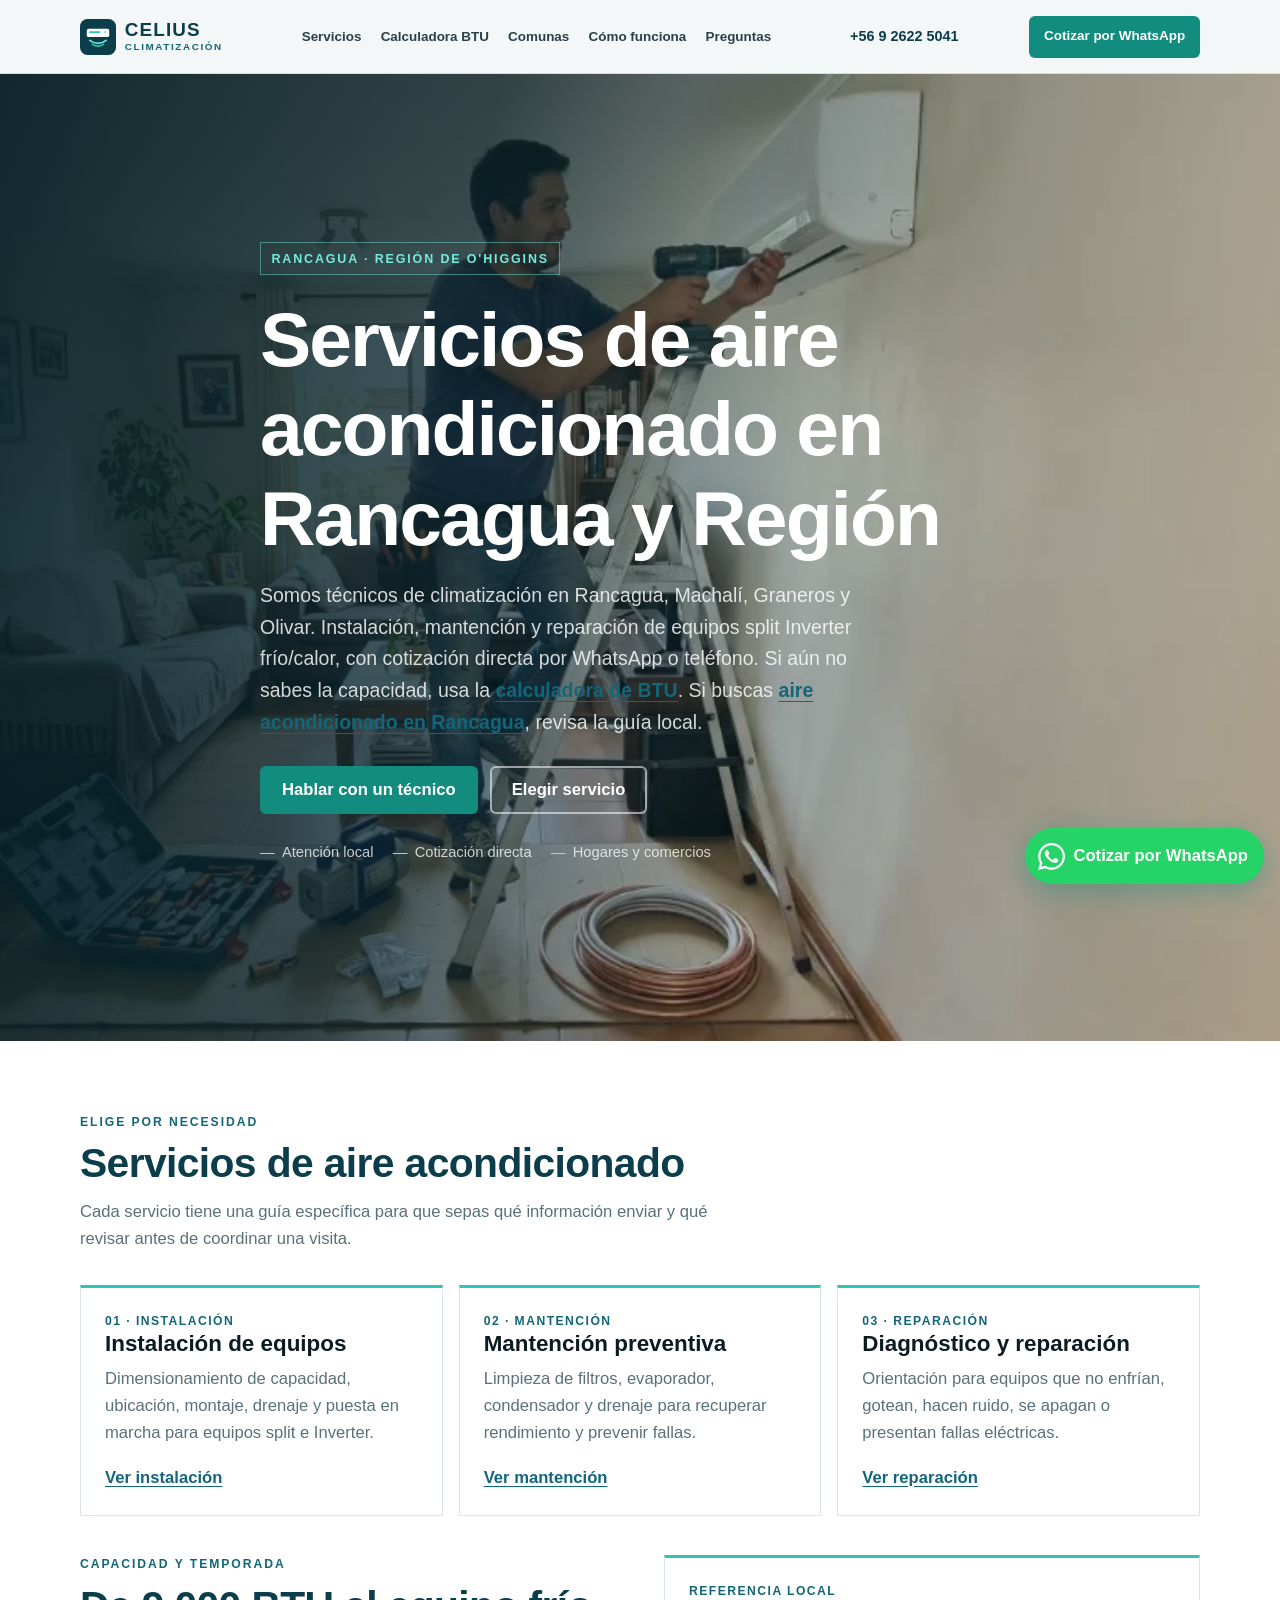
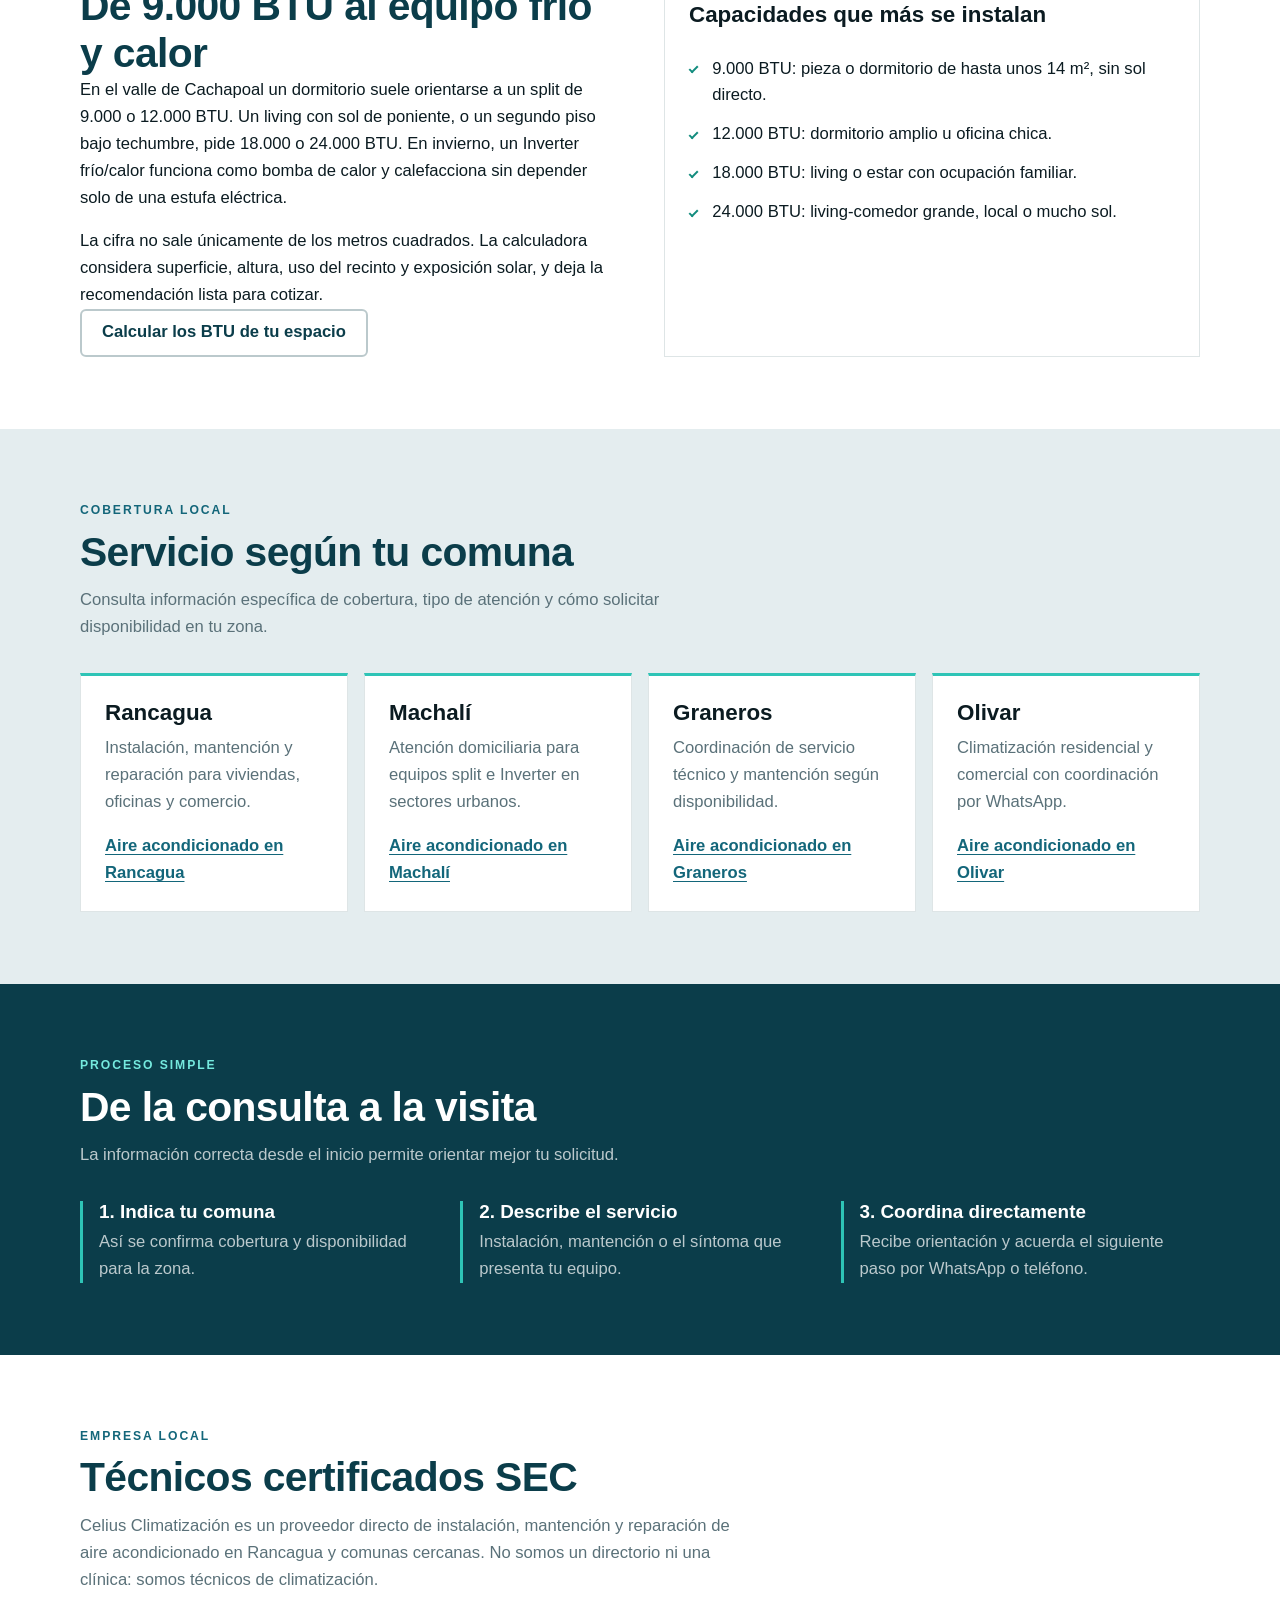
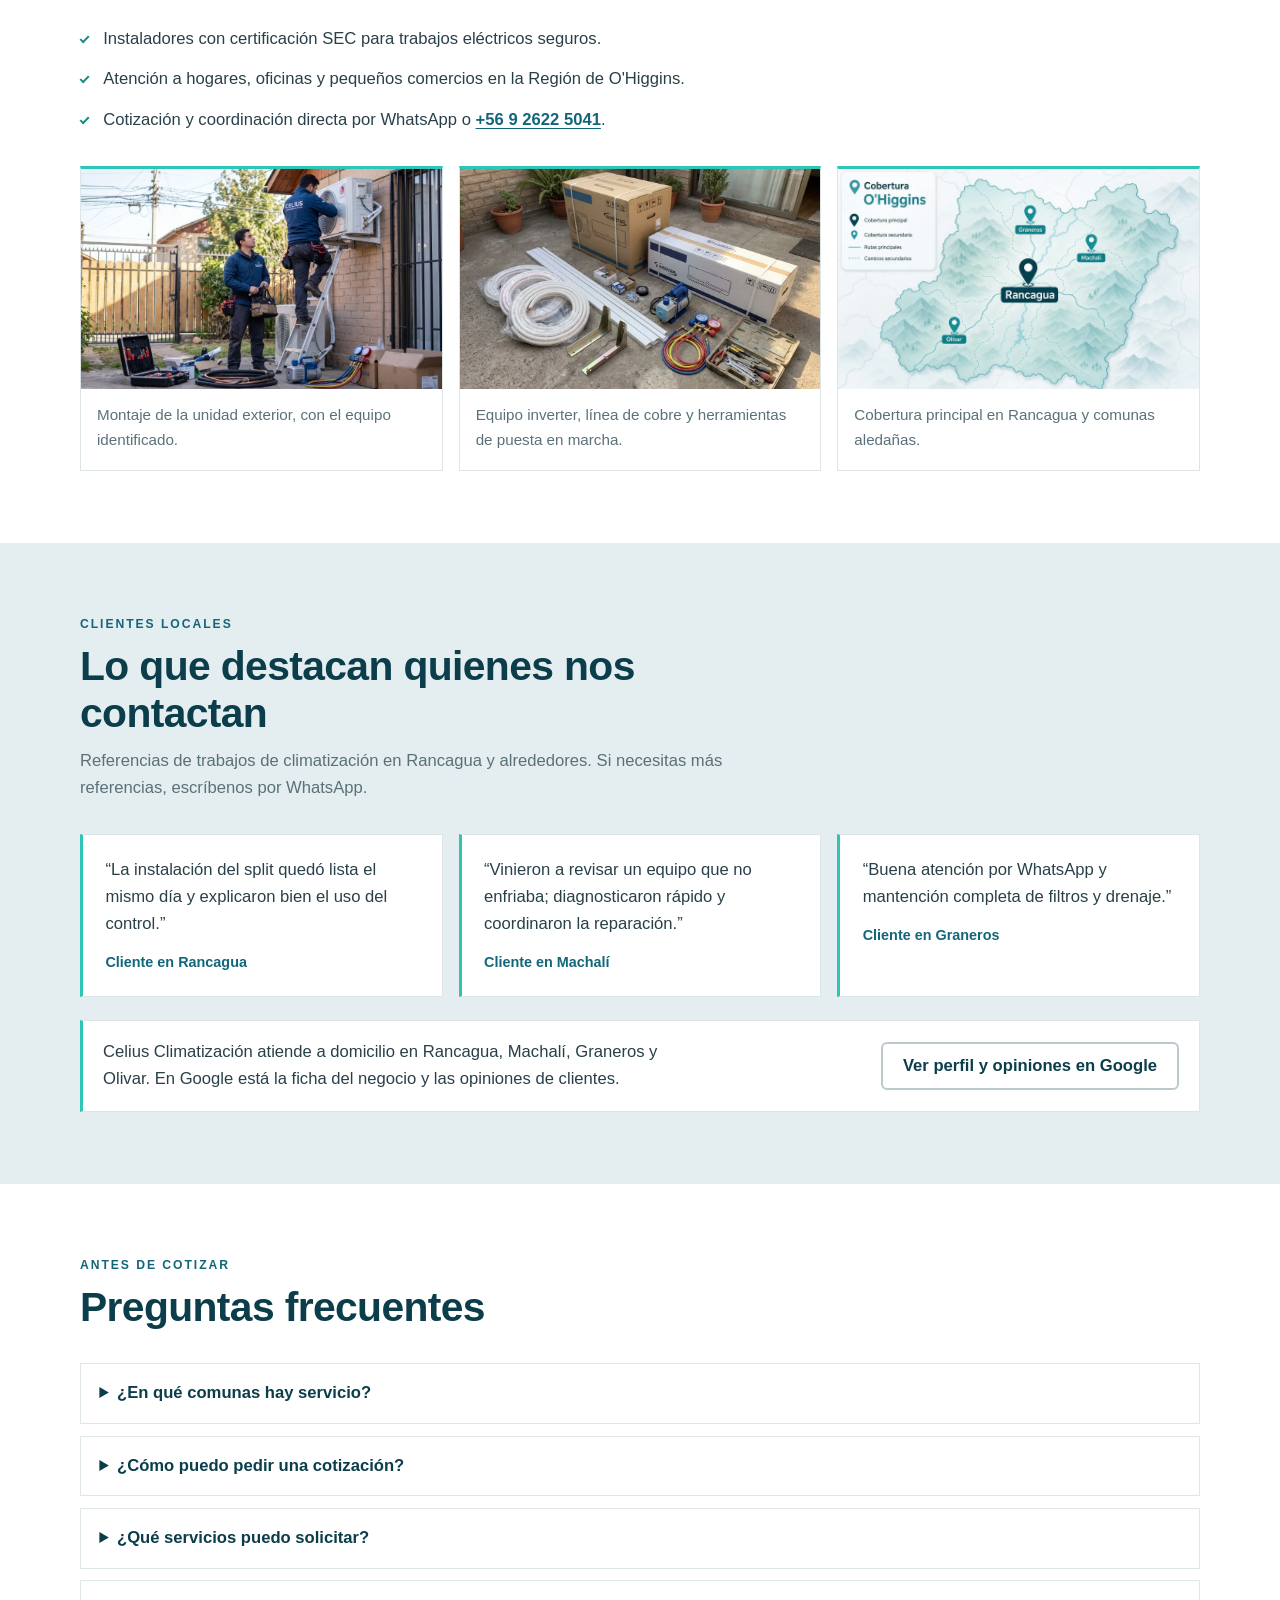
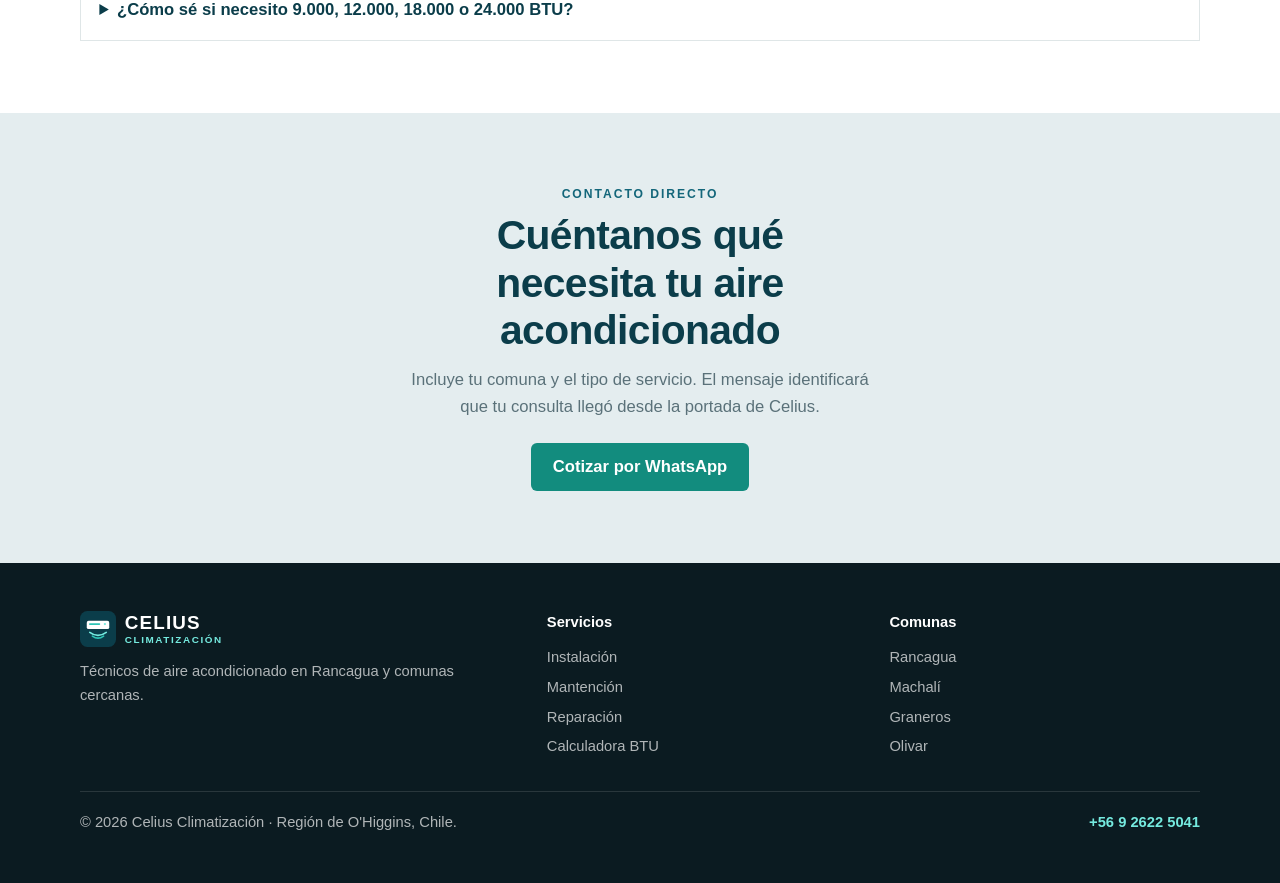
<file: index.html>
<!DOCTYPE html>
<html lang="es-CL">
<head>
  <meta charset="UTF-8">
  <meta name="viewport" content="width=device-width, initial-scale=1">
  <meta name="theme-color" content="#0B3D4A">
  <title>Celius Climatización | Servicios de Aire Acondicionado en Rancagua y Región</title>
  <meta name="description" content="Cotiza instalación, mantención y reparación de aire acondicionado en Rancagua, Machalí, Graneros y Olivar. Contacto directo por WhatsApp.">
  <meta name="robots" content="index, follow, max-image-preview:large">
  <meta name="geo.region" content="CL-LI">
  <meta name="geo.placename" content="Rancagua">
  <meta name="author" content="Celius Climatización">
  <link rel="canonical" href="https://www.celius.cl/">
<link rel="icon" href="/favicon.ico?v=20261123" sizes="any">
  <link rel="icon" type="image/svg+xml" href="/favicon.svg?v=20261123">
  <link rel="icon" type="image/png" href="/favicon-32.png?v=20261123" sizes="32x32">
  <link rel="icon" type="image/png" href="/icon-192.png" sizes="192x192">
  <link rel="apple-touch-icon" href="/icon-192.png">
  <link rel="preload" as="image" href="/images/hero-tecnico-living.webp" type="image/webp" fetchpriority="high">
  <link rel="stylesheet" href="/assets/site.css?v=20261123c">
  <link rel="alternate" type="text/plain" title="LLMs.txt" href="https://www.celius.cl/llms.txt">
  <meta property="og:type" content="website">
  <meta property="og:locale" content="es_CL">
  <meta property="og:site_name" content="Celius Climatización">
  <meta property="og:title" content="Celius Climatización | Servicios de Aire Acondicionado en Rancagua y Región">
  <meta property="og:description" content="Instalación, mantención y reparación de aire acondicionado en Rancagua y comunas cercanas. Cotiza por WhatsApp.">
  <meta property="og:url" content="https://www.celius.cl/">
  <meta property="og:image" content="https://www.celius.cl/og-image.jpg?v=20261123">
  <meta property="og:image:width" content="1200">
  <meta property="og:image:height" content="630">
  <meta property="og:image:alt" content="Celius Climatización, aire acondicionado en Rancagua y la Región de O'Higgins">
  <meta name="twitter:card" content="summary_large_image">
  <meta name="twitter:title" content="Celius Climatización | Servicios de Aire Acondicionado en Rancagua y Región">
  <meta name="twitter:description" content="Cotiza instalación, mantención o reparación en Rancagua y alrededores.">
  <meta name="twitter:image" content="https://www.celius.cl/og-image.jpg?v=20261123">
  <!-- GA4 (G-91S6S167R1) se carga desde /assets/site.js — un solo lugar. -->
  <script type="application/ld+json">
  {
    "@context": "https://schema.org",
    "@graph": [
      {
        "@type": "WebSite",
        "@id": "https://www.celius.cl/#website",
        "url": "https://www.celius.cl/",
        "name": "Celius Climatización",
        "alternateName": "Celius Aire Acondicionado",
        "inLanguage": "es-CL",
        "publisher": {"@id": "https://www.celius.cl/#business"}
      },
      {
        "@type": "WebPage",
        "@id": "https://www.celius.cl/#webpage",
        "url": "https://www.celius.cl/",
        "name": "Celius Climatización | Servicios de Aire Acondicionado en Rancagua y Región",
        "description": "Técnicos de aire acondicionado en Rancagua, Machalí, Graneros y Olivar: instalación, mantención y reparación con cotización directa.",
        "isPartOf": {"@id": "https://www.celius.cl/#website"},
        "about": {"@id": "https://www.celius.cl/#business"},
        "inLanguage": "es-CL",
        "primaryImageOfPage": {"@type": "ImageObject", "url": "https://www.celius.cl/images/hero-tecnico-living.jpg", "width": 1024, "height": 571}
      },
      {
        "@type": ["HVACBusiness", "LocalBusiness"],
        "@id": "https://www.celius.cl/#business",
        "name": "Celius Climatización",
        "alternateName": ["Celius", "Celius Aire Acondicionado"],
        "legalName": "Celius Climatización",
        "url": "https://www.celius.cl/",
        "telephone": "+56926225041",
        "image": "https://www.celius.cl/images/hero-instalacion-exterior.jpg",
        "logo": {"@type": "ImageObject", "url": "https://www.celius.cl/icon-512.png", "width": 512, "height": 512},
        "priceRange": "$$",
        "description": "Técnicos de aire acondicionado en Rancagua: instalación, mantención y reparación de climatización para hogares y comercios. Atención a domicilio en Machalí, Graneros y Olivar.",
        "address": {
          "@type": "PostalAddress",
          "addressLocality": "Rancagua",
          "addressRegion": "Región del Libertador General Bernardo O'Higgins",
          "addressCountry": "CL"
        },
        "geo": {
          "@type": "GeoCircle",
          "geoMidpoint": {"@type": "GeoCoordinates", "latitude": -34.1654, "longitude": -70.7398},
          "geoRadius": "25000"
        },
        "areaServed": [
          {"@type": "City", "name": "Rancagua", "sameAs": "https://www.wikidata.org/wiki/Q4582"},
          {"@type": "City", "name": "Machalí", "sameAs": "https://www.wikidata.org/wiki/Q16915"},
          {"@type": "City", "name": "Graneros", "sameAs": "https://www.wikidata.org/wiki/Q13068"},
          {"@type": "City", "name": "Olivar", "sameAs": "https://www.wikidata.org/wiki/Q51053"},
          {"@type": "AdministrativeArea", "name": "Región del Libertador General Bernardo O'Higgins", "sameAs": "https://www.wikidata.org/wiki/Q2133"}
        ],
        "knowsAbout": ["aire acondicionado", "climatización", "instalación split", "aire acondicionado inverter frío calor", "cálculo de BTU", "mantención inverter", "certificación SEC"],
        "sameAs": [
          "https://www.google.com/search?kgmid=/g/11_0j950ym",
          "https://share.google/n70Rb0o22h0WcMHFc"
        ],
        "hasMap": "https://www.google.com/search?kgmid=/g/11_0j950ym&hl=es-CL",
        "hasCredential": {
          "@type": "EducationalOccupationalCredential",
          "name": "Instalador autorizado SEC",
          "credentialCategory": "Certificación SEC",
          "recognizedBy": {"@type": "Organization", "name": "Superintendencia de Electricidad y Combustibles"}
        },
        "openingHoursSpecification": {
          "@type": "OpeningHoursSpecification",
          "dayOfWeek": ["Monday", "Tuesday", "Wednesday", "Thursday", "Friday", "Saturday"],
          "opens": "09:00",
          "closes": "19:00"
        },
        "hasOfferCatalog": {
          "@type": "OfferCatalog",
          "name": "Servicios de aire acondicionado",
          "itemListElement": [
            {"@type": "Offer", "itemOffered": {"@type": "Service", "name": "Instalación de aire acondicionado", "url": "https://www.celius.cl/instalacion-aire-acondicionado/"}},
            {"@type": "Offer", "itemOffered": {"@type": "Service", "name": "Mantención de aire acondicionado", "url": "https://www.celius.cl/mantencion-aire-acondicionado/"}},
            {"@type": "Offer", "itemOffered": {"@type": "Service", "name": "Reparación de aire acondicionado", "url": "https://www.celius.cl/reparacion-aire-acondicionado/"}},
            {"@type": "Offer", "itemOffered": {"@type": "Service", "name": "Calculadora de BTU", "url": "https://www.celius.cl/calculadora-btu/"}}
          ]
        }
      },
      {
        "@type": "FAQPage",
        "mainEntity": [
          {
            "@type": "Question",
            "name": "¿En qué comunas hay servicio de aire acondicionado?",
            "acceptedAnswer": {"@type": "Answer", "text": "La cobertura principal incluye Rancagua, Machalí, Graneros y Olivar, sujeta a disponibilidad del técnico."}
          },
          {
            "@type": "Question",
            "name": "¿Cómo puedo pedir una cotización?",
            "acceptedAnswer": {"@type": "Answer", "text": "Puedes escribir por WhatsApp indicando tu comuna, el servicio que necesitas y, si corresponde, una foto del equipo."}
          },
          {
            "@type": "Question",
            "name": "¿Qué servicios de climatización se pueden cotizar?",
            "acceptedAnswer": {"@type": "Answer", "text": "Puedes solicitar instalación de equipos, mantención preventiva, diagnóstico, reparación y revisión de una posible recarga de refrigerante."}
          },
          {
            "@type": "Question",
            "name": "¿Cómo sé si necesito 9.000, 12.000, 18.000 o 24.000 BTU?",
            "acceptedAnswer": {"@type": "Answer", "text": "Depende de los metros, la altura, el uso y el sol. Un dormitorio sombrío suele quedar en 9.000 o 12.000 BTU y un living con poniente en 18.000 o 24.000 BTU. La calculadora de Celius orienta el rango, y la visita confirma muro, drenaje y punto eléctrico. Para calefacción de invierno se usa un equipo Inverter frío/calor."}
          }
        ]
      }
    ]
  }
  </script>
</head>
<body data-page="inicio">
  <a class="skip-link" href="#contenido">Saltar al contenido</a>
  <header class="site-header">
    <div class="wrap header-inner">
      <a class="logo" href="/" aria-label="Celius Climatización, inicio"><svg class="logo-iso" viewBox="0 0 48 48" aria-hidden="true" focusable="false"><rect width="48" height="48" rx="10" fill="#0B3D4A"/><rect x="9" y="13" width="30" height="11" rx="2.5" fill="#fff"/><rect x="12" y="16.2" width="15" height="2.4" rx="1.2" fill="#2EC4B6"/><circle cx="33.2" cy="17.4" r="1.5" fill="#75EADF"/><path d="M13 28.5c7 5.2 15 5.2 22 0" fill="none" stroke="#75EADF" stroke-width="2.2" stroke-linecap="round"/><path d="M16.5 33.5c5 3.6 10 3.6 15 0" fill="none" stroke="#2EC4B6" stroke-width="2.2" stroke-linecap="round"/></svg><span class="logo-words"><span class="logo-mark">Celius</span><span class="logo-sub">Climatización</span></span></a>
      <button class="nav-toggle" type="button" aria-expanded="false" aria-controls="site-nav" aria-label="Abrir menú"><span></span></button>
      <nav class="site-nav" id="site-nav" aria-label="Principal">
        <ul>
          <li><a href="/#servicios">Servicios</a></li><li><a href="/calculadora-btu/">Calculadora BTU</a></li>
          <li><a href="/#cobertura">Comunas</a></li>
          <li><a href="/#como-funciona">Cómo funciona</a></li>
          <li><a href="/#preguntas">Preguntas</a></li>
        </ul>
      </nav>
      <a class="header-phone" href="tel:+56926225041">+56 9 2622 5041</a>
      <a class="btn btn-primary header-cta" href="https://wa.me/56926225041" data-wa data-wa-source="inicio-header" data-wa-msg="Hola Celius Climatización, necesito cotizar un servicio de aire acondicionado. Mi comuna es:">Cotizar por WhatsApp</a>
    </div>
  </header>

  <main id="contenido">
    <section class="hero" aria-labelledby="hero-title">
      <div class="hero-media">
        <picture><source srcset="/images/hero-tecnico-living.webp" type="image/webp"><img src="/images/hero-tecnico-living.jpg" alt="Técnico de Celius instalando un split en el living de una casa" width="1024" height="571" fetchpriority="high" decoding="async"></picture>
      </div>
      <div class="wrap hero-content">
        <span class="brand-kicker">Rancagua · Región de O'Higgins</span>
        <h1 id="hero-title">Servicios de aire acondicionado en Rancagua y Región</h1>
        <p class="hero-lead">Somos técnicos de climatización en Rancagua, Machalí, Graneros y Olivar. Instalación, mantención y reparación de equipos split Inverter frío/calor, con cotización directa por WhatsApp o teléfono. Si aún no sabes la capacidad, usa la <a class="text-link" href="/calculadora-btu/">calculadora de BTU</a>. Si buscas <a class="text-link" href="/aire-acondicionado-rancagua/">aire acondicionado en Rancagua</a>, revisa la guía local.</p>
        <div class="hero-actions">
          <a class="btn btn-primary" href="https://wa.me/56926225041" data-wa data-wa-source="inicio-hero" data-wa-msg="Hola Celius Climatización, necesito ayuda con un aire acondicionado. Mi comuna es:">Hablar con un técnico</a>
          <a class="btn btn-light" href="#servicios">Elegir servicio</a>
        </div>
        <div class="proof-line" aria-label="Características del servicio">
          <span>Atención local</span><span>Cotización directa</span><span>Hogares y comercios</span>
        </div>
      </div>
    </section>

    <section class="surface" id="servicios">
      <div class="wrap">
        <div class="section-head reveal">
          <span class="eyebrow">Elige por necesidad</span>
          <h2>Servicios de aire acondicionado</h2>
          <p>Cada servicio tiene una guía específica para que sepas qué información enviar y qué revisar antes de coordinar una visita.</p>
        </div>
        <div class="card-grid cols-3">
          <article class="card reveal">
            <span class="number">01 · INSTALACIÓN</span>
            <h3>Instalación de equipos</h3>
            <p>Dimensionamiento de capacidad, ubicación, montaje, drenaje y puesta en marcha para equipos split e Inverter.</p>
            <a class="text-link" href="/instalacion-aire-acondicionado/">Ver instalación</a>
          </article>
          <article class="card reveal">
            <span class="number">02 · MANTENCIÓN</span>
            <h3>Mantención preventiva</h3>
            <p>Limpieza de filtros, evaporador, condensador y drenaje para recuperar rendimiento y prevenir fallas.</p>
            <a class="text-link" href="/mantencion-aire-acondicionado/">Ver mantención</a>
          </article>
          <article class="card reveal">
            <span class="number">03 · REPARACIÓN</span>
            <h3>Diagnóstico y reparación</h3>
            <p>Orientación para equipos que no enfrían, gotean, hacen ruido, se apagan o presentan fallas eléctricas.</p>
            <a class="text-link" href="/reparacion-aire-acondicionado/">Ver reparación</a>
          </article>
        </div>
        <div class="split" style="margin-top:2.4rem">
          <div class="split-copy reveal">
            <span class="eyebrow">Capacidad y temporada</span>
            <h2>De 9.000 BTU al equipo frío y calor</h2>
            <p>En el valle de Cachapoal un dormitorio suele orientarse a un split de 9.000 o 12.000 BTU. Un living con sol de poniente, o un segundo piso bajo techumbre, pide 18.000 o 24.000 BTU. En invierno, un Inverter frío/calor funciona como bomba de calor y calefacciona sin depender solo de una estufa eléctrica.</p>
            <p>La cifra no sale únicamente de los metros cuadrados. La calculadora considera superficie, altura, uso del recinto y exposición solar, y deja la recomendación lista para cotizar.</p>
            <a class="btn btn-outline" href="/calculadora-btu/">Calcular los BTU de tu espacio</a>
          </div>
          <aside class="card reveal">
            <span class="number">REFERENCIA LOCAL</span>
            <h3>Capacidades que más se instalan</h3>
            <ul class="check-list">
              <li>9.000 BTU: pieza o dormitorio de hasta unos 14 m², sin sol directo.</li>
              <li>12.000 BTU: dormitorio amplio u oficina chica.</li>
              <li>18.000 BTU: living o estar con ocupación familiar.</li>
              <li>24.000 BTU: living-comedor grande, local o mucho sol.</li>
            </ul>
          </aside>
        </div>
      </div>
    </section>

    <section class="deep" id="cobertura">
      <div class="wrap">
        <div class="section-head reveal">
          <span class="eyebrow">Cobertura local</span>
          <h2>Servicio según tu comuna</h2>
          <p>Consulta información específica de cobertura, tipo de atención y cómo solicitar disponibilidad en tu zona.</p>
        </div>
        <div class="card-grid cols-4">
          <article class="card reveal"><h3>Rancagua</h3><p>Instalación, mantención y reparación para viviendas, oficinas y comercio.</p><a class="text-link" href="/aire-acondicionado-rancagua/">Aire acondicionado en Rancagua</a></article>
          <article class="card reveal"><h3>Machalí</h3><p>Atención domiciliaria para equipos split e Inverter en sectores urbanos.</p><a class="text-link" href="/aire-acondicionado-machali/">Aire acondicionado en Machalí</a></article>
          <article class="card reveal"><h3>Graneros</h3><p>Coordinación de servicio técnico y mantención según disponibilidad.</p><a class="text-link" href="/aire-acondicionado-graneros/">Aire acondicionado en Graneros</a></article>
          <article class="card reveal"><h3>Olivar</h3><p>Climatización residencial y comercial con coordinación por WhatsApp.</p><a class="text-link" href="/aire-acondicionado-olivar/">Aire acondicionado en Olivar</a></article>
        </div>
      </div>
    </section>

    <section class="dark" id="como-funciona">
      <div class="wrap">
        <div class="section-head reveal">
          <span class="eyebrow">Proceso simple</span>
          <h2>De la consulta a la visita</h2>
          <p>La información correcta desde el inicio permite orientar mejor tu solicitud.</p>
        </div>
        <div class="feature-grid">
          <article class="feature reveal"><h3>1. Indica tu comuna</h3><p>Así se confirma cobertura y disponibilidad para la zona.</p></article>
          <article class="feature reveal"><h3>2. Describe el servicio</h3><p>Instalación, mantención o el síntoma que presenta tu equipo.</p></article>
          <article class="feature reveal"><h3>3. Coordina directamente</h3><p>Recibe orientación y acuerda el siguiente paso por WhatsApp o teléfono.</p></article>
        </div>
      </div>
    </section>

    <section class="surface" id="confianza">
      <div class="wrap">
        <div class="section-head reveal">
          <span class="eyebrow">Empresa local</span>
          <h2>Técnicos certificados SEC</h2>
          <p>Celius Climatización es un proveedor directo de instalación, mantención y reparación de aire acondicionado en Rancagua y comunas cercanas. No somos un directorio ni una clínica: somos técnicos de climatización.</p>
        </div>
        <ul class="trust-points reveal">
          <li>Instaladores con certificación SEC para trabajos eléctricos seguros.</li>
          <li>Atención a hogares, oficinas y pequeños comercios en la Región de O'Higgins.</li>
          <li>Cotización y coordinación directa por WhatsApp o <a class="text-link" href="tel:+56926225041">+56 9 2622 5041</a>.</li>
        </ul>
        <div class="work-grid" style="margin-top:2rem">
          <figure class="work-card reveal">
            <picture><source srcset="/images/trabajo-unidad-exterior.webp" type="image/webp"><img src="/images/trabajo-unidad-exterior.jpg" alt="Técnicos Celius montando la unidad exterior de un split en una fachada" width="1024" height="571" loading="lazy" decoding="async"></picture>
            <p>Montaje de la unidad exterior, con el equipo identificado.</p>
          </figure>
          <figure class="work-card reveal">
            <picture><source srcset="/images/kit-instalacion-inverter.webp" type="image/webp"><img src="/images/kit-instalacion-inverter.jpg" alt="Equipo inverter, cañerías y herramientas listos para una instalación de aire acondicionado" width="1024" height="764" loading="lazy" decoding="async"></picture>
            <p>Equipo inverter, línea de cobre y herramientas de puesta en marcha.</p>
          </figure>
          <figure class="work-card reveal">
            <picture><source srcset="/images/cobertura-ohiggins.webp" type="image/webp"><img src="/images/cobertura-ohiggins.jpg" alt="Mapa de cobertura Celius Climatización en Rancagua, Machalí, Graneros y Olivar" width="1536" height="1024" loading="lazy" decoding="async"></picture>
            <p>Cobertura principal en Rancagua y comunas aledañas.</p>
          </figure>
        </div>
      </div>
    </section>

    <section class="deep" id="opiniones">
      <div class="wrap">
        <div class="section-head reveal">
          <span class="eyebrow">Clientes locales</span>
          <h2>Lo que destacan quienes nos contactan</h2>
          <p>Referencias de trabajos de climatización en Rancagua y alrededores. Si necesitas más referencias, escríbenos por WhatsApp.</p>
        </div>
        <div class="quote-grid">
          <blockquote class="quote-card reveal">
            <p>“La instalación del split quedó lista el mismo día y explicaron bien el uso del control.”</p>
            <cite>Cliente en Rancagua</cite>
          </blockquote>
          <blockquote class="quote-card reveal">
            <p>“Vinieron a revisar un equipo que no enfriaba; diagnosticaron rápido y coordinaron la reparación.”</p>
            <cite>Cliente en Machalí</cite>
          </blockquote>
          <blockquote class="quote-card reveal">
            <p>“Buena atención por WhatsApp y mantención completa de filtros y drenaje.”</p>
            <cite>Cliente en Graneros</cite>
          </blockquote>
        </div>
        <div class="gmb-proof reveal">
          <p>Celius Climatización atiende a domicilio en Rancagua, Machalí, Graneros y Olivar. En Google está la ficha del negocio y las opiniones de clientes.</p>
          <a class="btn btn-outline" href="https://share.google/n70Rb0o22h0WcMHFc" data-gmb data-gmb-source="inicio-opiniones" target="_blank" rel="noopener noreferrer">Ver perfil y opiniones en Google</a>
        </div>
      </div>
    </section>

    <section class="surface" id="preguntas">
      <div class="wrap">
        <div class="section-head reveal">
          <span class="eyebrow">Antes de cotizar</span>
          <h2>Preguntas frecuentes</h2>
        </div>
        <div class="faq">
          <details class="reveal"><summary>¿En qué comunas hay servicio?</summary><p>La cobertura principal incluye Rancagua, Machalí, Graneros y Olivar, siempre sujeta a disponibilidad.</p></details>
          <details class="reveal"><summary>¿Cómo puedo pedir una cotización?</summary><p>Escribe por WhatsApp indicando comuna, tipo de servicio y una foto del equipo o del lugar de instalación si la tienes.</p></details>
          <details class="reveal"><summary>¿Qué servicios puedo solicitar?</summary><p>Instalación, mantención preventiva, diagnóstico, reparación y revisión técnica antes de una posible recarga de refrigerante.</p></details>
          <details class="reveal"><summary>¿Cómo sé si necesito 9.000, 12.000, 18.000 o 24.000 BTU?</summary><p>Depende de los metros, la altura, el uso y el sol. Un dormitorio sombrío suele quedar en 9.000 o 12.000 BTU; un living con poniente, en 18.000 o 24.000. Puedes estimarlo en la <a class="text-link" href="/calculadora-btu/">calculadora de BTU</a>. Si también quieres calefacción en invierno, el equipo debe ser Inverter frío/calor.</p></details>
        </div>
      </div>
    </section>

    <section class="cta-band deep">
      <div class="wrap reveal">
        <span class="eyebrow">Contacto directo</span>
        <h2>Cuéntanos qué necesita tu aire acondicionado</h2>
        <p>Incluye tu comuna y el tipo de servicio. El mensaje identificará que tu consulta llegó desde la portada de Celius.</p>
        <a class="btn btn-primary" href="https://wa.me/56926225041" data-wa data-wa-source="inicio-cta-final" data-wa-msg="Hola Celius Climatización, quiero cotizar un servicio. Mi comuna es:">Cotizar por WhatsApp</a>
      </div>
    </section>
  </main>

  <footer class="site-footer">
    <div class="wrap footer-grid">
      <div>
        <a class="logo" href="/" aria-label="Celius Climatización, inicio"><svg class="logo-iso" viewBox="0 0 48 48" aria-hidden="true" focusable="false"><rect width="48" height="48" rx="10" fill="#0B3D4A"/><rect x="9" y="13" width="30" height="11" rx="2.5" fill="#fff"/><rect x="12" y="16.2" width="15" height="2.4" rx="1.2" fill="#2EC4B6"/><circle cx="33.2" cy="17.4" r="1.5" fill="#75EADF"/><path d="M13 28.5c7 5.2 15 5.2 22 0" fill="none" stroke="#75EADF" stroke-width="2.2" stroke-linecap="round"/><path d="M16.5 33.5c5 3.6 10 3.6 15 0" fill="none" stroke="#2EC4B6" stroke-width="2.2" stroke-linecap="round"/></svg><span class="logo-words"><span class="logo-mark">Celius</span><span class="logo-sub">Climatización</span></span></a>
        <p>Técnicos de aire acondicionado en Rancagua y comunas cercanas.</p>
      </div>
      <div>
        <p class="footer-title">Servicios</p>
        <ul class="footer-links">
          <li><a href="/instalacion-aire-acondicionado/">Instalación</a></li>
          <li><a href="/mantencion-aire-acondicionado/">Mantención</a></li>
          <li><a href="/reparacion-aire-acondicionado/">Reparación</a></li><li><a href="/calculadora-btu/">Calculadora BTU</a></li>
        </ul>
      </div>
      <div>
        <p class="footer-title">Comunas</p>
        <ul class="footer-links">
          <li><a href="/aire-acondicionado-rancagua/">Rancagua</a></li>
          <li><a href="/aire-acondicionado-machali/">Machalí</a></li>
          <li><a href="/aire-acondicionado-graneros/">Graneros</a></li>
          <li><a href="/aire-acondicionado-olivar/">Olivar</a></li>
        </ul>
      </div>
    </div>
    <div class="wrap footer-meta"><p>© <span id="year"></span> Celius Climatización · Región de O'Higgins, Chile.</p><p class="footer-contact"><a href="tel:+56926225041">+56 9 2622 5041</a></p></div>
  </footer>

  <a class="wa-float" href="https://wa.me/56926225041" data-wa data-wa-source="inicio-flotante" data-wa-msg="Hola Celius Climatización, necesito cotizar un servicio de aire acondicionado. Mi comuna es:" aria-label="Contactar por WhatsApp">
    <svg viewBox="0 0 24 24" aria-hidden="true" fill="currentColor"><path d="M17.472 14.382c-.297-.149-1.758-.867-2.03-.967-.273-.099-.471-.148-.67.15-.197.297-.767.966-.94 1.164-.173.199-.347.223-.644.075-.297-.15-1.255-.463-2.39-1.475-.883-.788-1.48-1.761-1.653-2.059-.173-.297-.018-.458.13-.606.134-.133.298-.347.446-.52.149-.174.198-.298.298-.497.099-.198.05-.371-.025-.52-.075-.149-.669-1.612-.916-2.207-.242-.579-.487-.5-.669-.51-.173-.008-.371-.01-.57-.01-.198 0-.52.074-.792.372-.272.297-1.04 1.016-1.04 2.479 0 1.462 1.065 2.875 1.213 3.074.149.198 2.096 3.2 5.077 4.487.709.306 1.262.489 1.694.625.712.227 1.36.195 1.871.118.571-.085 1.758-.719 2.006-1.413.248-.694.248-1.289.173-1.413-.074-.124-.272-.198-.57-.347m-5.421 7.403h-.004a9.87 9.87 0 01-5.031-1.378l-.361-.214-3.741.982.998-3.648-.235-.374a9.86 9.86 0 01-1.51-5.26c.001-5.45 4.436-9.884 9.888-9.884 2.64 0 5.122 1.03 6.988 2.898a9.825 9.825 0 012.893 6.994c-.003 5.45-4.435 9.884-9.885 9.884m8.413-18.297A11.815 11.815 0 0012.05 0C5.495 0 .16 5.335.157 11.892c0 2.096.547 4.142 1.588 5.945L.057 24l6.305-1.654a11.882 11.882 0 005.683 1.448h.005c6.554 0 11.89-5.335 11.893-11.893a11.821 11.821 0 00-3.48-8.413z"/></svg>
    <span class="wa-label">Cotizar por WhatsApp</span>
  </a>
  <script src="/assets/site.js?v=20261123" defer></script>
</body>
</html>
</file>
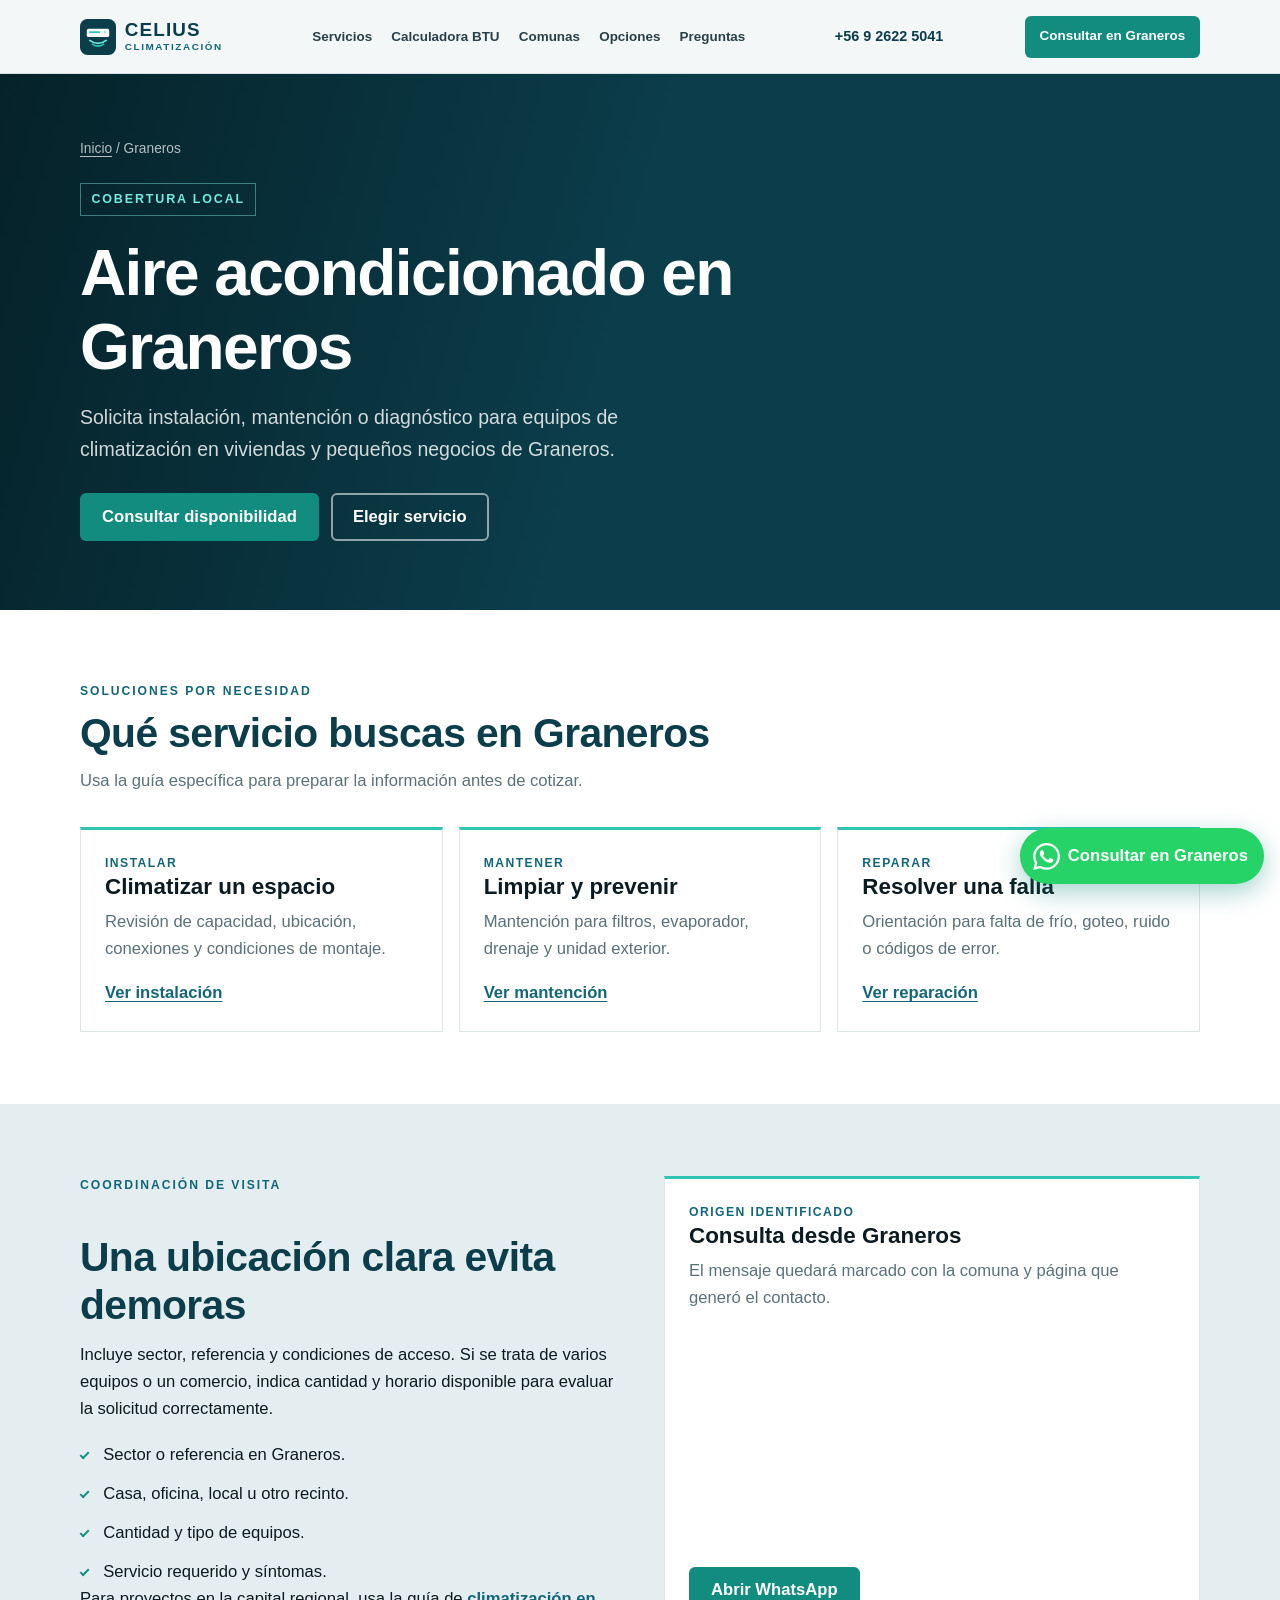
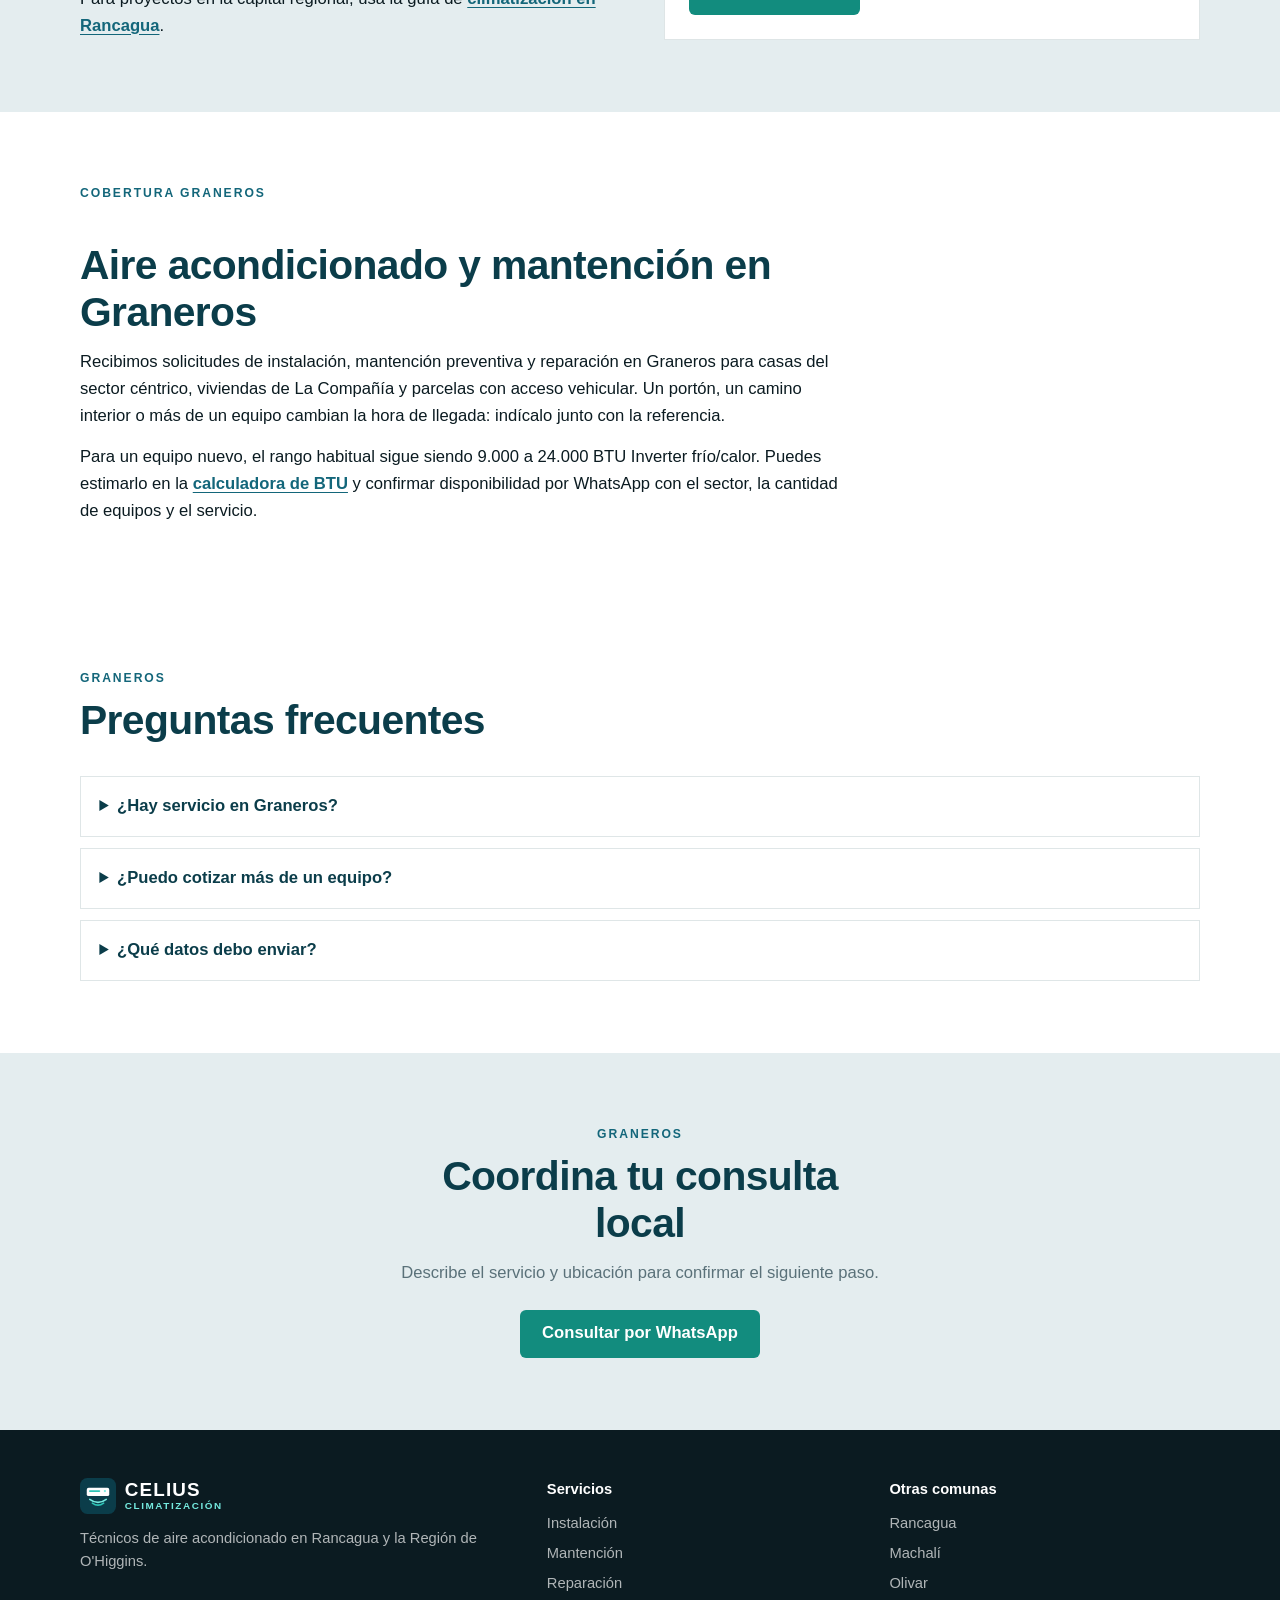
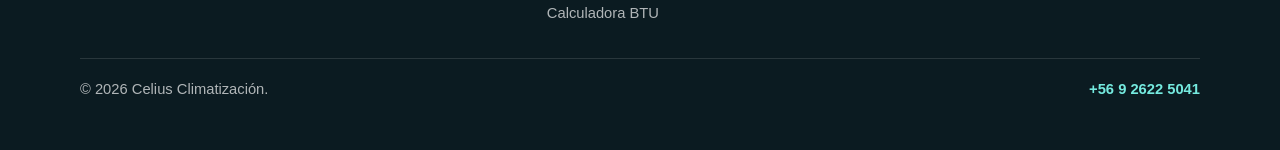
<file: aire-acondicionado-graneros/index.html>
<!DOCTYPE html>
<html lang="es-CL">
<head>
  <meta charset="UTF-8"><meta name="viewport" content="width=device-width, initial-scale=1"><meta name="theme-color" content="#0B3D4A">
  <title>Aire Acondicionado en Graneros | Servicio Técnico Local</title>
  <meta name="description" content="Cotiza instalación, mantención y reparación de aire acondicionado en Graneros. Atención residencial y comercial coordinada por WhatsApp.">
  <meta name="robots" content="index, follow, max-image-preview:large">
  <link rel="canonical" href="https://www.celius.cl/aire-acondicionado-graneros/"><link rel="icon" href="/favicon.ico?v=20261123" sizes="any">
  <link rel="icon" type="image/svg+xml" href="/favicon.svg?v=20261123">
  <link rel="icon" type="image/png" href="/favicon-32.png?v=20261123" sizes="32x32">
  <link rel="icon" type="image/png" href="/icon-192.png" sizes="192x192">
  <link rel="apple-touch-icon" href="/icon-192.png"><link rel="stylesheet" href="/assets/site.css?v=20261123">
  <meta property="og:type" content="website"><meta property="og:locale" content="es_CL"><meta property="og:site_name" content="Celius Climatización">
  <meta property="og:title" content="Aire Acondicionado en Graneros"><meta property="og:description" content="Instalación, mantención y reparación de climatización en Graneros."><meta property="og:url" content="https://www.celius.cl/aire-acondicionado-graneros/"><meta property="og:image" content="https://www.celius.cl/og-image.jpg?v=20261123"><meta property="og:image:width" content="1200"><meta property="og:image:height" content="630"><meta property="og:image:alt" content="Celius Climatización, aire acondicionado en Rancagua y la Región de O'Higgins"><meta name="twitter:card" content="summary_large_image"><meta name="twitter:title" content="Aire Acondicionado en Graneros"><meta name="twitter:description" content="Instalación, mantención y reparación de climatización en Graneros."><meta name="twitter:image" content="https://www.celius.cl/og-image.jpg?v=20261123">
  <script type="application/ld+json">
  {
    "@context":"https://schema.org",
    "@graph":[
      {
        "@type": ["HVACBusiness", "LocalBusiness"],
        "@id": "https://www.celius.cl/#business",
        "name": "Celius Climatización",
        "alternateName": ["Celius", "Celius Aire Acondicionado"],
        "legalName": "Celius Climatización",
        "url": "https://www.celius.cl/",
        "telephone": "+56926225041",
        "image": "https://www.celius.cl/images/hero-instalacion-exterior.jpg",
        "logo": {"@type": "ImageObject", "url": "https://www.celius.cl/icon-512.png", "width": 512, "height": 512},
        "priceRange": "$$",
        "description": "Técnicos de aire acondicionado en Rancagua: instalación, mantención y reparación de climatización para hogares y comercios. Atención a domicilio en Machalí, Graneros y Olivar.",
        "address": {
          "@type": "PostalAddress",
          "addressLocality": "Rancagua",
          "addressRegion": "Región del Libertador General Bernardo O'Higgins",
          "addressCountry": "CL"
        },
        "geo": {
          "@type": "GeoCircle",
          "geoMidpoint": {"@type": "GeoCoordinates", "latitude": -34.1654, "longitude": -70.7398},
          "geoRadius": "25000"
        },
        "areaServed": [
          {"@type": "City", "name": "Rancagua", "sameAs": "https://www.wikidata.org/wiki/Q4582"},
          {"@type": "City", "name": "Machalí", "sameAs": "https://www.wikidata.org/wiki/Q16915"},
          {"@type": "City", "name": "Graneros", "sameAs": "https://www.wikidata.org/wiki/Q13068"},
          {"@type": "City", "name": "Olivar", "sameAs": "https://www.wikidata.org/wiki/Q51053"},
          {"@type": "AdministrativeArea", "name": "Región del Libertador General Bernardo O'Higgins", "sameAs": "https://www.wikidata.org/wiki/Q2133"}
        ],
        "knowsAbout": ["aire acondicionado", "climatización", "instalación split", "aire acondicionado inverter frío calor", "cálculo de BTU", "mantención inverter", "certificación SEC"],
        "sameAs": [
          "https://www.google.com/search?kgmid=/g/11_0j950ym",
          "https://share.google/n70Rb0o22h0WcMHFc"
        ],
        "hasMap": "https://www.google.com/search?kgmid=/g/11_0j950ym&hl=es-CL",
        "hasCredential": {
          "@type": "EducationalOccupationalCredential",
          "name": "Instalador autorizado SEC",
          "credentialCategory": "Certificación SEC",
          "recognizedBy": {"@type": "Organization", "name": "Superintendencia de Electricidad y Combustibles"}
        },
        "openingHoursSpecification": {
          "@type": "OpeningHoursSpecification",
          "dayOfWeek": ["Monday", "Tuesday", "Wednesday", "Thursday", "Friday", "Saturday"],
          "opens": "09:00",
          "closes": "19:00"
        },
        "hasOfferCatalog": {
          "@type": "OfferCatalog",
          "name": "Servicios de aire acondicionado",
          "itemListElement": [
            {"@type": "Offer", "itemOffered": {"@type": "Service", "name": "Instalación de aire acondicionado", "url": "https://www.celius.cl/instalacion-aire-acondicionado/"}},
            {"@type": "Offer", "itemOffered": {"@type": "Service", "name": "Mantención de aire acondicionado", "url": "https://www.celius.cl/mantencion-aire-acondicionado/"}},
            {"@type": "Offer", "itemOffered": {"@type": "Service", "name": "Reparación de aire acondicionado", "url": "https://www.celius.cl/reparacion-aire-acondicionado/"}},
            {"@type": "Offer", "itemOffered": {"@type": "Service", "name": "Calculadora de BTU", "url": "https://www.celius.cl/calculadora-btu/"}}
          ]
        }
      },
      {"@type":"WebPage","@id":"https://www.celius.cl/aire-acondicionado-graneros/#webpage","url":"https://www.celius.cl/aire-acondicionado-graneros/","name":"Aire Acondicionado en Graneros","description":"Instalación, mantención y reparación de aire acondicionado en Graneros.","isPartOf":{"@id":"https://www.celius.cl/#website"},"about":{"@id":"https://www.celius.cl/#business"}},
      {"@type":"BreadcrumbList","itemListElement":[{"@type":"ListItem","position":1,"name":"Inicio","item":"https://www.celius.cl/"},{"@type":"ListItem","position":2,"name":"Aire acondicionado en Graneros","item":"https://www.celius.cl/aire-acondicionado-graneros/"}]},
      {"@type":"FAQPage","mainEntity":[
        {"@type":"Question","name":"¿Hay servicio de aire acondicionado en Graneros?","acceptedAnswer":{"@type":"Answer","text":"Se reciben solicitudes de instalación, mantención y reparación en Graneros, sujetas a disponibilidad y evaluación del servicio."}},
        {"@type":"Question","name":"¿Puedo cotizar más de un equipo?","acceptedAnswer":{"@type":"Answer","text":"Sí. Indica la cantidad, tipo de recinto y servicio requerido para orientar la solicitud."}},
        {"@type":"Question","name":"¿Qué datos debo enviar desde Graneros?","acceptedAnswer":{"@type":"Answer","text":"Comparte sector o referencia, tipo de propiedad, servicio, cantidad de equipos y fotos si están disponibles."}}
      ]}
    ]
  }
  </script>
</head>
<body data-page="comuna-graneros">
  <a class="skip-link" href="#contenido">Saltar al contenido</a>
  <header class="site-header"><div class="wrap header-inner">
    <a class="logo" href="/" aria-label="Celius Climatización, inicio"><svg class="logo-iso" viewBox="0 0 48 48" aria-hidden="true" focusable="false"><rect width="48" height="48" rx="10" fill="#0B3D4A"/><rect x="9" y="13" width="30" height="11" rx="2.5" fill="#fff"/><rect x="12" y="16.2" width="15" height="2.4" rx="1.2" fill="#2EC4B6"/><circle cx="33.2" cy="17.4" r="1.5" fill="#75EADF"/><path d="M13 28.5c7 5.2 15 5.2 22 0" fill="none" stroke="#75EADF" stroke-width="2.2" stroke-linecap="round"/><path d="M16.5 33.5c5 3.6 10 3.6 15 0" fill="none" stroke="#2EC4B6" stroke-width="2.2" stroke-linecap="round"/></svg><span class="logo-words"><span class="logo-mark">Celius</span><span class="logo-sub">Climatización</span></span></a>
    <button class="nav-toggle" type="button" aria-expanded="false" aria-controls="site-nav" aria-label="Abrir menú"><span></span></button>
    <nav class="site-nav" id="site-nav" aria-label="Principal"><ul><li><a href="/#servicios">Servicios</a></li><li><a href="/calculadora-btu/">Calculadora BTU</a></li><li><a href="/#cobertura">Comunas</a></li><li><a href="#opciones">Opciones</a></li><li><a href="#preguntas">Preguntas</a></li></ul></nav>
    <a class="header-phone" href="tel:+56926225041">+56 9 2622 5041</a>
      <a class="btn btn-primary header-cta" href="https://wa.me/56926225041" data-wa data-wa-source="graneros-header" data-wa-msg="Hola Celius Climatización, necesito servicio de aire acondicionado en Graneros. Sector: / Necesito:">Consultar en Graneros</a>
  </div></header>
  <main id="contenido">
    <section class="page-hero"><div class="wrap">
      <nav class="breadcrumb" aria-label="Migas de pan"><a href="/">Inicio</a> / Graneros</nav>
      <span class="brand-kicker">Cobertura local</span><h1>Aire acondicionado en Graneros</h1>
      <p>Solicita instalación, mantención o diagnóstico para equipos de climatización en viviendas y pequeños negocios de Graneros.</p>
      <div class="hero-actions"><a class="btn btn-primary" href="https://wa.me/56926225041" data-wa data-wa-source="graneros-hero" data-wa-msg="Hola Celius Climatización, necesito servicio en Graneros. Sector: / Servicio:">Consultar disponibilidad</a><a class="btn btn-light" href="#opciones">Elegir servicio</a></div>
    </div></section>
    <section class="surface" id="opciones"><div class="wrap">
      <div class="section-head reveal"><span class="eyebrow">Soluciones por necesidad</span><h2>Qué servicio buscas en Graneros</h2><p>Usa la guía específica para preparar la información antes de cotizar.</p></div>
      <div class="card-grid cols-3">
        <article class="card reveal"><span class="number">INSTALAR</span><h3>Climatizar un espacio</h3><p>Revisión de capacidad, ubicación, conexiones y condiciones de montaje.</p><a class="text-link" href="/instalacion-aire-acondicionado/">Ver instalación</a></article>
        <article class="card reveal"><span class="number">MANTENER</span><h3>Limpiar y prevenir</h3><p>Mantención para filtros, evaporador, drenaje y unidad exterior.</p><a class="text-link" href="/mantencion-aire-acondicionado/">Ver mantención</a></article>
        <article class="card reveal"><span class="number">REPARAR</span><h3>Resolver una falla</h3><p>Orientación para falta de frío, goteo, ruido o códigos de error.</p><a class="text-link" href="/reparacion-aire-acondicionado/">Ver reparación</a></article>
      </div>
    </div></section>
    <section class="deep"><div class="wrap split">
      <div class="content reveal"><span class="eyebrow">Coordinación de visita</span><h2>Una ubicación clara evita demoras</h2><p>Incluye sector, referencia y condiciones de acceso. Si se trata de varios equipos o un comercio, indica cantidad y horario disponible para evaluar la solicitud correctamente.</p><ul class="check-list"><li>Sector o referencia en Graneros.</li><li>Casa, oficina, local u otro recinto.</li><li>Cantidad y tipo de equipos.</li><li>Servicio requerido y síntomas.</li></ul><p>Para proyectos en la capital regional, usa la guía de <a class="text-link" href="/aire-acondicionado-rancagua/">climatización en Rancagua</a>.</p></div>
      <aside class="card reveal"><span class="number">ORIGEN IDENTIFICADO</span><h3>Consulta desde Graneros</h3><p>El mensaje quedará marcado con la comuna y página que generó el contacto.</p><a class="btn btn-primary" href="https://wa.me/56926225041" data-wa data-wa-source="graneros-datos" data-wa-msg="Hola Celius Climatización, estoy en Graneros. Sector: / Cantidad de equipos: / Necesito:">Abrir WhatsApp</a></aside>
    </div></section>
    <section class="surface" id="cobertura-graneros"><div class="wrap">
      <div class="content reveal">
        <span class="eyebrow">Cobertura Graneros</span>
        <h2>Aire acondicionado y mantención en Graneros</h2>
        <p>Recibimos solicitudes de instalación, mantención preventiva y reparación en Graneros para casas del sector céntrico, viviendas de La Compañía y parcelas con acceso vehicular. Un portón, un camino interior o más de un equipo cambian la hora de llegada: indícalo junto con la referencia.</p>
        <p>Para un equipo nuevo, el rango habitual sigue siendo 9.000 a 24.000 BTU Inverter frío/calor. Puedes estimarlo en la <a class="text-link" href="/calculadora-btu/">calculadora de BTU</a> y confirmar disponibilidad por WhatsApp con el sector, la cantidad de equipos y el servicio.</p>
      </div>
    </div></section>
    <section class="surface" id="preguntas"><div class="wrap">
      <div class="section-head reveal"><span class="eyebrow">Graneros</span><h2>Preguntas frecuentes</h2></div>
      <div class="faq">
        <details class="reveal"><summary>¿Hay servicio en Graneros?</summary><p>Se reciben solicitudes de instalación, mantención y reparación, sujetas a disponibilidad y evaluación.</p></details>
        <details class="reveal"><summary>¿Puedo cotizar más de un equipo?</summary><p>Sí. Indica cantidad, tipo de recinto y servicio para orientar la solicitud.</p></details>
        <details class="reveal"><summary>¿Qué datos debo enviar?</summary><p>Sector o referencia, tipo de propiedad, servicio, cantidad de equipos y fotos si están disponibles.</p></details>
      </div>
    </div></section>
    <section class="cta-band deep"><div class="wrap reveal"><span class="eyebrow">Graneros</span><h2>Coordina tu consulta local</h2><p>Describe el servicio y ubicación para confirmar el siguiente paso.</p><a class="btn btn-primary" href="https://wa.me/56926225041" data-wa data-wa-source="graneros-cta-final" data-wa-msg="Hola Celius Climatización, necesito servicio en Graneros. Sector: / Servicio:">Consultar por WhatsApp</a></div></section>
  </main>
  <footer class="site-footer"><div class="wrap footer-grid">
    <div><a class="logo" href="/" aria-label="Celius Climatización, inicio"><svg class="logo-iso" viewBox="0 0 48 48" aria-hidden="true" focusable="false"><rect width="48" height="48" rx="10" fill="#0B3D4A"/><rect x="9" y="13" width="30" height="11" rx="2.5" fill="#fff"/><rect x="12" y="16.2" width="15" height="2.4" rx="1.2" fill="#2EC4B6"/><circle cx="33.2" cy="17.4" r="1.5" fill="#75EADF"/><path d="M13 28.5c7 5.2 15 5.2 22 0" fill="none" stroke="#75EADF" stroke-width="2.2" stroke-linecap="round"/><path d="M16.5 33.5c5 3.6 10 3.6 15 0" fill="none" stroke="#2EC4B6" stroke-width="2.2" stroke-linecap="round"/></svg><span class="logo-words"><span class="logo-mark">Celius</span><span class="logo-sub">Climatización</span></span></a><p>Técnicos de aire acondicionado en Rancagua y la Región de O'Higgins.</p></div>
    <div><p class="footer-title">Servicios</p><ul class="footer-links"><li><a href="/instalacion-aire-acondicionado/">Instalación</a></li><li><a href="/mantencion-aire-acondicionado/">Mantención</a></li><li><a href="/reparacion-aire-acondicionado/">Reparación</a></li><li><a href="/calculadora-btu/">Calculadora BTU</a></li></ul></div>
    <div><p class="footer-title">Otras comunas</p><ul class="footer-links"><li><a href="/aire-acondicionado-rancagua/">Rancagua</a></li><li><a href="/aire-acondicionado-machali/">Machalí</a></li><li><a href="/aire-acondicionado-olivar/">Olivar</a></li></ul></div>
  </div><div class="wrap footer-meta"><p>© <span id="year"></span> Celius Climatización.</p><p class="footer-contact"><a href="tel:+56926225041">+56 9 2622 5041</a></p></div></footer>
  <a class="wa-float" href="https://wa.me/56926225041" data-wa data-wa-source="graneros-flotante" data-wa-msg="Hola Celius Climatización, necesito servicio en Graneros. Necesito:" aria-label="Consultar servicio en Graneros"><svg viewBox="0 0 24 24" aria-hidden="true" fill="currentColor"><path d="M17.472 14.382c-.297-.149-1.758-.867-2.03-.967-.273-.099-.471-.148-.67.15-.197.297-.767.966-.94 1.164-.173.199-.347.223-.644.075-.297-.15-1.255-.463-2.39-1.475-.883-.788-1.48-1.761-1.653-2.059-.173-.297-.018-.458.13-.606.134-.133.298-.347.446-.52.149-.174.198-.298.298-.497.099-.198.05-.371-.025-.52-.075-.149-.669-1.612-.916-2.207-.242-.579-.487-.5-.669-.51-.173-.008-.371-.01-.57-.01-.198 0-.52.074-.792.372-.272.297-1.04 1.016-1.04 2.479 0 1.462 1.065 2.875 1.213 3.074.149.198 2.096 3.2 5.077 4.487.709.306 1.262.489 1.694.625.712.227 1.36.195 1.871.118.571-.085 1.758-.719 2.006-1.413.248-.694.248-1.289.173-1.413-.074-.124-.272-.198-.57-.347m-5.421 7.403h-.004a9.87 9.87 0 01-5.031-1.378l-.361-.214-3.741.982.998-3.648-.235-.374a9.86 9.86 0 01-1.51-5.26c.001-5.45 4.436-9.884 9.888-9.884 2.64 0 5.122 1.03 6.988 2.898a9.825 9.825 0 012.893 6.994c-.003 5.45-4.435 9.884-9.885 9.884m8.413-18.297A11.815 11.815 0 0012.05 0C5.495 0 .16 5.335.157 11.892c0 2.096.547 4.142 1.588 5.945L.057 24l6.305-1.654a11.882 11.882 0 005.683 1.448h.005c6.554 0 11.89-5.335 11.893-11.893a11.821 11.821 0 00-3.48-8.413z"/></svg><span class="wa-label">Consultar en Graneros</span></a>
  <script src="/assets/site.js?v=20261123" defer></script>
</body>
</html>
</file>
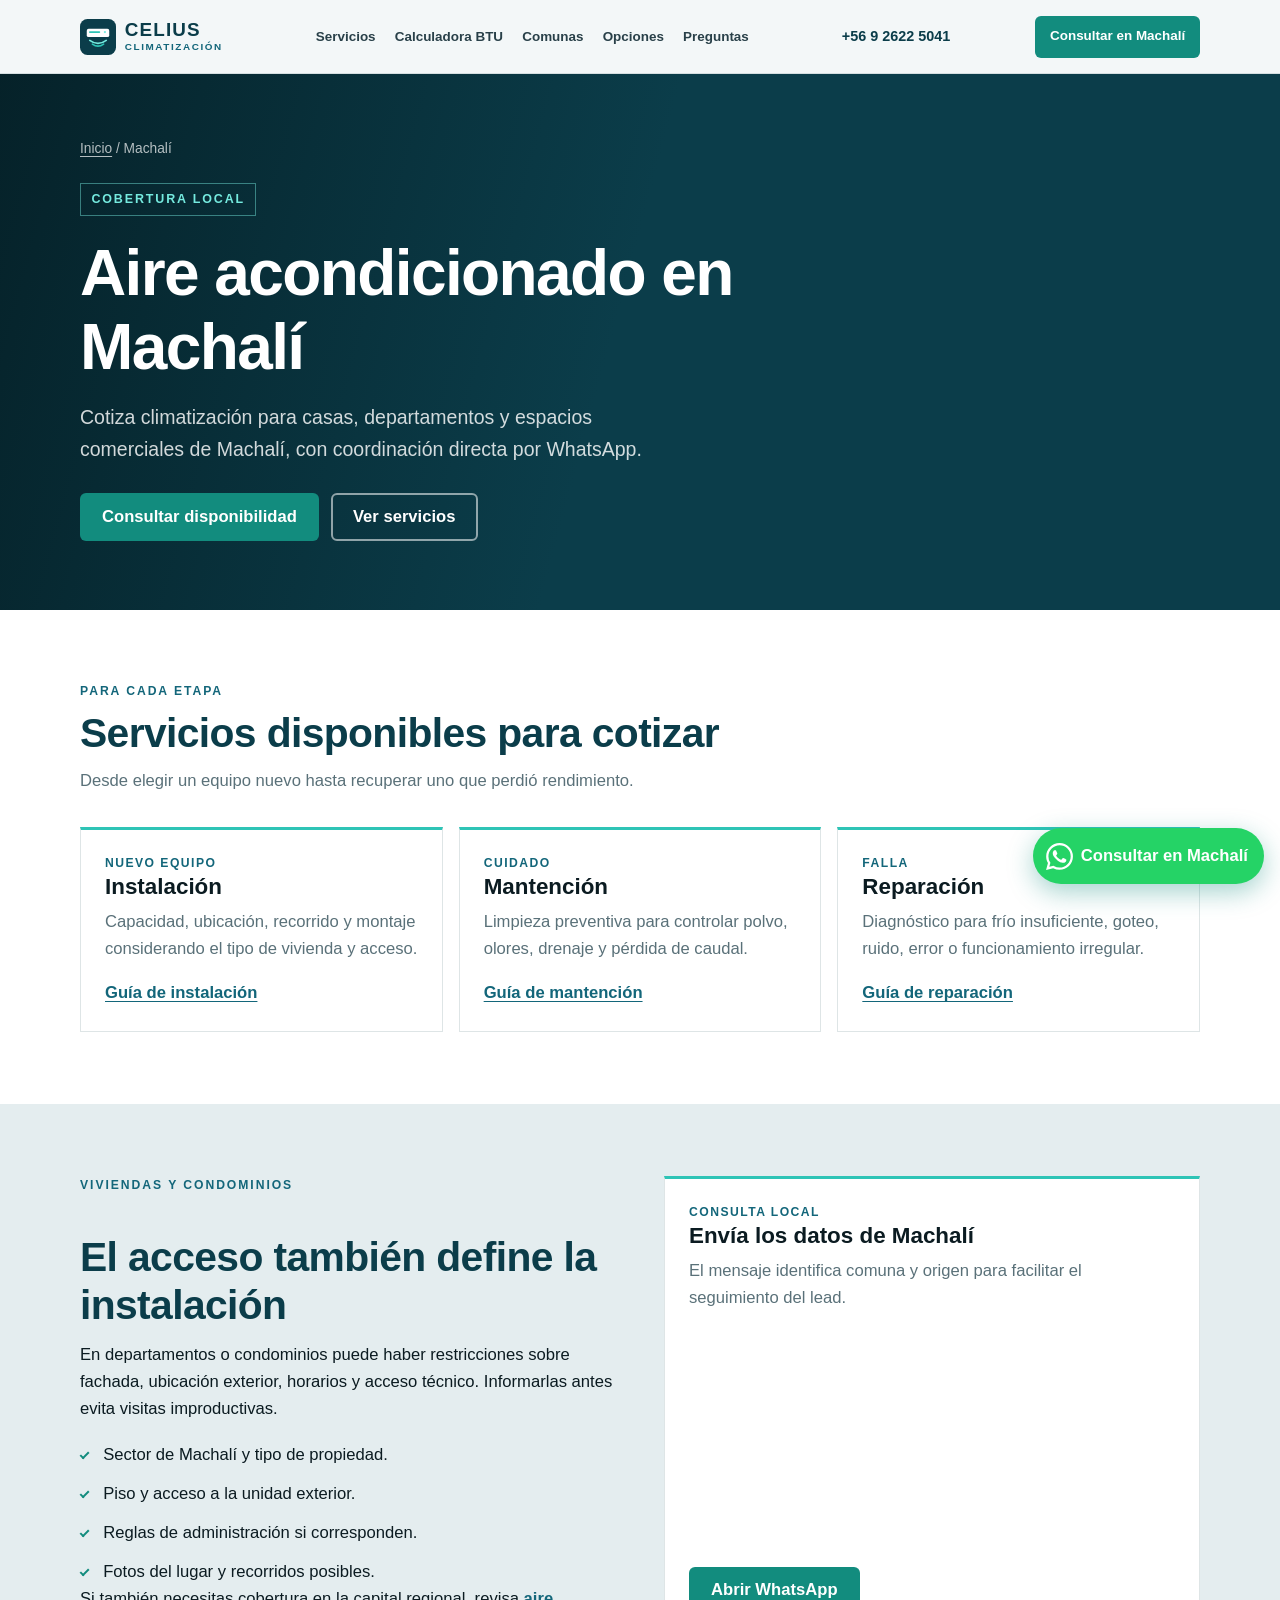
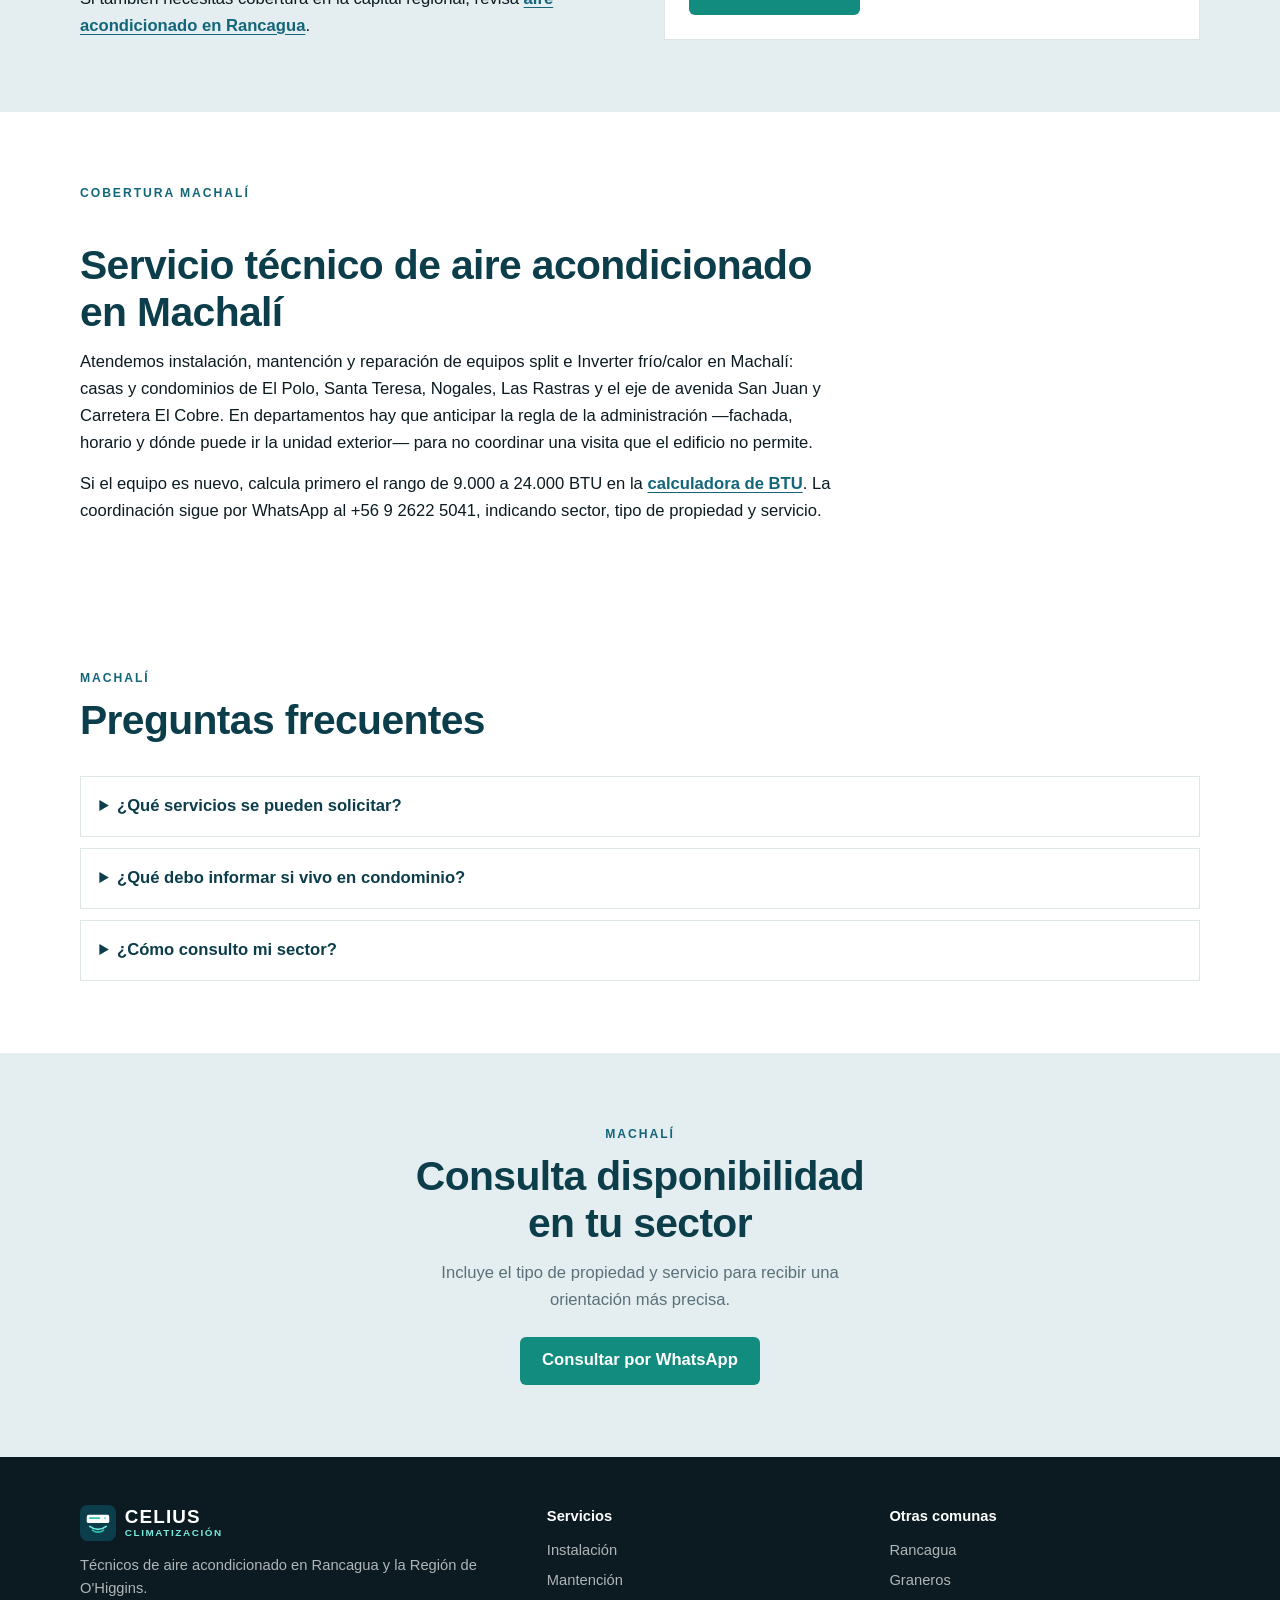
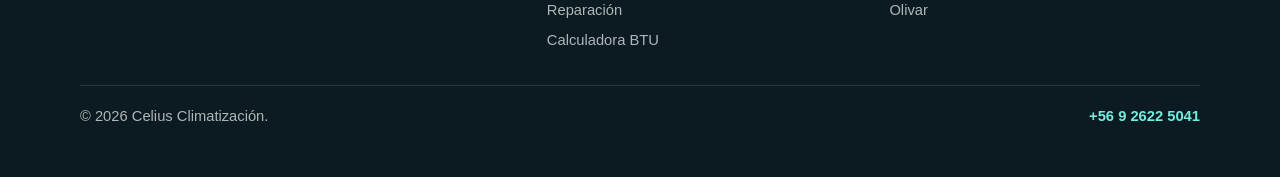
<file: aire-acondicionado-machali/index.html>
<!DOCTYPE html>
<html lang="es-CL">
<head>
  <meta charset="UTF-8"><meta name="viewport" content="width=device-width, initial-scale=1"><meta name="theme-color" content="#0B3D4A">
  <title>Aire Acondicionado en Machalí | Instalación y Mantención</title>
  <meta name="description" content="Cotiza instalación, mantención y reparación de aire acondicionado en Machalí. Atención para casas, departamentos y pequeños comercios por WhatsApp.">
  <meta name="robots" content="index, follow, max-image-preview:large">
  <link rel="canonical" href="https://www.celius.cl/aire-acondicionado-machali/"><link rel="icon" href="/favicon.ico?v=20261123" sizes="any">
  <link rel="icon" type="image/svg+xml" href="/favicon.svg?v=20261123">
  <link rel="icon" type="image/png" href="/favicon-32.png?v=20261123" sizes="32x32">
  <link rel="icon" type="image/png" href="/icon-192.png" sizes="192x192">
  <link rel="apple-touch-icon" href="/icon-192.png"><link rel="stylesheet" href="/assets/site.css?v=20261123">
  <meta property="og:type" content="website"><meta property="og:locale" content="es_CL"><meta property="og:site_name" content="Celius Climatización">
  <meta property="og:title" content="Aire Acondicionado en Machalí"><meta property="og:description" content="Instalación, mantención y reparación de climatización en Machalí."><meta property="og:url" content="https://www.celius.cl/aire-acondicionado-machali/"><meta property="og:image" content="https://www.celius.cl/og-image.jpg?v=20261123"><meta property="og:image:width" content="1200"><meta property="og:image:height" content="630"><meta property="og:image:alt" content="Celius Climatización, aire acondicionado en Rancagua y la Región de O'Higgins"><meta name="twitter:card" content="summary_large_image"><meta name="twitter:title" content="Aire Acondicionado en Machalí"><meta name="twitter:description" content="Instalación, mantención y reparación de climatización en Machalí."><meta name="twitter:image" content="https://www.celius.cl/og-image.jpg?v=20261123">
  <script type="application/ld+json">
  {
    "@context":"https://schema.org",
    "@graph":[
      {
        "@type": ["HVACBusiness", "LocalBusiness"],
        "@id": "https://www.celius.cl/#business",
        "name": "Celius Climatización",
        "alternateName": ["Celius", "Celius Aire Acondicionado"],
        "legalName": "Celius Climatización",
        "url": "https://www.celius.cl/",
        "telephone": "+56926225041",
        "image": "https://www.celius.cl/images/hero-instalacion-exterior.jpg",
        "logo": {"@type": "ImageObject", "url": "https://www.celius.cl/icon-512.png", "width": 512, "height": 512},
        "priceRange": "$$",
        "description": "Técnicos de aire acondicionado en Rancagua: instalación, mantención y reparación de climatización para hogares y comercios. Atención a domicilio en Machalí, Graneros y Olivar.",
        "address": {
          "@type": "PostalAddress",
          "addressLocality": "Rancagua",
          "addressRegion": "Región del Libertador General Bernardo O'Higgins",
          "addressCountry": "CL"
        },
        "geo": {
          "@type": "GeoCircle",
          "geoMidpoint": {"@type": "GeoCoordinates", "latitude": -34.1654, "longitude": -70.7398},
          "geoRadius": "25000"
        },
        "areaServed": [
          {"@type": "City", "name": "Rancagua", "sameAs": "https://www.wikidata.org/wiki/Q4582"},
          {"@type": "City", "name": "Machalí", "sameAs": "https://www.wikidata.org/wiki/Q16915"},
          {"@type": "City", "name": "Graneros", "sameAs": "https://www.wikidata.org/wiki/Q13068"},
          {"@type": "City", "name": "Olivar", "sameAs": "https://www.wikidata.org/wiki/Q51053"},
          {"@type": "AdministrativeArea", "name": "Región del Libertador General Bernardo O'Higgins", "sameAs": "https://www.wikidata.org/wiki/Q2133"}
        ],
        "knowsAbout": ["aire acondicionado", "climatización", "instalación split", "aire acondicionado inverter frío calor", "cálculo de BTU", "mantención inverter", "certificación SEC"],
        "sameAs": [
          "https://www.google.com/search?kgmid=/g/11_0j950ym",
          "https://share.google/n70Rb0o22h0WcMHFc"
        ],
        "hasMap": "https://www.google.com/search?kgmid=/g/11_0j950ym&hl=es-CL",
        "hasCredential": {
          "@type": "EducationalOccupationalCredential",
          "name": "Instalador autorizado SEC",
          "credentialCategory": "Certificación SEC",
          "recognizedBy": {"@type": "Organization", "name": "Superintendencia de Electricidad y Combustibles"}
        },
        "openingHoursSpecification": {
          "@type": "OpeningHoursSpecification",
          "dayOfWeek": ["Monday", "Tuesday", "Wednesday", "Thursday", "Friday", "Saturday"],
          "opens": "09:00",
          "closes": "19:00"
        },
        "hasOfferCatalog": {
          "@type": "OfferCatalog",
          "name": "Servicios de aire acondicionado",
          "itemListElement": [
            {"@type": "Offer", "itemOffered": {"@type": "Service", "name": "Instalación de aire acondicionado", "url": "https://www.celius.cl/instalacion-aire-acondicionado/"}},
            {"@type": "Offer", "itemOffered": {"@type": "Service", "name": "Mantención de aire acondicionado", "url": "https://www.celius.cl/mantencion-aire-acondicionado/"}},
            {"@type": "Offer", "itemOffered": {"@type": "Service", "name": "Reparación de aire acondicionado", "url": "https://www.celius.cl/reparacion-aire-acondicionado/"}},
            {"@type": "Offer", "itemOffered": {"@type": "Service", "name": "Calculadora de BTU", "url": "https://www.celius.cl/calculadora-btu/"}}
          ]
        }
      },
      {"@type":"WebPage","@id":"https://www.celius.cl/aire-acondicionado-machali/#webpage","url":"https://www.celius.cl/aire-acondicionado-machali/","name":"Aire Acondicionado en Machalí","description":"Instalación, mantención y reparación de aire acondicionado en Machalí.","isPartOf":{"@id":"https://www.celius.cl/#website"},"about":{"@id":"https://www.celius.cl/#business"}},
      {"@type":"BreadcrumbList","itemListElement":[{"@type":"ListItem","position":1,"name":"Inicio","item":"https://www.celius.cl/"},{"@type":"ListItem","position":2,"name":"Aire acondicionado en Machalí","item":"https://www.celius.cl/aire-acondicionado-machali/"}]},
      {"@type":"FAQPage","mainEntity":[
        {"@type":"Question","name":"¿Qué servicios se pueden solicitar en Machalí?","acceptedAnswer":{"@type":"Answer","text":"Puedes cotizar instalación, mantención preventiva, diagnóstico y reparación de equipos split e Inverter."}},
        {"@type":"Question","name":"¿Qué debo informar si vivo en condominio?","acceptedAnswer":{"@type":"Answer","text":"Indica condiciones de acceso, piso, ubicación permitida para la unidad exterior y cualquier restricción de administración."}},
        {"@type":"Question","name":"¿Cómo consulto cobertura en mi sector de Machalí?","acceptedAnswer":{"@type":"Answer","text":"Envía por WhatsApp el sector o referencia, servicio requerido y fotos del equipo o lugar de instalación."}}
      ]}
    ]
  }
  </script>
</head>
<body data-page="comuna-machali">
  <a class="skip-link" href="#contenido">Saltar al contenido</a>
  <header class="site-header"><div class="wrap header-inner">
    <a class="logo" href="/" aria-label="Celius Climatización, inicio"><svg class="logo-iso" viewBox="0 0 48 48" aria-hidden="true" focusable="false"><rect width="48" height="48" rx="10" fill="#0B3D4A"/><rect x="9" y="13" width="30" height="11" rx="2.5" fill="#fff"/><rect x="12" y="16.2" width="15" height="2.4" rx="1.2" fill="#2EC4B6"/><circle cx="33.2" cy="17.4" r="1.5" fill="#75EADF"/><path d="M13 28.5c7 5.2 15 5.2 22 0" fill="none" stroke="#75EADF" stroke-width="2.2" stroke-linecap="round"/><path d="M16.5 33.5c5 3.6 10 3.6 15 0" fill="none" stroke="#2EC4B6" stroke-width="2.2" stroke-linecap="round"/></svg><span class="logo-words"><span class="logo-mark">Celius</span><span class="logo-sub">Climatización</span></span></a>
    <button class="nav-toggle" type="button" aria-expanded="false" aria-controls="site-nav" aria-label="Abrir menú"><span></span></button>
    <nav class="site-nav" id="site-nav" aria-label="Principal"><ul><li><a href="/#servicios">Servicios</a></li><li><a href="/calculadora-btu/">Calculadora BTU</a></li><li><a href="/#cobertura">Comunas</a></li><li><a href="#opciones">Opciones</a></li><li><a href="#preguntas">Preguntas</a></li></ul></nav>
    <a class="header-phone" href="tel:+56926225041">+56 9 2622 5041</a>
      <a class="btn btn-primary header-cta" href="https://wa.me/56926225041" data-wa data-wa-source="machali-header" data-wa-msg="Hola Celius Climatización, necesito servicio de aire acondicionado en Machalí. Sector: / Necesito:">Consultar en Machalí</a>
  </div></header>
  <main id="contenido">
    <section class="page-hero"><div class="wrap">
      <nav class="breadcrumb" aria-label="Migas de pan"><a href="/">Inicio</a> / Machalí</nav>
      <span class="brand-kicker">Cobertura local</span><h1>Aire acondicionado en Machalí</h1>
      <p>Cotiza climatización para casas, departamentos y espacios comerciales de Machalí, con coordinación directa por WhatsApp.</p>
      <div class="hero-actions"><a class="btn btn-primary" href="https://wa.me/56926225041" data-wa data-wa-source="machali-hero" data-wa-msg="Hola Celius Climatización, necesito servicio en Machalí. Sector: / Servicio:">Consultar disponibilidad</a><a class="btn btn-light" href="#opciones">Ver servicios</a></div>
    </div></section>
    <section class="surface" id="opciones"><div class="wrap">
      <div class="section-head reveal"><span class="eyebrow">Para cada etapa</span><h2>Servicios disponibles para cotizar</h2><p>Desde elegir un equipo nuevo hasta recuperar uno que perdió rendimiento.</p></div>
      <div class="card-grid cols-3">
        <article class="card reveal"><span class="number">NUEVO EQUIPO</span><h3>Instalación</h3><p>Capacidad, ubicación, recorrido y montaje considerando el tipo de vivienda y acceso.</p><a class="text-link" href="/instalacion-aire-acondicionado/">Guía de instalación</a></article>
        <article class="card reveal"><span class="number">CUIDADO</span><h3>Mantención</h3><p>Limpieza preventiva para controlar polvo, olores, drenaje y pérdida de caudal.</p><a class="text-link" href="/mantencion-aire-acondicionado/">Guía de mantención</a></article>
        <article class="card reveal"><span class="number">FALLA</span><h3>Reparación</h3><p>Diagnóstico para frío insuficiente, goteo, ruido, error o funcionamiento irregular.</p><a class="text-link" href="/reparacion-aire-acondicionado/">Guía de reparación</a></article>
      </div>
    </div></section>
    <section class="deep"><div class="wrap split">
      <div class="content reveal"><span class="eyebrow">Viviendas y condominios</span><h2>El acceso también define la instalación</h2><p>En departamentos o condominios puede haber restricciones sobre fachada, ubicación exterior, horarios y acceso técnico. Informarlas antes evita visitas improductivas.</p><ul class="check-list"><li>Sector de Machalí y tipo de propiedad.</li><li>Piso y acceso a la unidad exterior.</li><li>Reglas de administración si corresponden.</li><li>Fotos del lugar y recorridos posibles.</li></ul><p>Si también necesitas cobertura en la capital regional, revisa <a class="text-link" href="/aire-acondicionado-rancagua/">aire acondicionado en Rancagua</a>.</p></div>
      <aside class="card reveal"><span class="number">CONSULTA LOCAL</span><h3>Envía los datos de Machalí</h3><p>El mensaje identifica comuna y origen para facilitar el seguimiento del lead.</p><a class="btn btn-primary" href="https://wa.me/56926225041" data-wa data-wa-source="machali-datos" data-wa-msg="Hola Celius Climatización, estoy en Machalí. Sector: / Tipo de propiedad: / Necesito:">Abrir WhatsApp</a></aside>
    </div></section>
    <section class="surface" id="cobertura-machali"><div class="wrap">
      <div class="content reveal">
        <span class="eyebrow">Cobertura Machalí</span>
        <h2>Servicio técnico de aire acondicionado en Machalí</h2>
        <p>Atendemos instalación, mantención y reparación de equipos split e Inverter frío/calor en Machalí: casas y condominios de El Polo, Santa Teresa, Nogales, Las Rastras y el eje de avenida San Juan y Carretera El Cobre. En departamentos hay que anticipar la regla de la administración —fachada, horario y dónde puede ir la unidad exterior— para no coordinar una visita que el edificio no permite.</p>
        <p>Si el equipo es nuevo, calcula primero el rango de 9.000 a 24.000 BTU en la <a class="text-link" href="/calculadora-btu/">calculadora de BTU</a>. La coordinación sigue por WhatsApp al +56 9 2622 5041, indicando sector, tipo de propiedad y servicio.</p>
      </div>
    </div></section>
    <section class="surface" id="preguntas"><div class="wrap">
      <div class="section-head reveal"><span class="eyebrow">Machalí</span><h2>Preguntas frecuentes</h2></div>
      <div class="faq">
        <details class="reveal"><summary>¿Qué servicios se pueden solicitar?</summary><p>Instalación, mantención preventiva, diagnóstico y reparación de equipos split e Inverter.</p></details>
        <details class="reveal"><summary>¿Qué debo informar si vivo en condominio?</summary><p>Acceso, piso, ubicación permitida para la unidad exterior y restricciones de la administración.</p></details>
        <details class="reveal"><summary>¿Cómo consulto mi sector?</summary><p>Envía sector o referencia, servicio requerido y fotos del equipo o lugar de instalación.</p></details>
      </div>
    </div></section>
    <section class="cta-band deep"><div class="wrap reveal"><span class="eyebrow">Machalí</span><h2>Consulta disponibilidad en tu sector</h2><p>Incluye el tipo de propiedad y servicio para recibir una orientación más precisa.</p><a class="btn btn-primary" href="https://wa.me/56926225041" data-wa data-wa-source="machali-cta-final" data-wa-msg="Hola Celius Climatización, necesito servicio en Machalí. Sector: / Servicio:">Consultar por WhatsApp</a></div></section>
  </main>
  <footer class="site-footer"><div class="wrap footer-grid">
    <div><a class="logo" href="/" aria-label="Celius Climatización, inicio"><svg class="logo-iso" viewBox="0 0 48 48" aria-hidden="true" focusable="false"><rect width="48" height="48" rx="10" fill="#0B3D4A"/><rect x="9" y="13" width="30" height="11" rx="2.5" fill="#fff"/><rect x="12" y="16.2" width="15" height="2.4" rx="1.2" fill="#2EC4B6"/><circle cx="33.2" cy="17.4" r="1.5" fill="#75EADF"/><path d="M13 28.5c7 5.2 15 5.2 22 0" fill="none" stroke="#75EADF" stroke-width="2.2" stroke-linecap="round"/><path d="M16.5 33.5c5 3.6 10 3.6 15 0" fill="none" stroke="#2EC4B6" stroke-width="2.2" stroke-linecap="round"/></svg><span class="logo-words"><span class="logo-mark">Celius</span><span class="logo-sub">Climatización</span></span></a><p>Técnicos de aire acondicionado en Rancagua y la Región de O'Higgins.</p></div>
    <div><p class="footer-title">Servicios</p><ul class="footer-links"><li><a href="/instalacion-aire-acondicionado/">Instalación</a></li><li><a href="/mantencion-aire-acondicionado/">Mantención</a></li><li><a href="/reparacion-aire-acondicionado/">Reparación</a></li><li><a href="/calculadora-btu/">Calculadora BTU</a></li></ul></div>
    <div><p class="footer-title">Otras comunas</p><ul class="footer-links"><li><a href="/aire-acondicionado-rancagua/">Rancagua</a></li><li><a href="/aire-acondicionado-graneros/">Graneros</a></li><li><a href="/aire-acondicionado-olivar/">Olivar</a></li></ul></div>
  </div><div class="wrap footer-meta"><p>© <span id="year"></span> Celius Climatización.</p><p class="footer-contact"><a href="tel:+56926225041">+56 9 2622 5041</a></p></div></footer>
  <a class="wa-float" href="https://wa.me/56926225041" data-wa data-wa-source="machali-flotante" data-wa-msg="Hola Celius Climatización, necesito servicio en Machalí. Necesito:" aria-label="Consultar servicio en Machalí"><svg viewBox="0 0 24 24" aria-hidden="true" fill="currentColor"><path d="M17.472 14.382c-.297-.149-1.758-.867-2.03-.967-.273-.099-.471-.148-.67.15-.197.297-.767.966-.94 1.164-.173.199-.347.223-.644.075-.297-.15-1.255-.463-2.39-1.475-.883-.788-1.48-1.761-1.653-2.059-.173-.297-.018-.458.13-.606.134-.133.298-.347.446-.52.149-.174.198-.298.298-.497.099-.198.05-.371-.025-.52-.075-.149-.669-1.612-.916-2.207-.242-.579-.487-.5-.669-.51-.173-.008-.371-.01-.57-.01-.198 0-.52.074-.792.372-.272.297-1.04 1.016-1.04 2.479 0 1.462 1.065 2.875 1.213 3.074.149.198 2.096 3.2 5.077 4.487.709.306 1.262.489 1.694.625.712.227 1.36.195 1.871.118.571-.085 1.758-.719 2.006-1.413.248-.694.248-1.289.173-1.413-.074-.124-.272-.198-.57-.347m-5.421 7.403h-.004a9.87 9.87 0 01-5.031-1.378l-.361-.214-3.741.982.998-3.648-.235-.374a9.86 9.86 0 01-1.51-5.26c.001-5.45 4.436-9.884 9.888-9.884 2.64 0 5.122 1.03 6.988 2.898a9.825 9.825 0 012.893 6.994c-.003 5.45-4.435 9.884-9.885 9.884m8.413-18.297A11.815 11.815 0 0012.05 0C5.495 0 .16 5.335.157 11.892c0 2.096.547 4.142 1.588 5.945L.057 24l6.305-1.654a11.882 11.882 0 005.683 1.448h.005c6.554 0 11.89-5.335 11.893-11.893a11.821 11.821 0 00-3.48-8.413z"/></svg><span class="wa-label">Consultar en Machalí</span></a>
  <script src="/assets/site.js?v=20261123" defer></script>
</body>
</html>
</file>
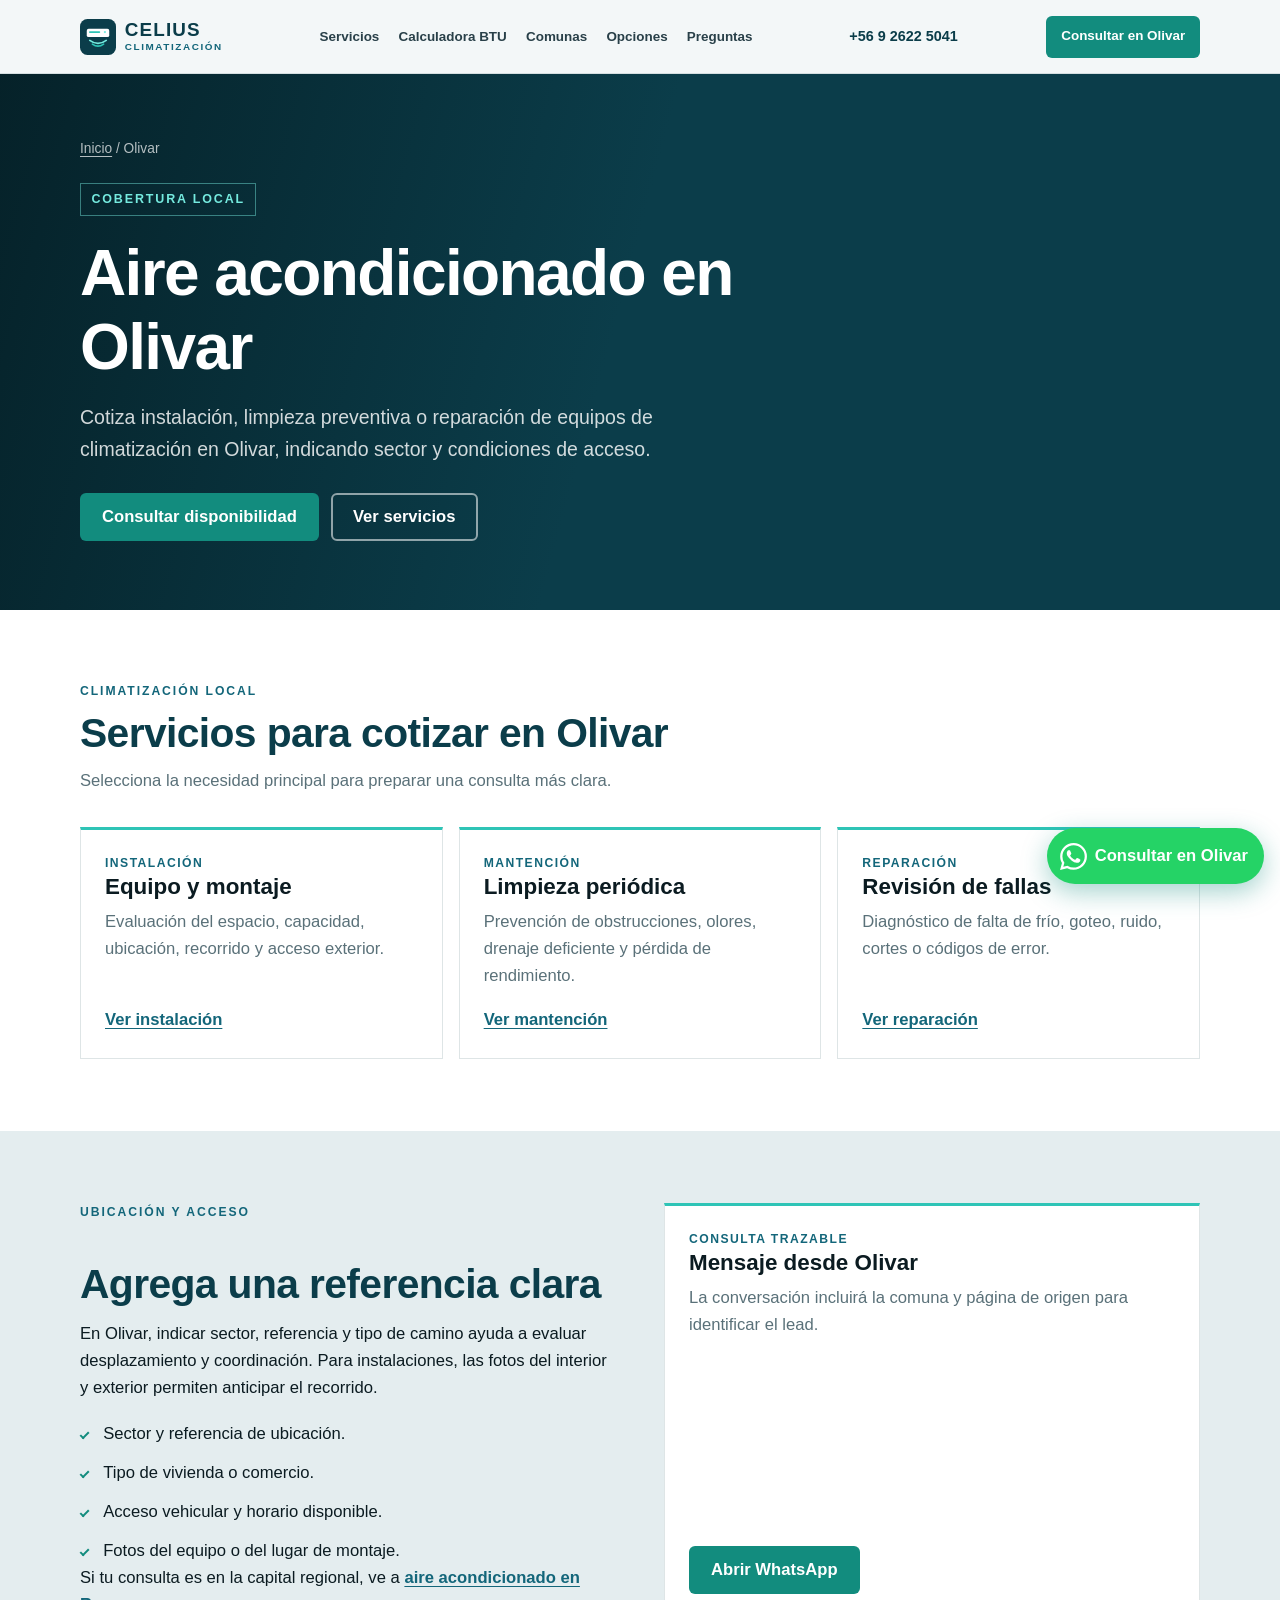
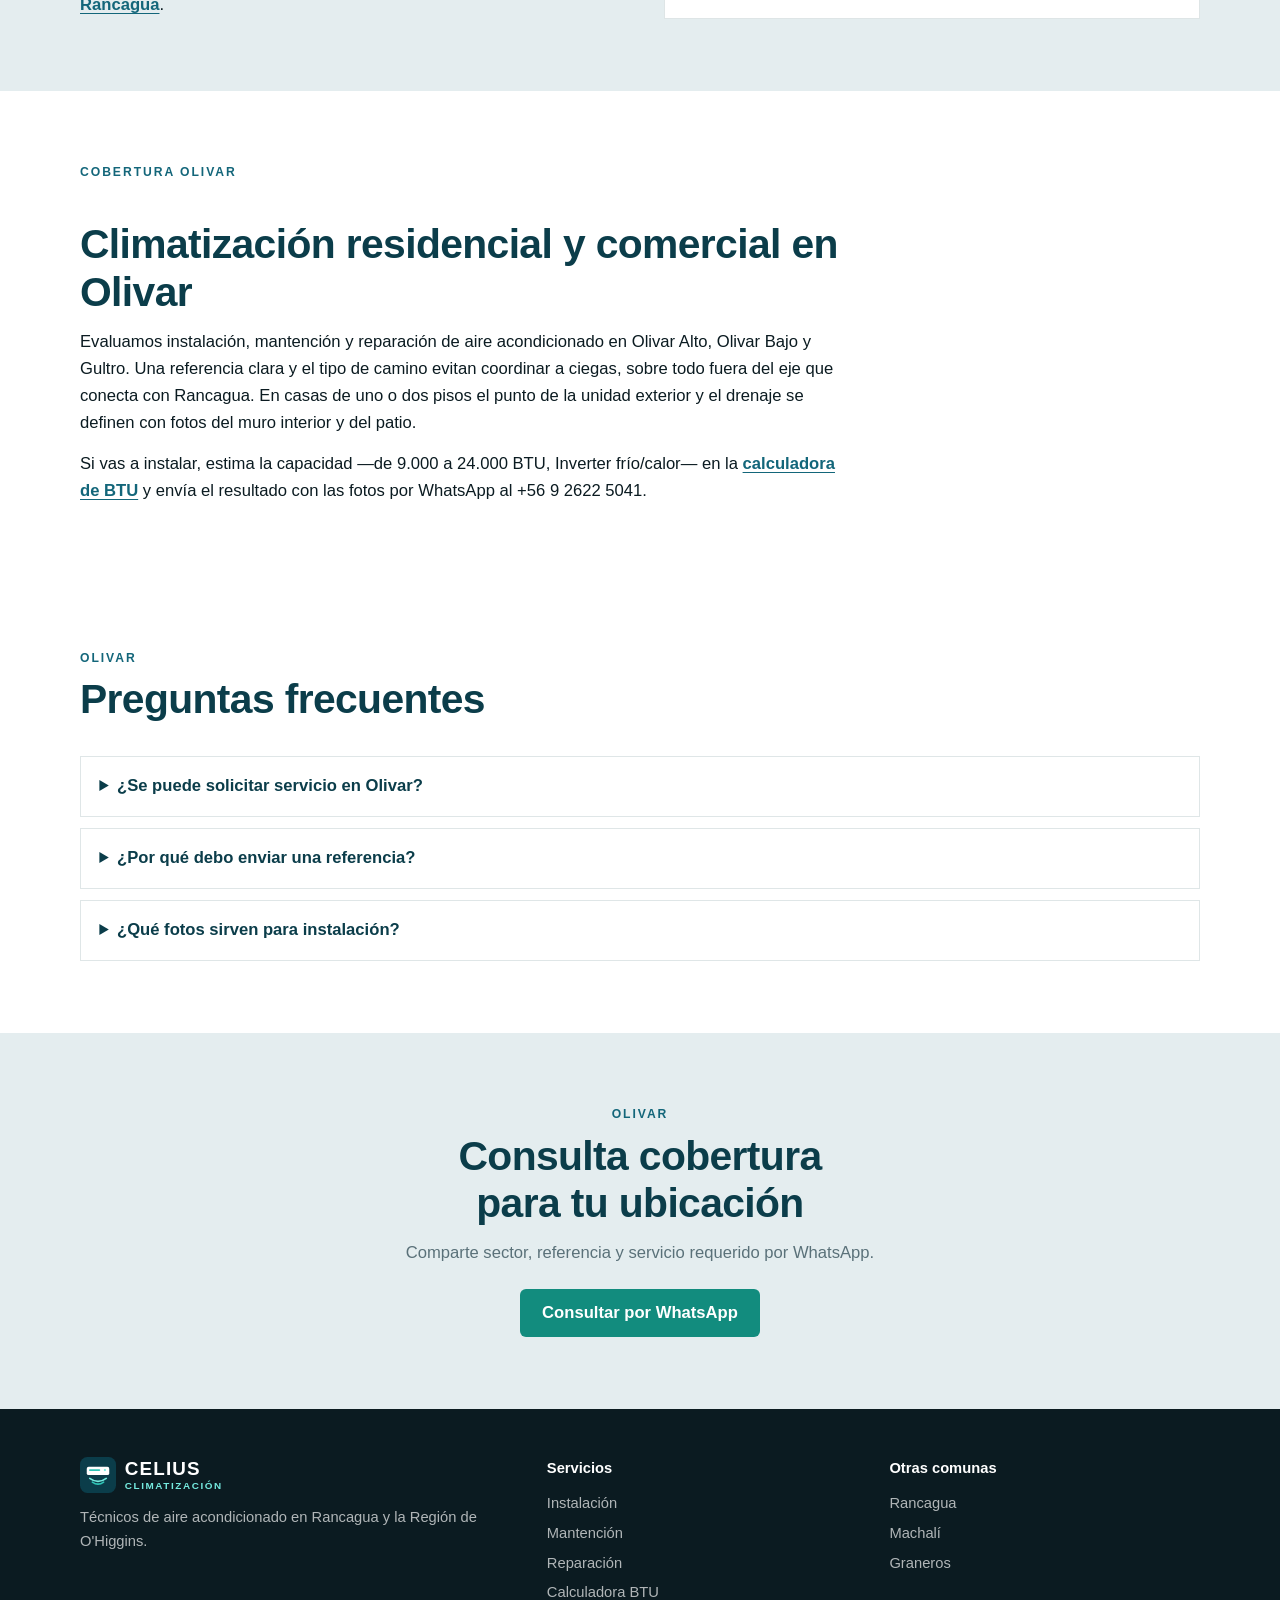
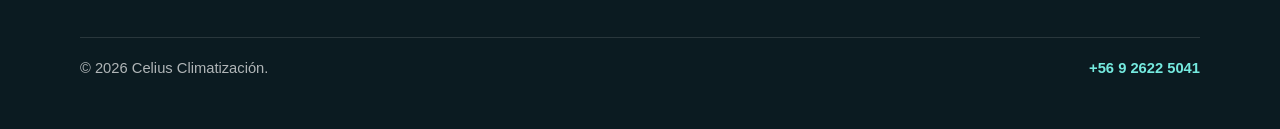
<file: aire-acondicionado-olivar/index.html>
<!DOCTYPE html>
<html lang="es-CL">
<head>
  <meta charset="UTF-8"><meta name="viewport" content="width=device-width, initial-scale=1"><meta name="theme-color" content="#0B3D4A">
  <title>Aire Acondicionado en Olivar | Instalación y Mantención</title>
  <meta name="description" content="Cotiza instalación, mantención y reparación de aire acondicionado en Olivar. Climatización para viviendas y pequeños comercios por WhatsApp.">
  <meta name="robots" content="index, follow, max-image-preview:large">
  <link rel="canonical" href="https://www.celius.cl/aire-acondicionado-olivar/"><link rel="icon" href="/favicon.ico?v=20261123" sizes="any">
  <link rel="icon" type="image/svg+xml" href="/favicon.svg?v=20261123">
  <link rel="icon" type="image/png" href="/favicon-32.png?v=20261123" sizes="32x32">
  <link rel="icon" type="image/png" href="/icon-192.png" sizes="192x192">
  <link rel="apple-touch-icon" href="/icon-192.png"><link rel="stylesheet" href="/assets/site.css?v=20261123">
  <meta property="og:type" content="website"><meta property="og:locale" content="es_CL"><meta property="og:site_name" content="Celius Climatización">
  <meta property="og:title" content="Aire Acondicionado en Olivar"><meta property="og:description" content="Instalación, mantención y reparación de climatización en Olivar."><meta property="og:url" content="https://www.celius.cl/aire-acondicionado-olivar/"><meta property="og:image" content="https://www.celius.cl/og-image.jpg?v=20261123"><meta property="og:image:width" content="1200"><meta property="og:image:height" content="630"><meta property="og:image:alt" content="Celius Climatización, aire acondicionado en Rancagua y la Región de O'Higgins"><meta name="twitter:card" content="summary_large_image"><meta name="twitter:title" content="Aire Acondicionado en Olivar"><meta name="twitter:description" content="Instalación, mantención y reparación de climatización en Olivar."><meta name="twitter:image" content="https://www.celius.cl/og-image.jpg?v=20261123">
  <script type="application/ld+json">
  {
    "@context":"https://schema.org",
    "@graph":[
      {
        "@type": ["HVACBusiness", "LocalBusiness"],
        "@id": "https://www.celius.cl/#business",
        "name": "Celius Climatización",
        "alternateName": ["Celius", "Celius Aire Acondicionado"],
        "legalName": "Celius Climatización",
        "url": "https://www.celius.cl/",
        "telephone": "+56926225041",
        "image": "https://www.celius.cl/images/hero-instalacion-exterior.jpg",
        "logo": {"@type": "ImageObject", "url": "https://www.celius.cl/icon-512.png", "width": 512, "height": 512},
        "priceRange": "$$",
        "description": "Técnicos de aire acondicionado en Rancagua: instalación, mantención y reparación de climatización para hogares y comercios. Atención a domicilio en Machalí, Graneros y Olivar.",
        "address": {
          "@type": "PostalAddress",
          "addressLocality": "Rancagua",
          "addressRegion": "Región del Libertador General Bernardo O'Higgins",
          "addressCountry": "CL"
        },
        "geo": {
          "@type": "GeoCircle",
          "geoMidpoint": {"@type": "GeoCoordinates", "latitude": -34.1654, "longitude": -70.7398},
          "geoRadius": "25000"
        },
        "areaServed": [
          {"@type": "City", "name": "Rancagua", "sameAs": "https://www.wikidata.org/wiki/Q4582"},
          {"@type": "City", "name": "Machalí", "sameAs": "https://www.wikidata.org/wiki/Q16915"},
          {"@type": "City", "name": "Graneros", "sameAs": "https://www.wikidata.org/wiki/Q13068"},
          {"@type": "City", "name": "Olivar", "sameAs": "https://www.wikidata.org/wiki/Q51053"},
          {"@type": "AdministrativeArea", "name": "Región del Libertador General Bernardo O'Higgins", "sameAs": "https://www.wikidata.org/wiki/Q2133"}
        ],
        "knowsAbout": ["aire acondicionado", "climatización", "instalación split", "aire acondicionado inverter frío calor", "cálculo de BTU", "mantención inverter", "certificación SEC"],
        "sameAs": [
          "https://www.google.com/search?kgmid=/g/11_0j950ym",
          "https://share.google/n70Rb0o22h0WcMHFc"
        ],
        "hasMap": "https://www.google.com/search?kgmid=/g/11_0j950ym&hl=es-CL",
        "hasCredential": {
          "@type": "EducationalOccupationalCredential",
          "name": "Instalador autorizado SEC",
          "credentialCategory": "Certificación SEC",
          "recognizedBy": {"@type": "Organization", "name": "Superintendencia de Electricidad y Combustibles"}
        },
        "openingHoursSpecification": {
          "@type": "OpeningHoursSpecification",
          "dayOfWeek": ["Monday", "Tuesday", "Wednesday", "Thursday", "Friday", "Saturday"],
          "opens": "09:00",
          "closes": "19:00"
        },
        "hasOfferCatalog": {
          "@type": "OfferCatalog",
          "name": "Servicios de aire acondicionado",
          "itemListElement": [
            {"@type": "Offer", "itemOffered": {"@type": "Service", "name": "Instalación de aire acondicionado", "url": "https://www.celius.cl/instalacion-aire-acondicionado/"}},
            {"@type": "Offer", "itemOffered": {"@type": "Service", "name": "Mantención de aire acondicionado", "url": "https://www.celius.cl/mantencion-aire-acondicionado/"}},
            {"@type": "Offer", "itemOffered": {"@type": "Service", "name": "Reparación de aire acondicionado", "url": "https://www.celius.cl/reparacion-aire-acondicionado/"}},
            {"@type": "Offer", "itemOffered": {"@type": "Service", "name": "Calculadora de BTU", "url": "https://www.celius.cl/calculadora-btu/"}}
          ]
        }
      },
      {"@type":"WebPage","@id":"https://www.celius.cl/aire-acondicionado-olivar/#webpage","url":"https://www.celius.cl/aire-acondicionado-olivar/","name":"Aire Acondicionado en Olivar","description":"Instalación, mantención y reparación de aire acondicionado en Olivar.","isPartOf":{"@id":"https://www.celius.cl/#website"},"about":{"@id":"https://www.celius.cl/#business"}},
      {"@type":"BreadcrumbList","itemListElement":[{"@type":"ListItem","position":1,"name":"Inicio","item":"https://www.celius.cl/"},{"@type":"ListItem","position":2,"name":"Aire acondicionado en Olivar","item":"https://www.celius.cl/aire-acondicionado-olivar/"}]},
      {"@type":"FAQPage","mainEntity":[
        {"@type":"Question","name":"¿Se puede solicitar aire acondicionado en Olivar?","acceptedAnswer":{"@type":"Answer","text":"Se reciben consultas de instalación, mantención y reparación en Olivar, sujetas a sector, factibilidad y disponibilidad."}},
        {"@type":"Question","name":"¿Por qué es importante enviar una referencia de ubicación?","acceptedAnswer":{"@type":"Answer","text":"Una referencia clara permite estimar desplazamiento, acceso y coordinación, especialmente fuera de los sectores centrales."}},
        {"@type":"Question","name":"¿Qué foto sirve para cotizar una instalación?","acceptedAnswer":{"@type":"Answer","text":"Ayudan una foto amplia del muro interior, otra del exterior opuesto y una del acceso al lugar donde podría instalarse la unidad exterior."}}
      ]}
    ]
  }
  </script>
</head>
<body data-page="comuna-olivar">
  <a class="skip-link" href="#contenido">Saltar al contenido</a>
  <header class="site-header"><div class="wrap header-inner">
    <a class="logo" href="/" aria-label="Celius Climatización, inicio"><svg class="logo-iso" viewBox="0 0 48 48" aria-hidden="true" focusable="false"><rect width="48" height="48" rx="10" fill="#0B3D4A"/><rect x="9" y="13" width="30" height="11" rx="2.5" fill="#fff"/><rect x="12" y="16.2" width="15" height="2.4" rx="1.2" fill="#2EC4B6"/><circle cx="33.2" cy="17.4" r="1.5" fill="#75EADF"/><path d="M13 28.5c7 5.2 15 5.2 22 0" fill="none" stroke="#75EADF" stroke-width="2.2" stroke-linecap="round"/><path d="M16.5 33.5c5 3.6 10 3.6 15 0" fill="none" stroke="#2EC4B6" stroke-width="2.2" stroke-linecap="round"/></svg><span class="logo-words"><span class="logo-mark">Celius</span><span class="logo-sub">Climatización</span></span></a>
    <button class="nav-toggle" type="button" aria-expanded="false" aria-controls="site-nav" aria-label="Abrir menú"><span></span></button>
    <nav class="site-nav" id="site-nav" aria-label="Principal"><ul><li><a href="/#servicios">Servicios</a></li><li><a href="/calculadora-btu/">Calculadora BTU</a></li><li><a href="/#cobertura">Comunas</a></li><li><a href="#opciones">Opciones</a></li><li><a href="#preguntas">Preguntas</a></li></ul></nav>
    <a class="header-phone" href="tel:+56926225041">+56 9 2622 5041</a>
      <a class="btn btn-primary header-cta" href="https://wa.me/56926225041" data-wa data-wa-source="olivar-header" data-wa-msg="Hola Celius Climatización, necesito servicio de aire acondicionado en Olivar. Sector: / Necesito:">Consultar en Olivar</a>
  </div></header>
  <main id="contenido">
    <section class="page-hero"><div class="wrap">
      <nav class="breadcrumb" aria-label="Migas de pan"><a href="/">Inicio</a> / Olivar</nav>
      <span class="brand-kicker">Cobertura local</span><h1>Aire acondicionado en Olivar</h1>
      <p>Cotiza instalación, limpieza preventiva o reparación de equipos de climatización en Olivar, indicando sector y condiciones de acceso.</p>
      <div class="hero-actions"><a class="btn btn-primary" href="https://wa.me/56926225041" data-wa data-wa-source="olivar-hero" data-wa-msg="Hola Celius Climatización, necesito servicio en Olivar. Sector o referencia: / Servicio:">Consultar disponibilidad</a><a class="btn btn-light" href="#opciones">Ver servicios</a></div>
    </div></section>
    <section class="surface" id="opciones"><div class="wrap">
      <div class="section-head reveal"><span class="eyebrow">Climatización local</span><h2>Servicios para cotizar en Olivar</h2><p>Selecciona la necesidad principal para preparar una consulta más clara.</p></div>
      <div class="card-grid cols-3">
        <article class="card reveal"><span class="number">INSTALACIÓN</span><h3>Equipo y montaje</h3><p>Evaluación del espacio, capacidad, ubicación, recorrido y acceso exterior.</p><a class="text-link" href="/instalacion-aire-acondicionado/">Ver instalación</a></article>
        <article class="card reveal"><span class="number">MANTENCIÓN</span><h3>Limpieza periódica</h3><p>Prevención de obstrucciones, olores, drenaje deficiente y pérdida de rendimiento.</p><a class="text-link" href="/mantencion-aire-acondicionado/">Ver mantención</a></article>
        <article class="card reveal"><span class="number">REPARACIÓN</span><h3>Revisión de fallas</h3><p>Diagnóstico de falta de frío, goteo, ruido, cortes o códigos de error.</p><a class="text-link" href="/reparacion-aire-acondicionado/">Ver reparación</a></article>
      </div>
    </div></section>
    <section class="deep"><div class="wrap split">
      <div class="content reveal"><span class="eyebrow">Ubicación y acceso</span><h2>Agrega una referencia clara</h2><p>En Olivar, indicar sector, referencia y tipo de camino ayuda a evaluar desplazamiento y coordinación. Para instalaciones, las fotos del interior y exterior permiten anticipar el recorrido.</p><ul class="check-list"><li>Sector y referencia de ubicación.</li><li>Tipo de vivienda o comercio.</li><li>Acceso vehicular y horario disponible.</li><li>Fotos del equipo o del lugar de montaje.</li></ul><p>Si tu consulta es en la capital regional, ve a <a class="text-link" href="/aire-acondicionado-rancagua/">aire acondicionado en Rancagua</a>.</p></div>
      <aside class="card reveal"><span class="number">CONSULTA TRAZABLE</span><h3>Mensaje desde Olivar</h3><p>La conversación incluirá la comuna y página de origen para identificar el lead.</p><a class="btn btn-primary" href="https://wa.me/56926225041" data-wa data-wa-source="olivar-datos" data-wa-msg="Hola Celius Climatización, estoy en Olivar. Sector/referencia: / Necesito:">Abrir WhatsApp</a></aside>
    </div></section>
    <section class="surface" id="cobertura-olivar"><div class="wrap">
      <div class="content reveal">
        <span class="eyebrow">Cobertura Olivar</span>
        <h2>Climatización residencial y comercial en Olivar</h2>
        <p>Evaluamos instalación, mantención y reparación de aire acondicionado en Olivar Alto, Olivar Bajo y Gultro. Una referencia clara y el tipo de camino evitan coordinar a ciegas, sobre todo fuera del eje que conecta con Rancagua. En casas de uno o dos pisos el punto de la unidad exterior y el drenaje se definen con fotos del muro interior y del patio.</p>
        <p>Si vas a instalar, estima la capacidad —de 9.000 a 24.000 BTU, Inverter frío/calor— en la <a class="text-link" href="/calculadora-btu/">calculadora de BTU</a> y envía el resultado con las fotos por WhatsApp al +56 9 2622 5041.</p>
      </div>
    </div></section>
    <section class="surface" id="preguntas"><div class="wrap">
      <div class="section-head reveal"><span class="eyebrow">Olivar</span><h2>Preguntas frecuentes</h2></div>
      <div class="faq">
        <details class="reveal"><summary>¿Se puede solicitar servicio en Olivar?</summary><p>Se reciben consultas de instalación, mantención y reparación, sujetas a sector, factibilidad y disponibilidad.</p></details>
        <details class="reveal"><summary>¿Por qué debo enviar una referencia?</summary><p>Permite estimar desplazamiento, acceso y coordinación, especialmente fuera de sectores centrales.</p></details>
        <details class="reveal"><summary>¿Qué fotos sirven para instalación?</summary><p>Una foto amplia del muro interior, otra del exterior opuesto y otra del acceso a la posible unidad exterior.</p></details>
      </div>
    </div></section>
    <section class="cta-band deep"><div class="wrap reveal"><span class="eyebrow">Olivar</span><h2>Consulta cobertura para tu ubicación</h2><p>Comparte sector, referencia y servicio requerido por WhatsApp.</p><a class="btn btn-primary" href="https://wa.me/56926225041" data-wa data-wa-source="olivar-cta-final" data-wa-msg="Hola Celius Climatización, necesito servicio en Olivar. Sector/referencia: / Servicio:">Consultar por WhatsApp</a></div></section>
  </main>
  <footer class="site-footer"><div class="wrap footer-grid">
    <div><a class="logo" href="/" aria-label="Celius Climatización, inicio"><svg class="logo-iso" viewBox="0 0 48 48" aria-hidden="true" focusable="false"><rect width="48" height="48" rx="10" fill="#0B3D4A"/><rect x="9" y="13" width="30" height="11" rx="2.5" fill="#fff"/><rect x="12" y="16.2" width="15" height="2.4" rx="1.2" fill="#2EC4B6"/><circle cx="33.2" cy="17.4" r="1.5" fill="#75EADF"/><path d="M13 28.5c7 5.2 15 5.2 22 0" fill="none" stroke="#75EADF" stroke-width="2.2" stroke-linecap="round"/><path d="M16.5 33.5c5 3.6 10 3.6 15 0" fill="none" stroke="#2EC4B6" stroke-width="2.2" stroke-linecap="round"/></svg><span class="logo-words"><span class="logo-mark">Celius</span><span class="logo-sub">Climatización</span></span></a><p>Técnicos de aire acondicionado en Rancagua y la Región de O'Higgins.</p></div>
    <div><p class="footer-title">Servicios</p><ul class="footer-links"><li><a href="/instalacion-aire-acondicionado/">Instalación</a></li><li><a href="/mantencion-aire-acondicionado/">Mantención</a></li><li><a href="/reparacion-aire-acondicionado/">Reparación</a></li><li><a href="/calculadora-btu/">Calculadora BTU</a></li></ul></div>
    <div><p class="footer-title">Otras comunas</p><ul class="footer-links"><li><a href="/aire-acondicionado-rancagua/">Rancagua</a></li><li><a href="/aire-acondicionado-machali/">Machalí</a></li><li><a href="/aire-acondicionado-graneros/">Graneros</a></li></ul></div>
  </div><div class="wrap footer-meta"><p>© <span id="year"></span> Celius Climatización.</p><p class="footer-contact"><a href="tel:+56926225041">+56 9 2622 5041</a></p></div></footer>
  <a class="wa-float" href="https://wa.me/56926225041" data-wa data-wa-source="olivar-flotante" data-wa-msg="Hola Celius Climatización, necesito servicio en Olivar. Necesito:" aria-label="Consultar servicio en Olivar"><svg viewBox="0 0 24 24" aria-hidden="true" fill="currentColor"><path d="M17.472 14.382c-.297-.149-1.758-.867-2.03-.967-.273-.099-.471-.148-.67.15-.197.297-.767.966-.94 1.164-.173.199-.347.223-.644.075-.297-.15-1.255-.463-2.39-1.475-.883-.788-1.48-1.761-1.653-2.059-.173-.297-.018-.458.13-.606.134-.133.298-.347.446-.52.149-.174.198-.298.298-.497.099-.198.05-.371-.025-.52-.075-.149-.669-1.612-.916-2.207-.242-.579-.487-.5-.669-.51-.173-.008-.371-.01-.57-.01-.198 0-.52.074-.792.372-.272.297-1.04 1.016-1.04 2.479 0 1.462 1.065 2.875 1.213 3.074.149.198 2.096 3.2 5.077 4.487.709.306 1.262.489 1.694.625.712.227 1.36.195 1.871.118.571-.085 1.758-.719 2.006-1.413.248-.694.248-1.289.173-1.413-.074-.124-.272-.198-.57-.347m-5.421 7.403h-.004a9.87 9.87 0 01-5.031-1.378l-.361-.214-3.741.982.998-3.648-.235-.374a9.86 9.86 0 01-1.51-5.26c.001-5.45 4.436-9.884 9.888-9.884 2.64 0 5.122 1.03 6.988 2.898a9.825 9.825 0 012.893 6.994c-.003 5.45-4.435 9.884-9.885 9.884m8.413-18.297A11.815 11.815 0 0012.05 0C5.495 0 .16 5.335.157 11.892c0 2.096.547 4.142 1.588 5.945L.057 24l6.305-1.654a11.882 11.882 0 005.683 1.448h.005c6.554 0 11.89-5.335 11.893-11.893a11.821 11.821 0 00-3.48-8.413z"/></svg><span class="wa-label">Consultar en Olivar</span></a>
  <script src="/assets/site.js?v=20261123" defer></script>
</body>
</html>
</file>
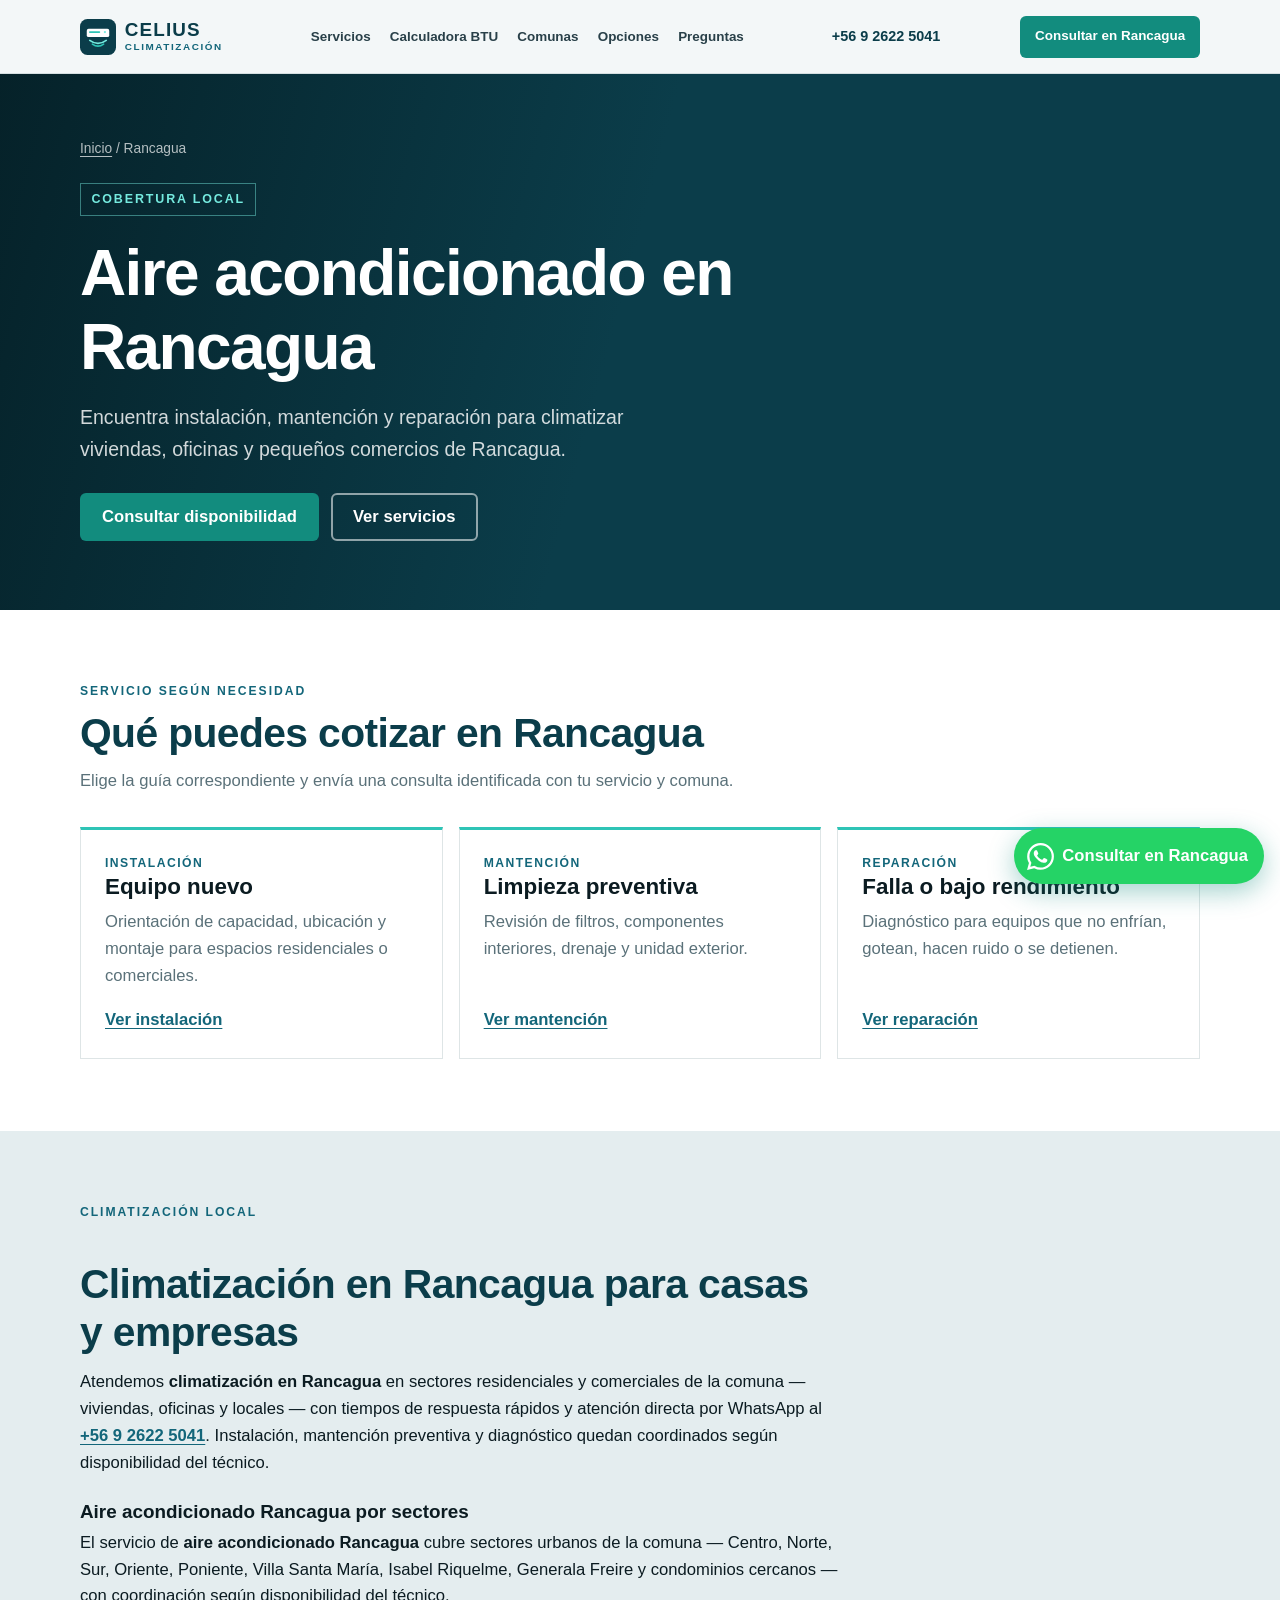
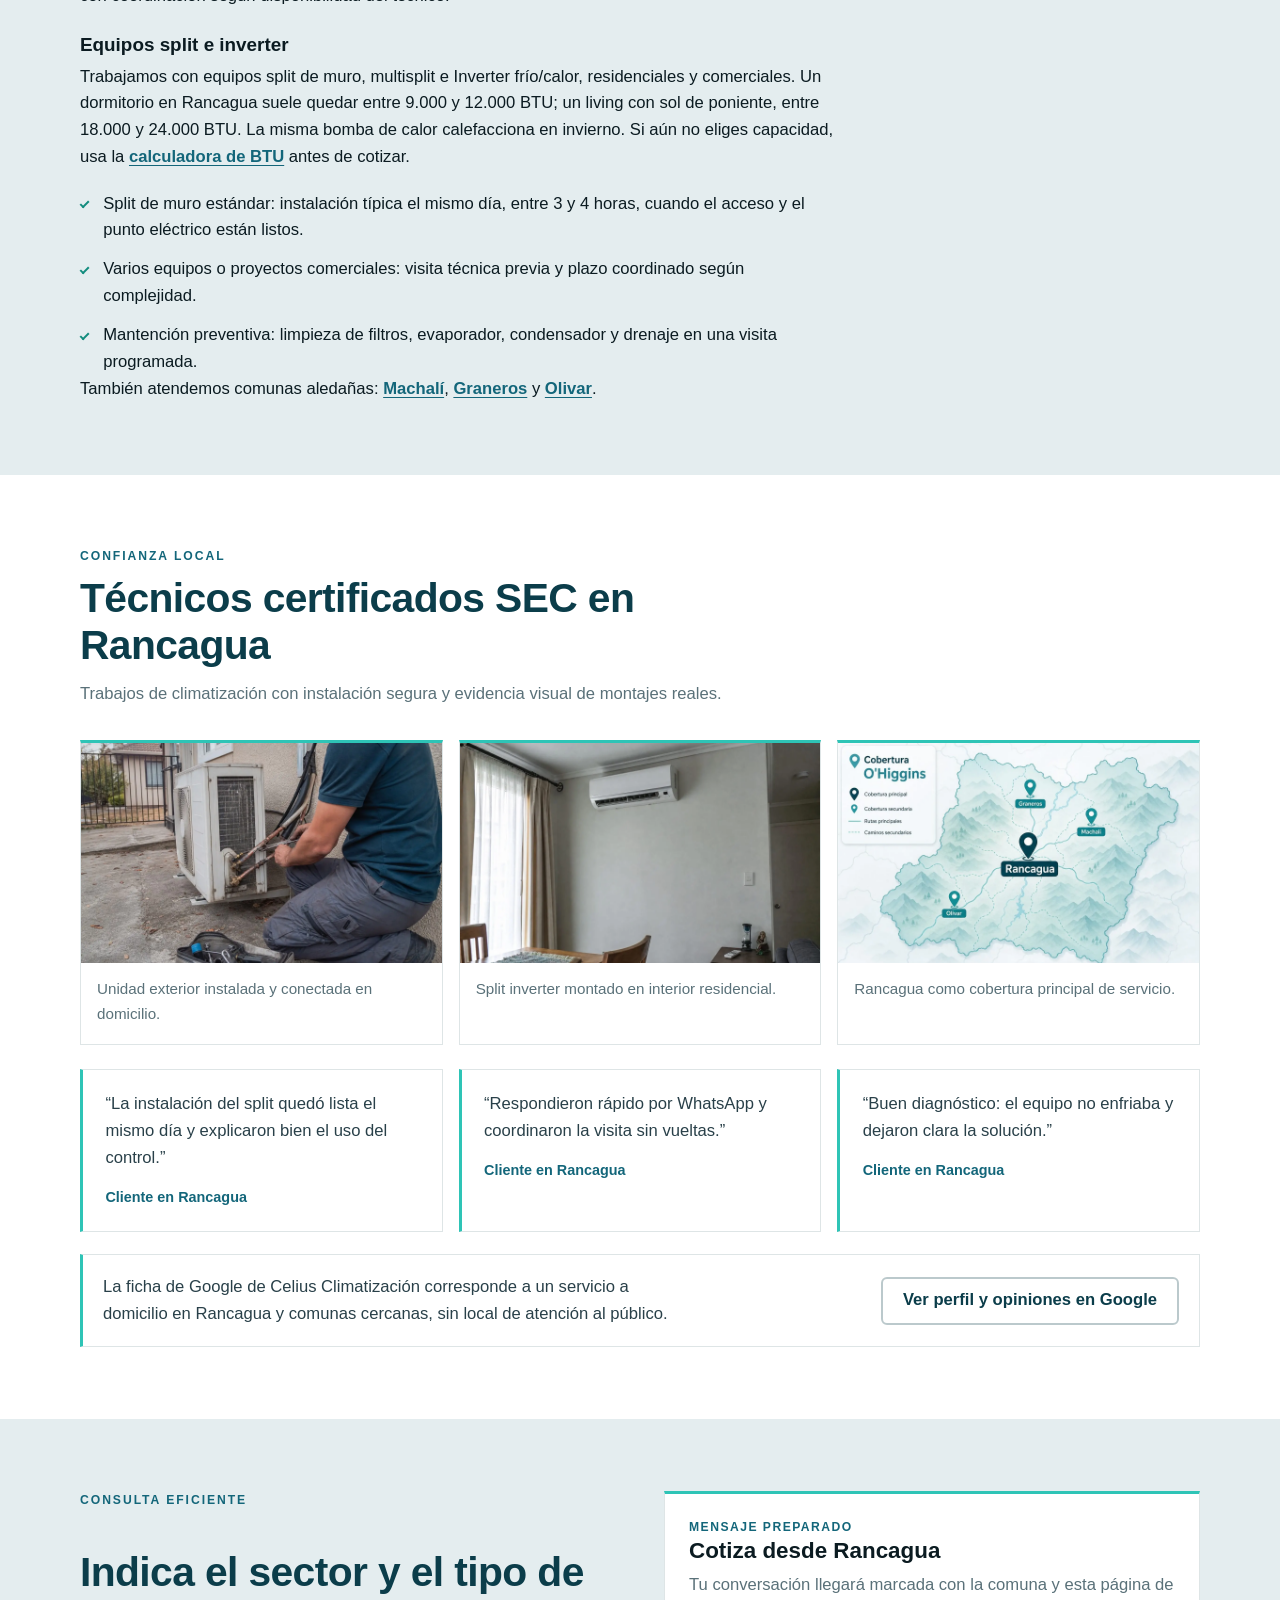
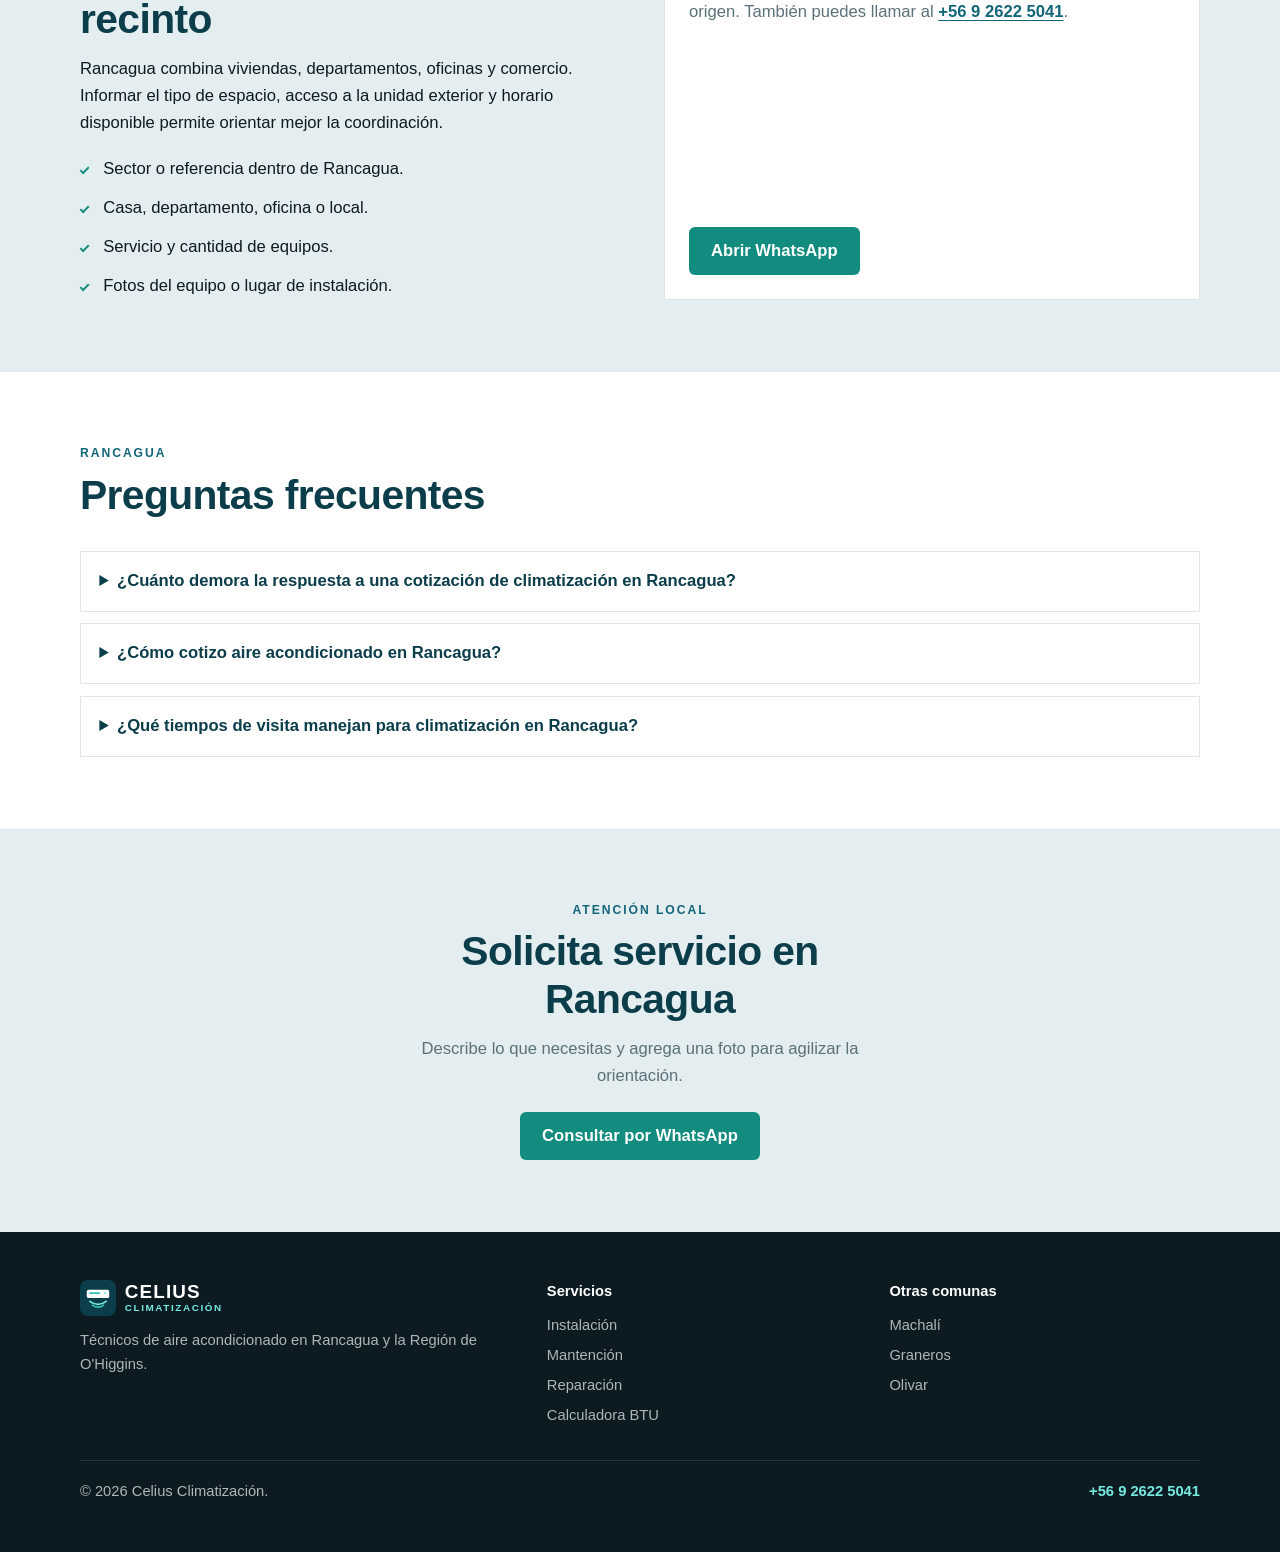
<file: aire-acondicionado-rancagua/index.html>
<!DOCTYPE html>
<html lang="es-CL">
<head>
  <meta charset="UTF-8">
  <meta name="viewport" content="width=device-width, initial-scale=1">
  <meta name="theme-color" content="#0B3D4A">
  <title>Aire Acondicionado en Rancagua | Climatización Celius</title>
  <meta name="description" content="Instalación, mantención y reparación de aire acondicionado en Rancagua. Servicio técnico de climatización para casas y empresas. Cotiza hoy por WhatsApp.">
  <meta name="robots" content="index, follow, max-image-preview:large">
  <link rel="canonical" href="https://www.celius.cl/aire-acondicionado-rancagua/">
  <link rel="icon" href="/favicon.ico?v=20261123" sizes="any">
  <link rel="icon" type="image/svg+xml" href="/favicon.svg?v=20261123">
  <link rel="icon" type="image/png" href="/favicon-32.png?v=20261123" sizes="32x32">
  <link rel="icon" type="image/png" href="/icon-192.png" sizes="192x192">
  <link rel="apple-touch-icon" href="/icon-192.png">
  <link rel="stylesheet" href="/assets/site.css?v=20261123">
  <meta property="og:type" content="website"><meta property="og:locale" content="es_CL"><meta property="og:site_name" content="Celius Climatización">
  <meta property="og:title" content="Aire Acondicionado en Rancagua | Climatización Celius"><meta property="og:description" content="Instalación, mantención y reparación de aire acondicionado en Rancagua. Servicio técnico de climatización para casas y empresas. Cotiza hoy por WhatsApp.">
  <meta property="og:url" content="https://www.celius.cl/aire-acondicionado-rancagua/"><meta property="og:image" content="https://www.celius.cl/og-image.jpg?v=20261123">
  <meta property="og:image:width" content="1200">
  <meta property="og:image:height" content="630">
  <meta property="og:image:alt" content="Celius Climatización, aire acondicionado en Rancagua y la Región de O'Higgins">
  <meta name="twitter:card" content="summary_large_image">
  <meta name="twitter:title" content="Aire Acondicionado en Rancagua | Climatización Celius">
  <meta name="twitter:description" content="Instalación, mantención y reparación de aire acondicionado en Rancagua. Servicio técnico de climatización para casas y empresas. Cotiza hoy por WhatsApp.">
  <meta name="twitter:image" content="https://www.celius.cl/og-image.jpg?v=20261123">
  <script type="application/ld+json">
  {
    "@context": "https://schema.org",
    "@graph": [
      {
        "@type": ["HVACBusiness", "LocalBusiness"],
        "@id": "https://www.celius.cl/#business",
        "name": "Celius Climatización",
        "alternateName": ["Celius", "Celius Aire Acondicionado"],
        "legalName": "Celius Climatización",
        "url": "https://www.celius.cl/",
        "telephone": "+56926225041",
        "image": "https://www.celius.cl/images/hero-instalacion-exterior.jpg",
        "logo": {"@type": "ImageObject", "url": "https://www.celius.cl/icon-512.png", "width": 512, "height": 512},
        "priceRange": "$$",
        "description": "Técnicos de aire acondicionado en Rancagua: instalación, mantención y reparación de climatización para hogares y comercios. Atención a domicilio en Machalí, Graneros y Olivar.",
        "address": {
          "@type": "PostalAddress",
          "addressLocality": "Rancagua",
          "addressRegion": "Región del Libertador General Bernardo O'Higgins",
          "addressCountry": "CL"
        },
        "geo": {
          "@type": "GeoCircle",
          "geoMidpoint": {"@type": "GeoCoordinates", "latitude": -34.1654, "longitude": -70.7398},
          "geoRadius": "25000"
        },
        "areaServed": [
          {"@type": "City", "name": "Rancagua", "sameAs": "https://www.wikidata.org/wiki/Q4582"},
          {"@type": "City", "name": "Machalí", "sameAs": "https://www.wikidata.org/wiki/Q16915"},
          {"@type": "City", "name": "Graneros", "sameAs": "https://www.wikidata.org/wiki/Q13068"},
          {"@type": "City", "name": "Olivar", "sameAs": "https://www.wikidata.org/wiki/Q51053"},
          {"@type": "AdministrativeArea", "name": "Región del Libertador General Bernardo O'Higgins", "sameAs": "https://www.wikidata.org/wiki/Q2133"}
        ],
        "knowsAbout": ["aire acondicionado", "climatización", "instalación split", "aire acondicionado inverter frío calor", "cálculo de BTU", "mantención inverter", "certificación SEC"],
        "sameAs": [
          "https://www.google.com/search?kgmid=/g/11_0j950ym",
          "https://share.google/n70Rb0o22h0WcMHFc"
        ],
        "hasMap": "https://www.google.com/search?kgmid=/g/11_0j950ym&hl=es-CL",
        "hasCredential": {
          "@type": "EducationalOccupationalCredential",
          "name": "Instalador autorizado SEC",
          "credentialCategory": "Certificación SEC",
          "recognizedBy": {"@type": "Organization", "name": "Superintendencia de Electricidad y Combustibles"}
        },
        "openingHoursSpecification": {
          "@type": "OpeningHoursSpecification",
          "dayOfWeek": ["Monday", "Tuesday", "Wednesday", "Thursday", "Friday", "Saturday"],
          "opens": "09:00",
          "closes": "19:00"
        },
        "hasOfferCatalog": {
          "@type": "OfferCatalog",
          "name": "Servicios de aire acondicionado",
          "itemListElement": [
            {"@type": "Offer", "itemOffered": {"@type": "Service", "name": "Instalación de aire acondicionado", "url": "https://www.celius.cl/instalacion-aire-acondicionado/"}},
            {"@type": "Offer", "itemOffered": {"@type": "Service", "name": "Mantención de aire acondicionado", "url": "https://www.celius.cl/mantencion-aire-acondicionado/"}},
            {"@type": "Offer", "itemOffered": {"@type": "Service", "name": "Reparación de aire acondicionado", "url": "https://www.celius.cl/reparacion-aire-acondicionado/"}},
            {"@type": "Offer", "itemOffered": {"@type": "Service", "name": "Calculadora de BTU", "url": "https://www.celius.cl/calculadora-btu/"}}
          ]
        }
      },
      {
        "@type": "WebPage",
        "@id": "https://www.celius.cl/aire-acondicionado-rancagua/#webpage",
        "url": "https://www.celius.cl/aire-acondicionado-rancagua/",
        "name": "Aire Acondicionado en Rancagua | Climatización Celius",
        "description": "Instalación, mantención y reparación de aire acondicionado en Rancagua. Servicio técnico de climatización para casas y empresas. Cotiza hoy por WhatsApp.",
        "isPartOf": {"@id": "https://www.celius.cl/#website"},
        "about": {"@id": "https://www.celius.cl/#business"}
      },
      {"@type": "BreadcrumbList", "itemListElement": [{"@type": "ListItem", "position": 1, "name": "Inicio", "item": "https://www.celius.cl/"},{"@type": "ListItem", "position": 2, "name": "Aire acondicionado en Rancagua", "item": "https://www.celius.cl/aire-acondicionado-rancagua/"}]},
      {"@type": "FAQPage", "mainEntity": [
        {"@type": "Question", "name": "¿Cuánto demora la respuesta a una cotización de climatización en Rancagua?", "acceptedAnswer": {"@type": "Answer", "text": "Las consultas de climatización en Rancagua por WhatsApp o al +56 9 2622 5041 suelen recibir orientación el mismo día hábil, según disponibilidad del técnico y la información enviada (sector, servicio y fotos)."}},
        {"@type": "Question", "name": "¿Cómo cotizo aire acondicionado en Rancagua?", "acceptedAnswer": {"@type": "Answer", "text": "Indica sector de Rancagua, tipo de recinto, servicio (instalación, mantención o reparación) y, si aplica, marca o fotos del equipo. Con esos datos se orienta capacidad, complejidad y disponibilidad."}},
        {"@type": "Question", "name": "¿Qué tiempos de visita manejan para climatización en Rancagua?", "acceptedAnswer": {"@type": "Answer", "text": "La fecha de visita se coordina tras confirmar cobertura y prioridad. Instalaciones simples de split suelen programarse en días hábiles cercanos; mantenciones y diagnósticos dependen de la agenda local."}}
      ]}
    ]
  }
  </script>
</head>
<body data-page="comuna-rancagua">
  <a class="skip-link" href="#contenido">Saltar al contenido</a>
  <header class="site-header"><div class="wrap header-inner">
    <a class="logo" href="/" aria-label="Celius Climatización, inicio"><svg class="logo-iso" viewBox="0 0 48 48" aria-hidden="true" focusable="false"><rect width="48" height="48" rx="10" fill="#0B3D4A"/><rect x="9" y="13" width="30" height="11" rx="2.5" fill="#fff"/><rect x="12" y="16.2" width="15" height="2.4" rx="1.2" fill="#2EC4B6"/><circle cx="33.2" cy="17.4" r="1.5" fill="#75EADF"/><path d="M13 28.5c7 5.2 15 5.2 22 0" fill="none" stroke="#75EADF" stroke-width="2.2" stroke-linecap="round"/><path d="M16.5 33.5c5 3.6 10 3.6 15 0" fill="none" stroke="#2EC4B6" stroke-width="2.2" stroke-linecap="round"/></svg><span class="logo-words"><span class="logo-mark">Celius</span><span class="logo-sub">Climatización</span></span></a>
    <button class="nav-toggle" type="button" aria-expanded="false" aria-controls="site-nav" aria-label="Abrir menú"><span></span></button>
    <nav class="site-nav" id="site-nav" aria-label="Principal"><ul><li><a href="/#servicios">Servicios</a></li><li><a href="/calculadora-btu/">Calculadora BTU</a></li><li><a href="/#cobertura">Comunas</a></li><li><a href="#opciones">Opciones</a></li><li><a href="#preguntas">Preguntas</a></li></ul></nav>
    <a class="header-phone" href="tel:+56926225041">+56 9 2622 5041</a>
      <a class="btn btn-primary header-cta" href="https://wa.me/56926225041" data-wa data-wa-source="rancagua-header" data-wa-msg="Hola Celius Climatización, necesito servicio de aire acondicionado en Rancagua. Necesito:">Consultar en Rancagua</a>
  </div></header>
  <main id="contenido">
    <section class="page-hero"><div class="wrap">
      <nav class="breadcrumb" aria-label="Migas de pan"><a href="/">Inicio</a> / Rancagua</nav>
      <span class="brand-kicker">Cobertura local</span><h1>Aire acondicionado en Rancagua</h1>
      <p>Encuentra instalación, mantención y reparación para climatizar viviendas, oficinas y pequeños comercios de Rancagua.</p>
      <div class="hero-actions"><a class="btn btn-primary" href="https://wa.me/56926225041" data-wa data-wa-source="rancagua-hero" data-wa-msg="Hola Celius Climatización, necesito servicio en Rancagua. Sector: / Servicio:">Consultar disponibilidad</a><a class="btn btn-light" href="#opciones">Ver servicios</a></div>
    </div></section>
    <section class="surface" id="opciones"><div class="wrap">
      <div class="section-head reveal"><span class="eyebrow">Servicio según necesidad</span><h2>Qué puedes cotizar en Rancagua</h2><p>Elige la guía correspondiente y envía una consulta identificada con tu servicio y comuna.</p></div>
      <div class="card-grid cols-3">
        <article class="card reveal"><span class="number">INSTALACIÓN</span><h3>Equipo nuevo</h3><p>Orientación de capacidad, ubicación y montaje para espacios residenciales o comerciales.</p><a class="text-link" href="/instalacion-aire-acondicionado/">Ver instalación</a></article>
        <article class="card reveal"><span class="number">MANTENCIÓN</span><h3>Limpieza preventiva</h3><p>Revisión de filtros, componentes interiores, drenaje y unidad exterior.</p><a class="text-link" href="/mantencion-aire-acondicionado/">Ver mantención</a></article>
        <article class="card reveal"><span class="number">REPARACIÓN</span><h3>Falla o bajo rendimiento</h3><p>Diagnóstico para equipos que no enfrían, gotean, hacen ruido o se detienen.</p><a class="text-link" href="/reparacion-aire-acondicionado/">Ver reparación</a></article>
      </div>
    </div></section>
    <section class="deep" id="climatizacion"><div class="wrap">
      <div class="content reveal">
        <span class="eyebrow">Climatización local</span>
        <h2>Climatización en Rancagua para casas y empresas</h2>
        <p>Atendemos <strong>climatización en Rancagua</strong> en sectores residenciales y comerciales de la comuna — viviendas, oficinas y locales — con tiempos de respuesta rápidos y atención directa por WhatsApp al <a class="text-link" href="tel:+56926225041">+56 9 2622 5041</a>. Instalación, mantención preventiva y diagnóstico quedan coordinados según disponibilidad del técnico.</p>
        <h3>Aire acondicionado Rancagua por sectores</h3>
        <p>El servicio de <strong>aire acondicionado Rancagua</strong> cubre sectores urbanos de la comuna — Centro, Norte, Sur, Oriente, Poniente, Villa Santa María, Isabel Riquelme, Generala Freire y condominios cercanos — con coordinación según disponibilidad del técnico.</p>
        <h3>Equipos split e inverter</h3>
        <p>Trabajamos con equipos split de muro, multisplit e Inverter frío/calor, residenciales y comerciales. Un dormitorio en Rancagua suele quedar entre 9.000 y 12.000 BTU; un living con sol de poniente, entre 18.000 y 24.000 BTU. La misma bomba de calor calefacciona en invierno. Si aún no eliges capacidad, usa la <a class="text-link" href="/calculadora-btu/">calculadora de BTU</a> antes de cotizar.</p>
        <ul class="check-list">
          <li>Split de muro estándar: instalación típica el mismo día, entre 3 y 4 horas, cuando el acceso y el punto eléctrico están listos.</li>
          <li>Varios equipos o proyectos comerciales: visita técnica previa y plazo coordinado según complejidad.</li>
          <li>Mantención preventiva: limpieza de filtros, evaporador, condensador y drenaje en una visita programada.</li>
        </ul>
        <p>También atendemos comunas aledañas: <a class="text-link" href="/aire-acondicionado-machali/">Machalí</a>, <a class="text-link" href="/aire-acondicionado-graneros/">Graneros</a> y <a class="text-link" href="/aire-acondicionado-olivar/">Olivar</a>.</p>
      </div>
    </div></section>
    <section class="surface" id="confianza-rancagua"><div class="wrap">
      <div class="section-head reveal"><span class="eyebrow">Confianza local</span><h2>Técnicos certificados SEC en Rancagua</h2><p>Trabajos de climatización con instalación segura y evidencia visual de montajes reales.</p></div>
      <div class="work-grid">
        <figure class="work-card reveal"><picture><source srcset="/images/hero-instalacion-exterior.webp" type="image/webp"><img src="/images/hero-instalacion-exterior.jpg" alt="Instalación de unidad exterior de aire acondicionado en Rancagua por Celius" width="1536" height="1024" loading="lazy" decoding="async"></picture><p>Unidad exterior instalada y conectada en domicilio.</p></figure>
        <figure class="work-card reveal"><picture><source srcset="/images/servicios-unidad-interior.webp" type="image/webp"><img src="/images/servicios-unidad-interior.jpg" alt="Split muro instalado en vivienda de Rancagua" width="1536" height="1024" loading="lazy" decoding="async"></picture><p>Split inverter montado en interior residencial.</p></figure>
        <figure class="work-card reveal"><picture><source srcset="/images/cobertura-ohiggins.webp" type="image/webp"><img src="/images/cobertura-ohiggins.jpg" alt="Cobertura de Celius Climatización en Rancagua y comunas de O'Higgins" width="1536" height="1024" loading="lazy" decoding="async"></picture><p>Rancagua como cobertura principal de servicio.</p></figure>
      </div>
      <div class="quote-grid" style="margin-top:1.5rem">
        <blockquote class="quote-card reveal"><p>“La instalación del split quedó lista el mismo día y explicaron bien el uso del control.”</p><cite>Cliente en Rancagua</cite></blockquote>
        <blockquote class="quote-card reveal"><p>“Respondieron rápido por WhatsApp y coordinaron la visita sin vueltas.”</p><cite>Cliente en Rancagua</cite></blockquote>
        <blockquote class="quote-card reveal"><p>“Buen diagnóstico: el equipo no enfriaba y dejaron clara la solución.”</p><cite>Cliente en Rancagua</cite></blockquote>
      </div>
      <div class="gmb-proof reveal">
        <p>La ficha de Google de Celius Climatización corresponde a un servicio a domicilio en Rancagua y comunas cercanas, sin local de atención al público.</p>
        <a class="btn btn-outline" href="https://share.google/n70Rb0o22h0WcMHFc" data-gmb data-gmb-source="rancagua-confianza" target="_blank" rel="noopener noreferrer">Ver perfil y opiniones en Google</a>
      </div>
    </div></section>
    <section class="deep"><div class="wrap split">
      <div class="content reveal"><span class="eyebrow">Consulta eficiente</span><h2>Indica el sector y el tipo de recinto</h2><p>Rancagua combina viviendas, departamentos, oficinas y comercio. Informar el tipo de espacio, acceso a la unidad exterior y horario disponible permite orientar mejor la coordinación.</p><ul class="check-list"><li>Sector o referencia dentro de Rancagua.</li><li>Casa, departamento, oficina o local.</li><li>Servicio y cantidad de equipos.</li><li>Fotos del equipo o lugar de instalación.</li></ul></div>
      <aside class="card reveal"><span class="number">MENSAJE PREPARADO</span><h3>Cotiza desde Rancagua</h3><p>Tu conversación llegará marcada con la comuna y esta página de origen. También puedes llamar al <a class="text-link" href="tel:+56926225041">+56 9 2622 5041</a>.</p><a class="btn btn-primary" href="https://wa.me/56926225041" data-wa data-wa-source="rancagua-datos" data-wa-msg="Hola Celius Climatización, estoy en Rancagua. Sector: / Tipo de recinto: / Necesito:">Abrir WhatsApp</a></aside>
    </div></section>
    <section class="surface" id="preguntas"><div class="wrap">
      <div class="section-head reveal"><span class="eyebrow">Rancagua</span><h2>Preguntas frecuentes</h2></div>
      <div class="faq">
        <details class="reveal"><summary>¿Cuánto demora la respuesta a una cotización de climatización en Rancagua?</summary><p>Las consultas por WhatsApp o al +56 9 2622 5041 suelen recibir orientación el mismo día hábil, según disponibilidad y la información enviada (sector, servicio y fotos).</p></details>
        <details class="reveal"><summary>¿Cómo cotizo aire acondicionado en Rancagua?</summary><p>Indica sector, tipo de recinto, servicio (instalación, mantención o reparación) y, si aplica, marca o fotos del equipo.</p></details>
        <details class="reveal"><summary>¿Qué tiempos de visita manejan para climatización en Rancagua?</summary><p>La fecha se coordina tras confirmar cobertura. Instalaciones simples de split suelen programarse en días hábiles cercanos; mantenciones y diagnósticos dependen de la agenda local.</p></details>
      </div>
    </div></section>
    <section class="cta-band deep"><div class="wrap reveal"><span class="eyebrow">Atención local</span><h2>Solicita servicio en Rancagua</h2><p>Describe lo que necesitas y agrega una foto para agilizar la orientación.</p><a class="btn btn-primary" href="https://wa.me/56926225041" data-wa data-wa-source="rancagua-cta-final" data-wa-msg="Hola Celius Climatización, necesito servicio de aire acondicionado en Rancagua. Sector: / Servicio:">Consultar por WhatsApp</a></div></section>
  </main>
  <footer class="site-footer"><div class="wrap footer-grid">
    <div><a class="logo" href="/" aria-label="Celius Climatización, inicio"><svg class="logo-iso" viewBox="0 0 48 48" aria-hidden="true" focusable="false"><rect width="48" height="48" rx="10" fill="#0B3D4A"/><rect x="9" y="13" width="30" height="11" rx="2.5" fill="#fff"/><rect x="12" y="16.2" width="15" height="2.4" rx="1.2" fill="#2EC4B6"/><circle cx="33.2" cy="17.4" r="1.5" fill="#75EADF"/><path d="M13 28.5c7 5.2 15 5.2 22 0" fill="none" stroke="#75EADF" stroke-width="2.2" stroke-linecap="round"/><path d="M16.5 33.5c5 3.6 10 3.6 15 0" fill="none" stroke="#2EC4B6" stroke-width="2.2" stroke-linecap="round"/></svg><span class="logo-words"><span class="logo-mark">Celius</span><span class="logo-sub">Climatización</span></span></a><p>Técnicos de aire acondicionado en Rancagua y la Región de O'Higgins.</p></div>
    <div><p class="footer-title">Servicios</p><ul class="footer-links"><li><a href="/instalacion-aire-acondicionado/">Instalación</a></li><li><a href="/mantencion-aire-acondicionado/">Mantención</a></li><li><a href="/reparacion-aire-acondicionado/">Reparación</a></li><li><a href="/calculadora-btu/">Calculadora BTU</a></li></ul></div>
    <div><p class="footer-title">Otras comunas</p><ul class="footer-links"><li><a href="/aire-acondicionado-machali/">Machalí</a></li><li><a href="/aire-acondicionado-graneros/">Graneros</a></li><li><a href="/aire-acondicionado-olivar/">Olivar</a></li></ul></div>
  </div><div class="wrap footer-meta"><p>© <span id="year"></span> Celius Climatización.</p><p class="footer-contact"><a href="tel:+56926225041">+56 9 2622 5041</a></p></div></footer>
  <a class="wa-float" href="https://wa.me/56926225041" data-wa data-wa-source="rancagua-flotante" data-wa-msg="Hola Celius Climatización, necesito servicio en Rancagua. Necesito:" aria-label="Consultar servicio en Rancagua"><svg viewBox="0 0 24 24" aria-hidden="true" fill="currentColor"><path d="M17.472 14.382c-.297-.149-1.758-.867-2.03-.967-.273-.099-.471-.148-.67.15-.197.297-.767.966-.94 1.164-.173.199-.347.223-.644.075-.297-.15-1.255-.463-2.39-1.475-.883-.788-1.48-1.761-1.653-2.059-.173-.297-.018-.458.13-.606.134-.133.298-.347.446-.52.149-.174.198-.298.298-.497.099-.198.05-.371-.025-.52-.075-.149-.669-1.612-.916-2.207-.242-.579-.487-.5-.669-.51-.173-.008-.371-.01-.57-.01-.198 0-.52.074-.792.372-.272.297-1.04 1.016-1.04 2.479 0 1.462 1.065 2.875 1.213 3.074.149.198 2.096 3.2 5.077 4.487.709.306 1.262.489 1.694.625.712.227 1.36.195 1.871.118.571-.085 1.758-.719 2.006-1.413.248-.694.248-1.289.173-1.413-.074-.124-.272-.198-.57-.347m-5.421 7.403h-.004a9.87 9.87 0 01-5.031-1.378l-.361-.214-3.741.982.998-3.648-.235-.374a9.86 9.86 0 01-1.51-5.26c.001-5.45 4.436-9.884 9.888-9.884 2.64 0 5.122 1.03 6.988 2.898a9.825 9.825 0 012.893 6.994c-.003 5.45-4.435 9.884-9.885 9.884m8.413-18.297A11.815 11.815 0 0012.05 0C5.495 0 .16 5.335.157 11.892c0 2.096.547 4.142 1.588 5.945L.057 24l6.305-1.654a11.882 11.882 0 005.683 1.448h.005c6.554 0 11.89-5.335 11.893-11.893a11.821 11.821 0 00-3.48-8.413z"/></svg><span class="wa-label">Consultar en Rancagua</span></a>
  <script src="/assets/site.js?v=20261123" defer></script>
</body>
</html>
</file>
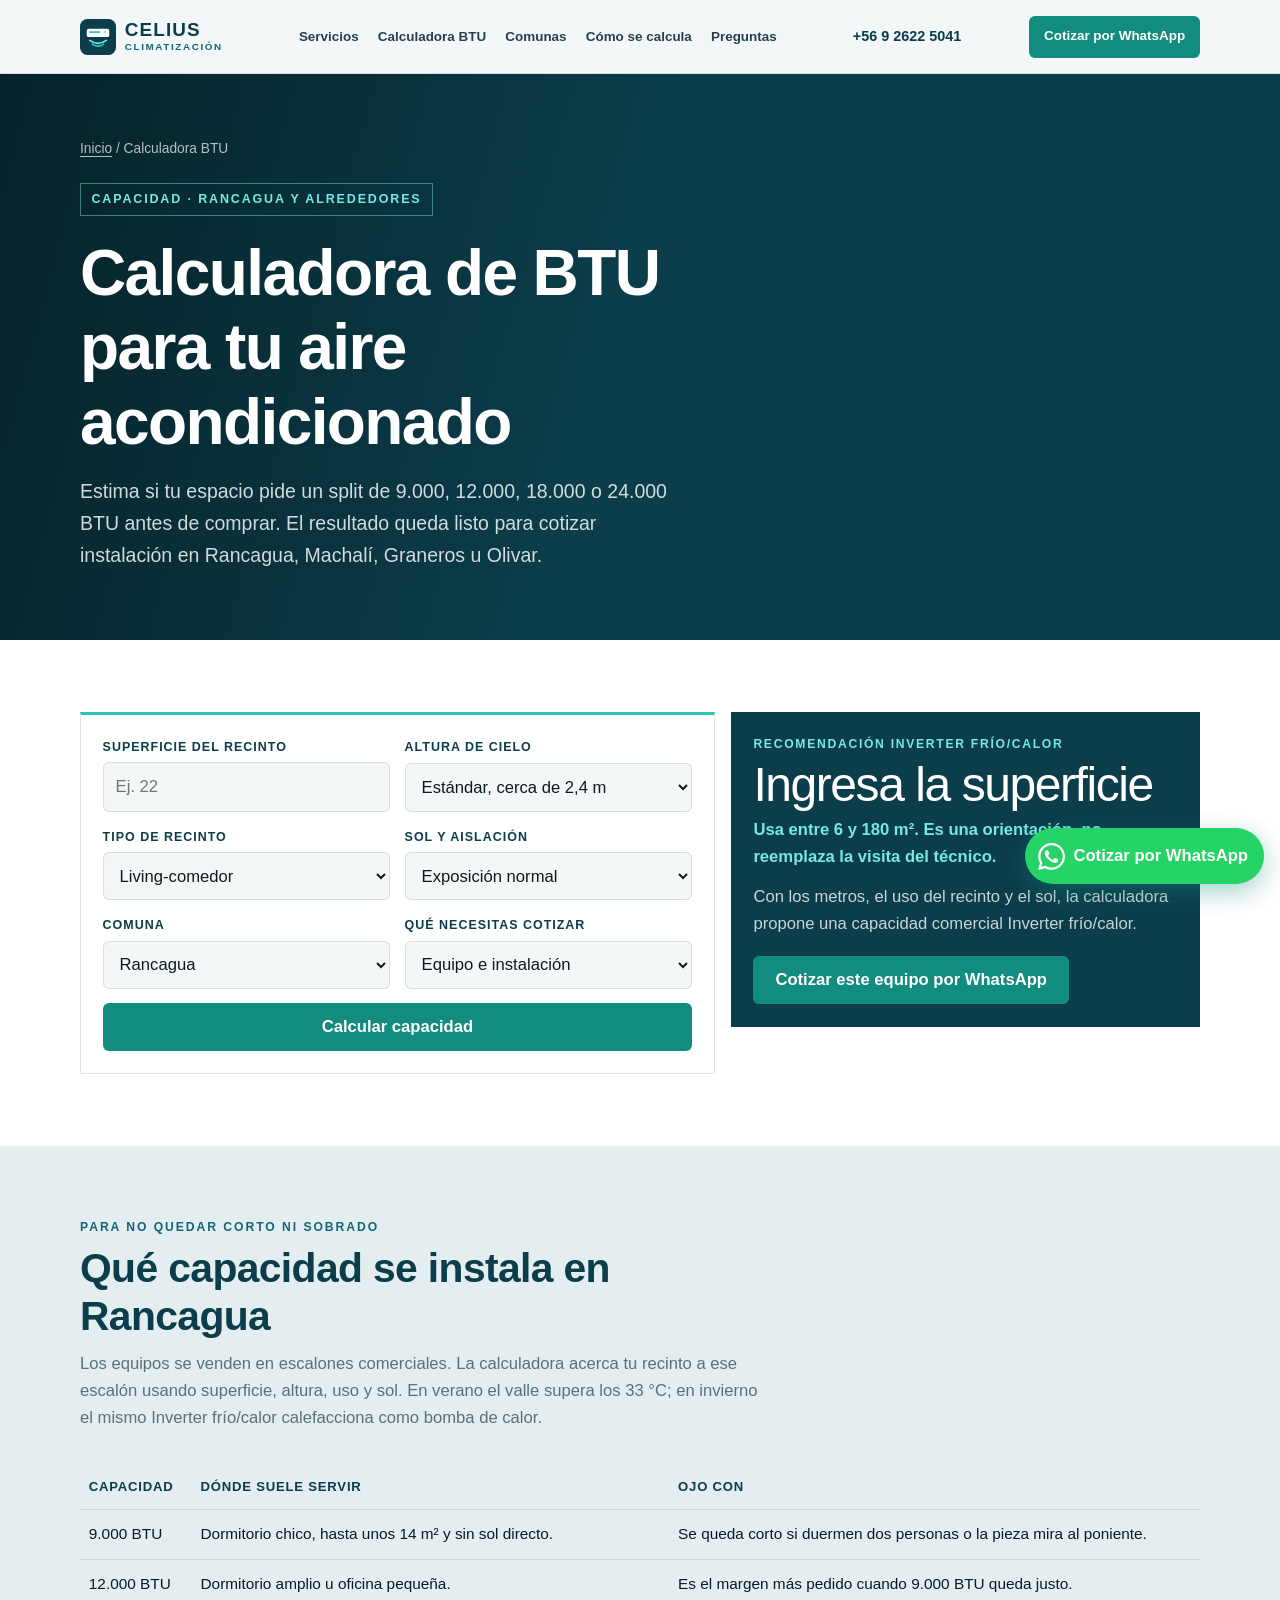
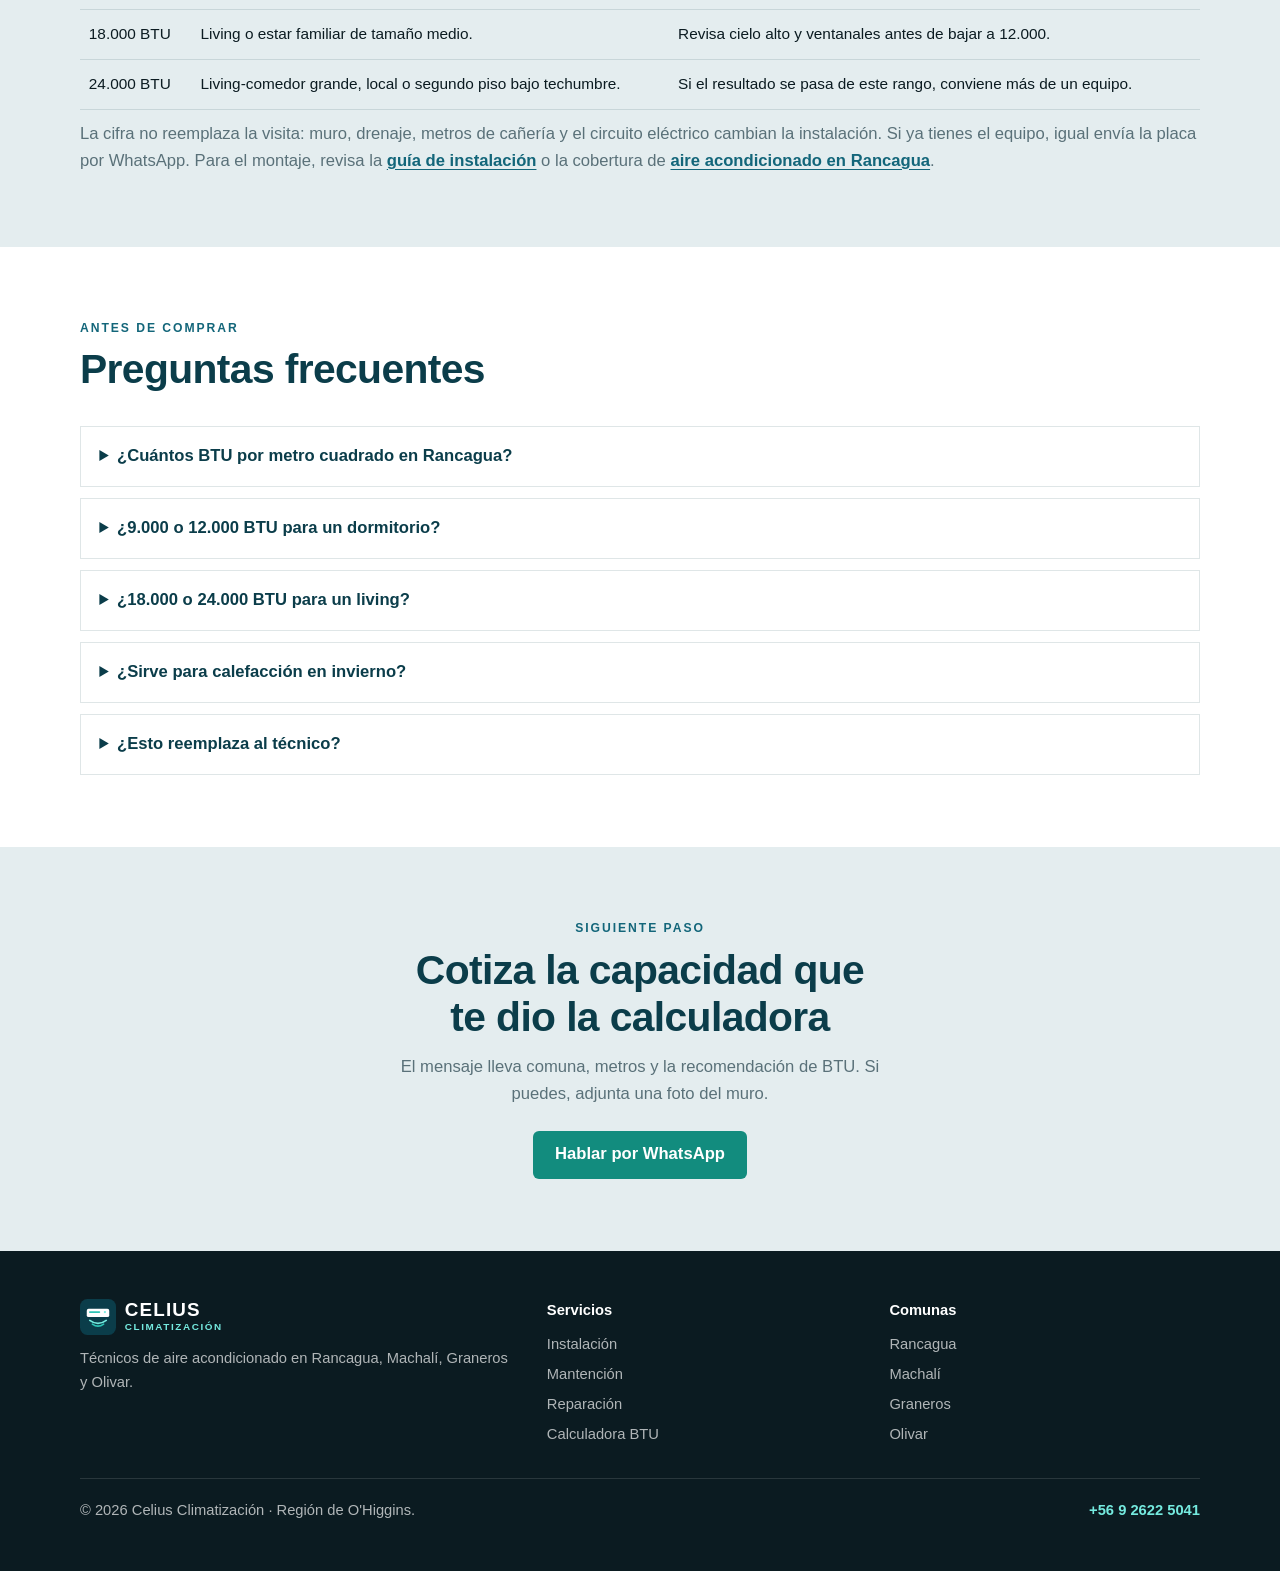
<file: calculadora-btu/index.html>
<!DOCTYPE html>
<html lang="es-CL">
<head>
  <meta charset="UTF-8">
  <meta name="viewport" content="width=device-width, initial-scale=1">
  <meta name="theme-color" content="#0B3D4A">
  <title>Calculadora de BTU para Aire Acondicionado | Celius Rancagua</title>
  <meta name="description" content="Calcula cuántos BTU necesita tu dormitorio, living u oficina en Rancagua, Machalí, Graneros u Olivar. Recomendación de 9.000 a 24.000 BTU y cotización por WhatsApp.">
  <meta name="robots" content="index, follow, max-image-preview:large">
  <link rel="canonical" href="https://www.celius.cl/calculadora-btu/">
  <link rel="icon" href="/favicon.ico?v=20261123" sizes="any">
  <link rel="icon" type="image/svg+xml" href="/favicon.svg?v=20261123">
  <link rel="icon" type="image/png" href="/favicon-32.png?v=20261123" sizes="32x32">
  <link rel="icon" type="image/png" href="/icon-192.png" sizes="192x192">
  <link rel="apple-touch-icon" href="/icon-192.png">
  <link rel="stylesheet" href="/assets/site.css?v=20261123">
  <meta property="og:type" content="website">
  <meta property="og:locale" content="es_CL">
  <meta property="og:site_name" content="Celius Climatización">
  <meta property="og:title" content="Calculadora de BTU para Aire Acondicionado | Celius Rancagua">
  <meta property="og:description" content="Estima la capacidad de tu split Inverter frío/calor y cotiza la instalación en Rancagua y comunas cercanas.">
  <meta property="og:url" content="https://www.celius.cl/calculadora-btu/">
  <meta property="og:image" content="https://www.celius.cl/og-image.jpg?v=20261123">
  <meta property="og:image:width" content="1200">
  <meta property="og:image:height" content="630">
  <meta property="og:image:alt" content="Celius Climatización, aire acondicionado en Rancagua y la Región de O'Higgins">
  <meta name="twitter:card" content="summary_large_image">
  <meta name="twitter:title" content="Calculadora de BTU para Aire Acondicionado | Celius Rancagua">
  <meta name="twitter:description" content="Estima la capacidad de tu split Inverter frío/calor y cotiza la instalación en Rancagua y comunas cercanas.">
  <meta name="twitter:image" content="https://www.celius.cl/og-image.jpg?v=20261123">
  <script type="application/ld+json">
  {
    "@context": "https://schema.org",
    "@graph": [
      {
        "@type": ["HVACBusiness", "LocalBusiness"],
        "@id": "https://www.celius.cl/#business",
        "name": "Celius Climatización",
        "alternateName": ["Celius", "Celius Aire Acondicionado"],
        "url": "https://www.celius.cl/",
        "telephone": "+56926225041",
        "image": "https://www.celius.cl/images/hero-instalacion-exterior.jpg",
        "logo": {"@type": "ImageObject", "url": "https://www.celius.cl/icon-512.png", "width": 512, "height": 512},
        "priceRange": "$$",
        "address": {"@type": "PostalAddress", "addressLocality": "Rancagua", "addressRegion": "Región del Libertador General Bernardo O'Higgins", "addressCountry": "CL"},
        "geo": {"@type": "GeoCircle", "geoMidpoint": {"@type": "GeoCoordinates", "latitude": -34.1654, "longitude": -70.7398}, "geoRadius": "25000"},
        "areaServed": [
          {"@type": "City", "name": "Rancagua", "sameAs": "https://www.wikidata.org/wiki/Q4582"},
          {"@type": "City", "name": "Machalí", "sameAs": "https://www.wikidata.org/wiki/Q16915"},
          {"@type": "City", "name": "Graneros", "sameAs": "https://www.wikidata.org/wiki/Q13068"},
          {"@type": "City", "name": "Olivar", "sameAs": "https://www.wikidata.org/wiki/Q51053"}
        ],
        "sameAs": ["https://www.google.com/search?kgmid=/g/11_0j950ym", "https://share.google/n70Rb0o22h0WcMHFc"],
        "hasMap": "https://www.google.com/search?kgmid=/g/11_0j950ym&hl=es-CL"
      },
      {
        "@type": "WebApplication",
        "@id": "https://www.celius.cl/calculadora-btu/#app",
        "name": "Calculadora de BTU Celius",
        "applicationCategory": "UtilitiesApplication",
        "operatingSystem": "Web",
        "browserRequirements": "Requires JavaScript",
        "isAccessibleForFree": true,
        "url": "https://www.celius.cl/calculadora-btu/",
        "inLanguage": "es-CL",
        "provider": {"@id": "https://www.celius.cl/#business"},
        "offers": {"@type": "Offer", "price": "0", "priceCurrency": "CLP"},
        "description": "Estima la capacidad comercial de un aire acondicionado split para dormitorio, living u oficina en Rancagua y comunas cercanas."
      },
      {
        "@type": "BreadcrumbList",
        "itemListElement": [
          {"@type": "ListItem", "position": 1, "name": "Inicio", "item": "https://www.celius.cl/"},
          {"@type": "ListItem", "position": 2, "name": "Calculadora de BTU", "item": "https://www.celius.cl/calculadora-btu/"}
        ]
      },
      {
        "@type": "FAQPage",
        "mainEntity": [
          {"@type": "Question", "name": "¿Cuántos BTU se necesitan por metro cuadrado en Rancagua?", "acceptedAnswer": {"@type": "Answer", "text": "En el valle de Cachapoal una referencia útil es 560 BTU por m² en un dormitorio, 680 en un living y cerca de 780 en una oficina o local. El sol de poniente y un cielo alto suben esa cifra. No alcanza con multiplicar solo la superficie."}},
          {"@type": "Question", "name": "¿Conviene un equipo de 9.000 o de 12.000 BTU?", "acceptedAnswer": {"@type": "Answer", "text": "9.000 BTU suele bastar en un dormitorio chico y sombrío. 12.000 BTU da margen cuando la pieza es más amplia, duerme más de una persona o recibe sol."}},
          {"@type": "Question", "name": "¿18.000 o 24.000 BTU para un living?", "acceptedAnswer": {"@type": "Answer", "text": "Un living familiar de tamaño medio suele quedar en 18.000 BTU. Si es un living-comedor grande, un local o un segundo piso bajo techumbre con sol de poniente, la referencia sube a 24.000 BTU o a más de un equipo."}},
          {"@type": "Question", "name": "¿Un aire acondicionado Inverter calefacciona en invierno?", "acceptedAnswer": {"@type": "Answer", "text": "Un equipo frío/calor Inverter funciona como bomba de calor y sirve para el invierno de Rancagua y alrededores. La capacidad en BTU también debe alcanzar para calefaccionar, no solo para el verano."}},
          {"@type": "Question", "name": "¿La calculadora reemplaza la visita técnica?", "acceptedAnswer": {"@type": "Answer", "text": "No. Es una orientación para elegir el rango comercial antes de cotizar. En la visita se confirman muro, drenaje, recorrido de cañerías y el punto eléctrico."}}
        ]
      }
    ]
  }
  </script>
</head>
<body data-page="calculadora-btu">
  <a class="skip-link" href="#contenido">Saltar al contenido</a>
  <header class="site-header">
    <div class="wrap header-inner">
      <a class="logo" href="/" aria-label="Celius Climatización, inicio"><svg class="logo-iso" viewBox="0 0 48 48" aria-hidden="true" focusable="false"><rect width="48" height="48" rx="10" fill="#0B3D4A"/><rect x="9" y="13" width="30" height="11" rx="2.5" fill="#fff"/><rect x="12" y="16.2" width="15" height="2.4" rx="1.2" fill="#2EC4B6"/><circle cx="33.2" cy="17.4" r="1.5" fill="#75EADF"/><path d="M13 28.5c7 5.2 15 5.2 22 0" fill="none" stroke="#75EADF" stroke-width="2.2" stroke-linecap="round"/><path d="M16.5 33.5c5 3.6 10 3.6 15 0" fill="none" stroke="#2EC4B6" stroke-width="2.2" stroke-linecap="round"/></svg><span class="logo-words"><span class="logo-mark">Celius</span><span class="logo-sub">Climatización</span></span></a>
      <button class="nav-toggle" type="button" aria-expanded="false" aria-controls="site-nav" aria-label="Abrir menú"><span></span></button>
      <nav class="site-nav" id="site-nav" aria-label="Principal"><ul><li><a href="/#servicios">Servicios</a></li><li><a href="/calculadora-btu/">Calculadora BTU</a></li><li><a href="/#cobertura">Comunas</a></li><li><a href="#como-se-calcula">Cómo se calcula</a></li><li><a href="#preguntas">Preguntas</a></li></ul></nav>
      <a class="header-phone" href="tel:+56926225041">+56 9 2622 5041</a>
      <a class="btn btn-primary header-cta" href="https://wa.me/56926225041" data-wa data-wa-source="calculadora-header" data-wa-msg="Hola Celius Climatización, quiero cotizar un aire acondicionado. Mi comuna es:">Cotizar por WhatsApp</a>
    </div>
  </header>
  <main id="contenido">
    <section class="page-hero">
      <div class="wrap">
        <nav class="breadcrumb" aria-label="Migas de pan"><a href="/">Inicio</a> / Calculadora BTU</nav>
        <span class="brand-kicker">Capacidad · Rancagua y alrededores</span>
        <h1>Calculadora de BTU para tu aire acondicionado</h1>
        <p>Estima si tu espacio pide un split de 9.000, 12.000, 18.000 o 24.000 BTU antes de comprar. El resultado queda listo para cotizar instalación en Rancagua, Machalí, Graneros u Olivar.</p>
      </div>
    </section>

    <section class="surface" id="calculadora">
      <div class="wrap">
        <div class="btu-layout">
          <form class="btu-form" id="btu-form">
            <div class="btu-grid">
              <label class="btu-field">
                <span>Superficie del recinto</span>
                <input id="btu-m2" name="m2" type="number" inputmode="decimal" min="6" max="180" step="0.5" placeholder="Ej. 22" required>
              </label>
              <label class="btu-field">
                <span>Altura de cielo</span>
                <select name="altura">
                  <option value="estandar">Estándar, cerca de 2,4 m</option>
                  <option value="alta">Alto, doble altura o bajo techumbre</option>
                </select>
              </label>
              <label class="btu-field">
                <span>Tipo de recinto</span>
                <select name="recinto">
                  <option value="dormitorio">Dormitorio</option>
                  <option value="living" selected>Living-comedor</option>
                  <option value="oficina">Oficina o local</option>
                </select>
              </label>
              <label class="btu-field">
                <span>Sol y aislación</span>
                <select name="exposicion">
                  <option value="sombra">Sombra u orientación sur</option>
                  <option value="normal" selected>Exposición normal</option>
                  <option value="sol">Sol de poniente o mucho sol</option>
                </select>
              </label>
              <label class="btu-field">
                <span>Comuna</span>
                <select name="comuna">
                  <option>Rancagua</option>
                  <option>Machalí</option>
                  <option>Graneros</option>
                  <option>Olivar</option>
                  <option>Otra comuna de O'Higgins</option>
                </select>
              </label>
              <label class="btu-field">
                <span>Qué necesitas cotizar</span>
                <select name="equipo">
                  <option value="busco">Equipo e instalación</option>
                  <option value="tengo">Ya tengo el equipo</option>
                </select>
              </label>
            </div>
            <button class="btn btn-primary" type="submit">Calcular capacidad</button>
          </form>
          <div class="btu-result" id="btu-result" aria-live="polite">
            <span class="btu-kicker">Recomendación Inverter frío/calor</span>
            <p class="btu-figure" id="btu-label">Ingresa la superficie</p>
            <p class="btu-raw" id="btu-raw">Usa entre 6 y 180 m². Es una orientación, no reemplaza la visita del técnico.</p>
            <p id="btu-note">Con los metros, el uso del recinto y el sol, la calculadora propone una capacidad comercial Inverter frío/calor.</p>
            <div class="btu-actions">
              <a class="btn btn-primary" id="btu-wa" hidden href="https://wa.me/56926225041" data-wa data-wa-source="calculadora-btu" data-wa-msg="Hola Celius Climatización, usé la calculadora BTU y quiero cotizar.">Cotizar este equipo por WhatsApp</a>
            </div>
          </div>
        </div>
      </div>
    </section>

    <section class="deep" id="como-se-calcula">
      <div class="wrap">
        <div class="section-head reveal">
          <span class="eyebrow">Para no quedar corto ni sobrado</span>
          <h2>Qué capacidad se instala en Rancagua</h2>
          <p>Los equipos se venden en escalones comerciales. La calculadora acerca tu recinto a ese escalón usando superficie, altura, uso y sol. En verano el valle supera los 33 °C; en invierno el mismo Inverter frío/calor calefacciona como bomba de calor.</p>
        </div>
        <div class="btu-table-wrap reveal">
          <table class="btu-table">
            <thead>
              <tr><th>Capacidad</th><th>Dónde suele servir</th><th>Ojo con</th></tr>
            </thead>
            <tbody>
              <tr><td>9.000 BTU</td><td>Dormitorio chico, hasta unos 14 m² y sin sol directo.</td><td>Se queda corto si duermen dos personas o la pieza mira al poniente.</td></tr>
              <tr><td>12.000 BTU</td><td>Dormitorio amplio u oficina pequeña.</td><td>Es el margen más pedido cuando 9.000 BTU queda justo.</td></tr>
              <tr><td>18.000 BTU</td><td>Living o estar familiar de tamaño medio.</td><td>Revisa cielo alto y ventanales antes de bajar a 12.000.</td></tr>
              <tr><td>24.000 BTU</td><td>Living-comedor grande, local o segundo piso bajo techumbre.</td><td>Si el resultado se pasa de este rango, conviene más de un equipo.</td></tr>
            </tbody>
          </table>
        </div>
        <p class="muted reveal">La cifra no reemplaza la visita: muro, drenaje, metros de cañería y el circuito eléctrico cambian la instalación. Si ya tienes el equipo, igual envía la placa por WhatsApp. Para el montaje, revisa la <a class="text-link" href="/instalacion-aire-acondicionado/">guía de instalación</a> o la cobertura de <a class="text-link" href="/aire-acondicionado-rancagua/">aire acondicionado en Rancagua</a>.</p>
      </div>
    </section>

    <section class="surface" id="preguntas">
      <div class="wrap">
        <div class="section-head reveal"><span class="eyebrow">Antes de comprar</span><h2>Preguntas frecuentes</h2></div>
        <div class="faq">
          <details class="reveal"><summary>¿Cuántos BTU por metro cuadrado en Rancagua?</summary><p>Una referencia de partida es 560 BTU/m² en dormitorio, 680 en living y cerca de 780 en oficina o local. El sol de poniente y un cielo alto suben el resultado. No alcanza con mirar solo los metros.</p></details>
          <details class="reveal"><summary>¿9.000 o 12.000 BTU para un dormitorio?</summary><p>9.000 BTU alcanza en una pieza chica y sombría. Si es amplia, duermen más de una persona o entra sol, 12.000 BTU suele ser el equipo correcto.</p></details>
          <details class="reveal"><summary>¿18.000 o 24.000 BTU para un living?</summary><p>Un living familiar medio suele quedar en 18.000 BTU. Un living-comedor grande, un local o un segundo piso bajo techumbre se va a 24.000 BTU, o a dos equipos si la carga es mayor.</p></details>
          <details class="reveal"><summary>¿Sirve para calefacción en invierno?</summary><p>Sí, si el equipo es Inverter frío/calor. En Rancagua y alrededores esa bomba de calor cubre el invierno, siempre que la capacidad no se haya elegido solo pensando en el verano.</p></details>
          <details class="reveal"><summary>¿Esto reemplaza al técnico?</summary><p>No. Sirve para llegar a la cotización con un rango claro. En terreno se confirman fijaciones, drenaje, recorrido y el punto eléctrico.</p></details>
        </div>
      </div>
    </section>
    <section class="cta-band deep"><div class="wrap reveal"><span class="eyebrow">Siguiente paso</span><h2>Cotiza la capacidad que te dio la calculadora</h2><p>El mensaje lleva comuna, metros y la recomendación de BTU. Si puedes, adjunta una foto del muro.</p><a class="btn btn-primary" href="https://wa.me/56926225041" data-wa data-wa-source="calculadora-cta-final" data-wa-msg="Hola Celius Climatización, quiero cotizar un aire acondicionado según la calculadora BTU. Mi comuna es:">Hablar por WhatsApp</a></div></section>
  </main>
  <footer class="site-footer">
    <div class="wrap footer-grid">
      <div><a class="logo" href="/" aria-label="Celius Climatización, inicio"><svg class="logo-iso" viewBox="0 0 48 48" aria-hidden="true" focusable="false"><rect width="48" height="48" rx="10" fill="#0B3D4A"/><rect x="9" y="13" width="30" height="11" rx="2.5" fill="#fff"/><rect x="12" y="16.2" width="15" height="2.4" rx="1.2" fill="#2EC4B6"/><circle cx="33.2" cy="17.4" r="1.5" fill="#75EADF"/><path d="M13 28.5c7 5.2 15 5.2 22 0" fill="none" stroke="#75EADF" stroke-width="2.2" stroke-linecap="round"/><path d="M16.5 33.5c5 3.6 10 3.6 15 0" fill="none" stroke="#2EC4B6" stroke-width="2.2" stroke-linecap="round"/></svg><span class="logo-words"><span class="logo-mark">Celius</span><span class="logo-sub">Climatización</span></span></a><p>Técnicos de aire acondicionado en Rancagua, Machalí, Graneros y Olivar.</p></div>
      <div><p class="footer-title">Servicios</p><ul class="footer-links"><li><a href="/instalacion-aire-acondicionado/">Instalación</a></li><li><a href="/mantencion-aire-acondicionado/">Mantención</a></li><li><a href="/reparacion-aire-acondicionado/">Reparación</a></li><li><a href="/calculadora-btu/">Calculadora BTU</a></li></ul></div>
      <div><p class="footer-title">Comunas</p><ul class="footer-links"><li><a href="/aire-acondicionado-rancagua/">Rancagua</a></li><li><a href="/aire-acondicionado-machali/">Machalí</a></li><li><a href="/aire-acondicionado-graneros/">Graneros</a></li><li><a href="/aire-acondicionado-olivar/">Olivar</a></li></ul></div>
    </div>
    <div class="wrap footer-meta"><p>© <span id="year"></span> Celius Climatización · Región de O'Higgins.</p><p class="footer-contact"><a href="tel:+56926225041">+56 9 2622 5041</a></p></div>
  </footer>
  <a class="wa-float" href="https://wa.me/56926225041" data-wa data-wa-source="calculadora-flotante" data-wa-msg="Hola Celius Climatización, usé la calculadora BTU y quiero cotizar. Mi comuna es:" aria-label="Cotizar por WhatsApp"><svg viewBox="0 0 24 24" aria-hidden="true" fill="currentColor"><path d="M17.472 14.382c-.297-.149-1.758-.867-2.03-.967-.273-.099-.471-.148-.67.15-.197.297-.767.966-.94 1.164-.173.199-.347.223-.644.075-.297-.15-1.255-.463-2.39-1.475-.883-.788-1.48-1.761-1.653-2.059-.173-.297-.018-.458.13-.606.134-.133.298-.347.446-.52.149-.174.198-.298.298-.497.099-.198.05-.371-.025-.52-.075-.149-.669-1.612-.916-2.207-.242-.579-.487-.5-.669-.51-.173-.008-.371-.01-.57-.01-.198 0-.52.074-.792.372-.272.297-1.04 1.016-1.04 2.479 0 1.462 1.065 2.875 1.213 3.074.149.198 2.096 3.2 5.077 4.487.709.306 1.262.489 1.694.625.712.227 1.36.195 1.871.118.571-.085 1.758-.719 2.006-1.413.248-.694.248-1.289.173-1.413-.074-.124-.272-.198-.57-.347m-5.421 7.403h-.004a9.87 9.87 0 01-5.031-1.378l-.361-.214-3.741.982.998-3.648-.235-.374a9.86 9.86 0 01-1.51-5.26c.001-5.45 4.436-9.884 9.888-9.884 2.64 0 5.122 1.03 6.988 2.898a9.825 9.825 0 012.893 6.994c-.003 5.45-4.435 9.884-9.885 9.884m8.413-18.297A11.815 11.815 0 0012.05 0C5.495 0 .16 5.335.157 11.892c0 2.096.547 4.142 1.588 5.945L.057 24l6.305-1.654a11.882 11.882 0 005.683 1.448h.005c6.554 0 11.89-5.335 11.893-11.893a11.821 11.821 0 00-3.48-8.413z"/></svg><span class="wa-label">Cotizar por WhatsApp</span></a>
  <script src="/assets/site.js?v=20261123" defer></script>
</body>
</html>
</file>
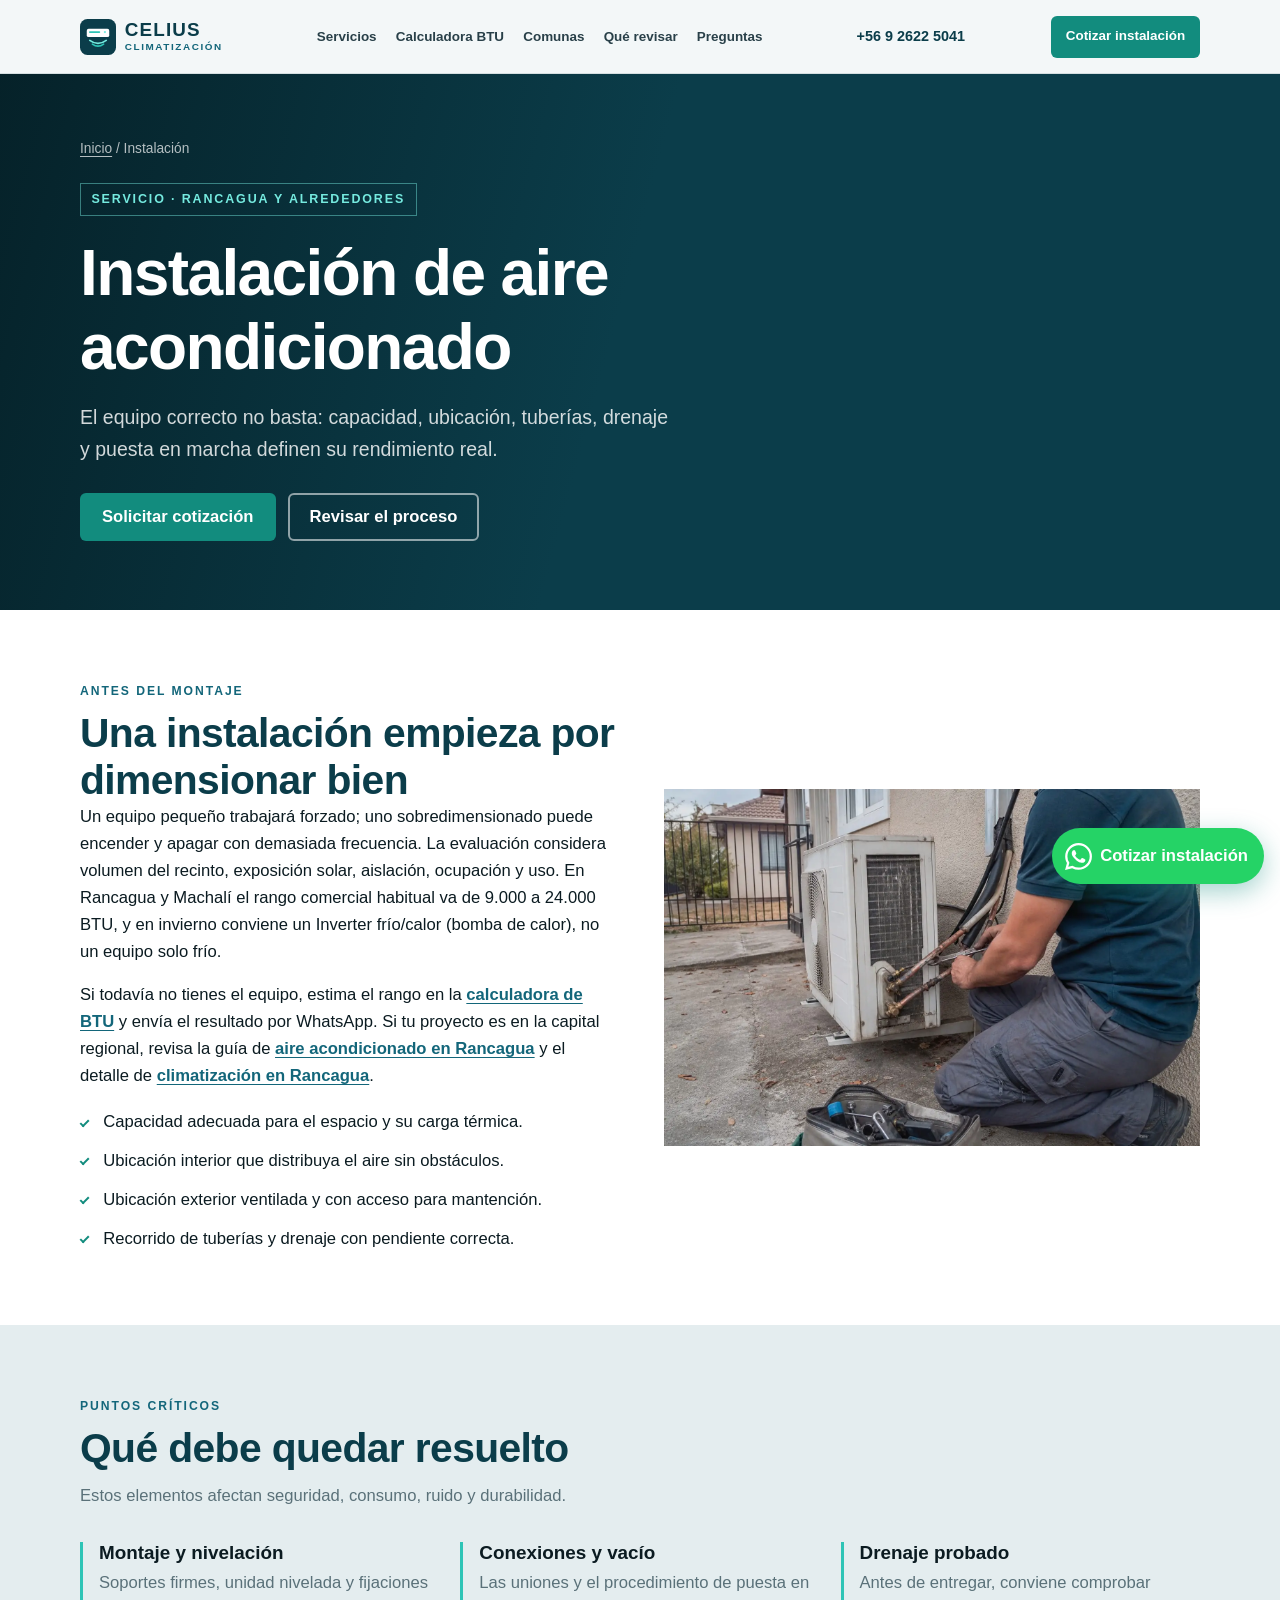
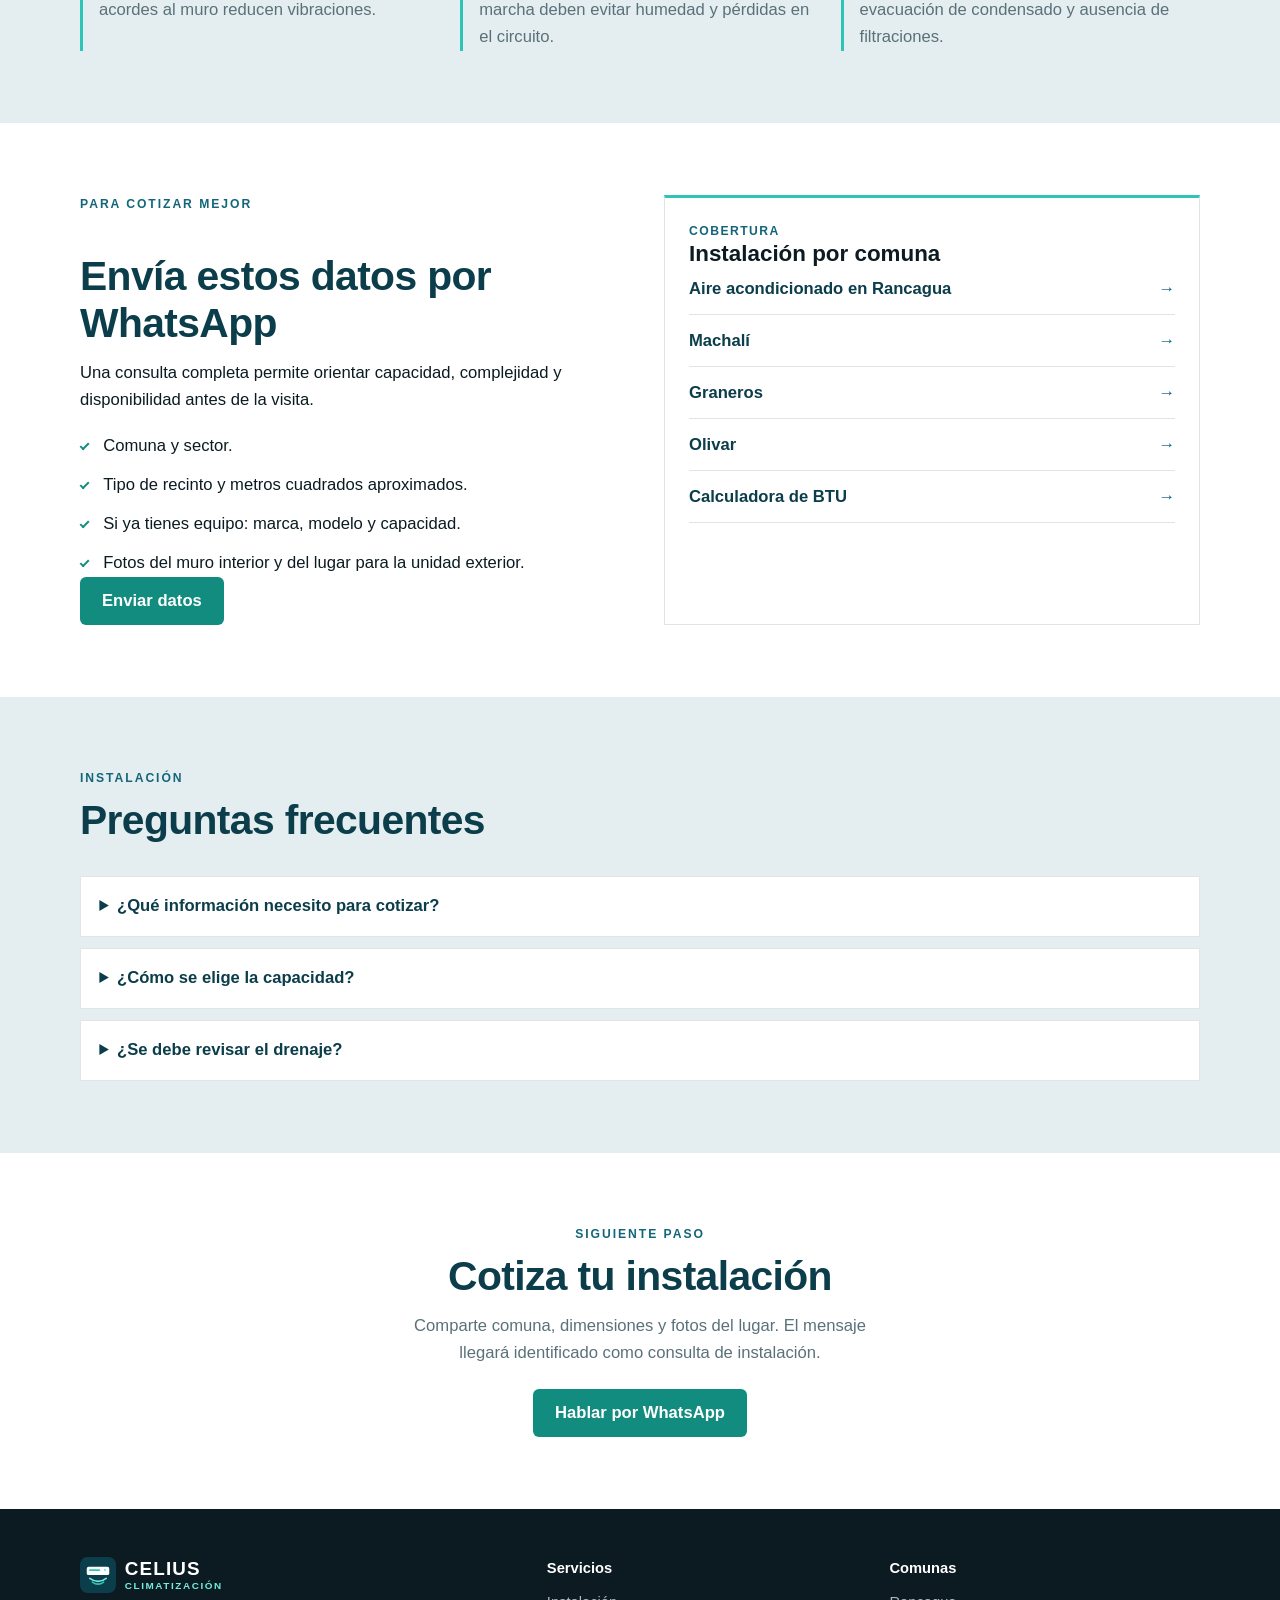
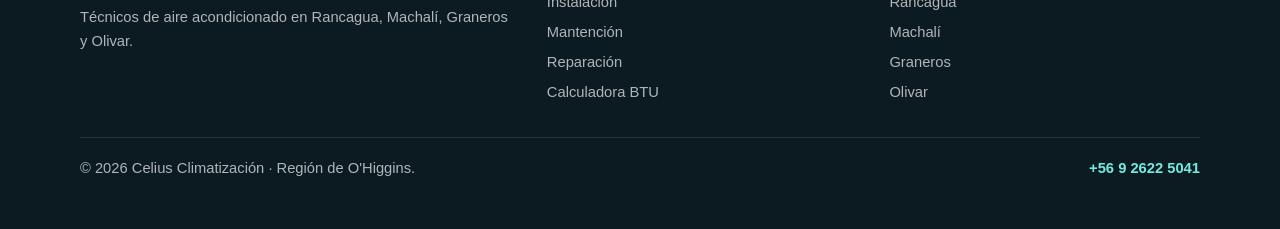
<file: instalacion-aire-acondicionado/index.html>
<!DOCTYPE html>
<html lang="es-CL">
<head>
  <meta charset="UTF-8">
  <meta name="viewport" content="width=device-width, initial-scale=1">
  <meta name="theme-color" content="#0B3D4A">
  <title>Instalación de Aire Acondicionado en Rancagua | Celius</title>
  <meta name="description" content="Cotiza instalación de aire acondicionado split e Inverter en Rancagua, Machalí, Graneros y Olivar. Orientación de capacidad, ubicación y montaje.">
  <meta name="robots" content="index, follow, max-image-preview:large">
  <link rel="canonical" href="https://www.celius.cl/instalacion-aire-acondicionado/">
  <link rel="icon" href="/favicon.ico?v=20261123" sizes="any">
  <link rel="icon" type="image/svg+xml" href="/favicon.svg?v=20261123">
  <link rel="icon" type="image/png" href="/favicon-32.png?v=20261123" sizes="32x32">
  <link rel="icon" type="image/png" href="/icon-192.png" sizes="192x192">
  <link rel="apple-touch-icon" href="/icon-192.png">
  <link rel="stylesheet" href="/assets/site.css?v=20261123">
  <meta property="og:type" content="website">
  <meta property="og:locale" content="es_CL">
  <meta property="og:site_name" content="Celius Climatización">
  <meta property="og:title" content="Instalación de Aire Acondicionado en Rancagua">
  <meta property="og:description" content="Guía y cotización para instalar equipos split e Inverter en Rancagua y comunas cercanas.">
  <meta property="og:url" content="https://www.celius.cl/instalacion-aire-acondicionado/">
  <meta property="og:image" content="https://www.celius.cl/og-image.jpg?v=20261123"><meta property="og:image:width" content="1200"><meta property="og:image:height" content="630"><meta property="og:image:alt" content="Celius Climatización, aire acondicionado en Rancagua y la Región de O'Higgins"><meta name="twitter:card" content="summary_large_image"><meta name="twitter:title" content="Instalación de Aire Acondicionado en Rancagua"><meta name="twitter:description" content="Guía y cotización para instalar equipos split e Inverter en Rancagua y comunas cercanas."><meta name="twitter:image" content="https://www.celius.cl/og-image.jpg?v=20261123">
  <script type="application/ld+json">
  {
    "@context": "https://schema.org",
    "@graph": [
      {
        "@type": ["HVACBusiness", "LocalBusiness"],
        "@id": "https://www.celius.cl/#business",
        "name": "Celius Climatización",
        "alternateName": ["Celius", "Celius Aire Acondicionado"],
        "legalName": "Celius Climatización",
        "url": "https://www.celius.cl/",
        "telephone": "+56926225041",
        "image": "https://www.celius.cl/images/hero-instalacion-exterior.jpg",
        "logo": {"@type": "ImageObject", "url": "https://www.celius.cl/icon-512.png", "width": 512, "height": 512},
        "priceRange": "$$",
        "description": "Técnicos de aire acondicionado en Rancagua: instalación, mantención y reparación de climatización para hogares y comercios. Atención a domicilio en Machalí, Graneros y Olivar.",
        "address": {
          "@type": "PostalAddress",
          "addressLocality": "Rancagua",
          "addressRegion": "Región del Libertador General Bernardo O'Higgins",
          "addressCountry": "CL"
        },
        "geo": {
          "@type": "GeoCircle",
          "geoMidpoint": {"@type": "GeoCoordinates", "latitude": -34.1654, "longitude": -70.7398},
          "geoRadius": "25000"
        },
        "areaServed": [
          {"@type": "City", "name": "Rancagua", "sameAs": "https://www.wikidata.org/wiki/Q4582"},
          {"@type": "City", "name": "Machalí", "sameAs": "https://www.wikidata.org/wiki/Q16915"},
          {"@type": "City", "name": "Graneros", "sameAs": "https://www.wikidata.org/wiki/Q13068"},
          {"@type": "City", "name": "Olivar", "sameAs": "https://www.wikidata.org/wiki/Q51053"},
          {"@type": "AdministrativeArea", "name": "Región del Libertador General Bernardo O'Higgins", "sameAs": "https://www.wikidata.org/wiki/Q2133"}
        ],
        "knowsAbout": ["aire acondicionado", "climatización", "instalación split", "aire acondicionado inverter frío calor", "cálculo de BTU", "mantención inverter", "certificación SEC"],
        "sameAs": [
          "https://www.google.com/search?kgmid=/g/11_0j950ym",
          "https://share.google/n70Rb0o22h0WcMHFc"
        ],
        "hasMap": "https://www.google.com/search?kgmid=/g/11_0j950ym&hl=es-CL",
        "hasCredential": {
          "@type": "EducationalOccupationalCredential",
          "name": "Instalador autorizado SEC",
          "credentialCategory": "Certificación SEC",
          "recognizedBy": {"@type": "Organization", "name": "Superintendencia de Electricidad y Combustibles"}
        },
        "openingHoursSpecification": {
          "@type": "OpeningHoursSpecification",
          "dayOfWeek": ["Monday", "Tuesday", "Wednesday", "Thursday", "Friday", "Saturday"],
          "opens": "09:00",
          "closes": "19:00"
        },
        "hasOfferCatalog": {
          "@type": "OfferCatalog",
          "name": "Servicios de aire acondicionado",
          "itemListElement": [
            {"@type": "Offer", "itemOffered": {"@type": "Service", "name": "Instalación de aire acondicionado", "url": "https://www.celius.cl/instalacion-aire-acondicionado/"}},
            {"@type": "Offer", "itemOffered": {"@type": "Service", "name": "Mantención de aire acondicionado", "url": "https://www.celius.cl/mantencion-aire-acondicionado/"}},
            {"@type": "Offer", "itemOffered": {"@type": "Service", "name": "Reparación de aire acondicionado", "url": "https://www.celius.cl/reparacion-aire-acondicionado/"}},
            {"@type": "Offer", "itemOffered": {"@type": "Service", "name": "Calculadora de BTU", "url": "https://www.celius.cl/calculadora-btu/"}}
          ]
        }
      },
      {
        "@type": "Service",
        "@id": "https://www.celius.cl/instalacion-aire-acondicionado/#service",
        "name": "Instalación de aire acondicionado",
        "serviceType": "Instalación de equipos split e Inverter",
        "url": "https://www.celius.cl/instalacion-aire-acondicionado/",
        "provider": {"@id": "https://www.celius.cl/#business"},
        "areaServed": [
          {"@type": "City", "name": "Rancagua"},
          {"@type": "City", "name": "Machalí"},
          {"@type": "City", "name": "Graneros"},
          {"@type": "City", "name": "Olivar"}
        ],
        "description": "Orientación y cotización para instalar aire acondicionado split e Inverter en Rancagua y comunas cercanas."
      },
      {
        "@type": "BreadcrumbList",
        "itemListElement": [
          {"@type": "ListItem", "position": 1, "name": "Inicio", "item": "https://www.celius.cl/"},
          {"@type": "ListItem", "position": 2, "name": "Instalación de aire acondicionado", "item": "https://www.celius.cl/instalacion-aire-acondicionado/"}
        ]
      },
      {
        "@type": "FAQPage",
        "mainEntity": [
          {"@type": "Question", "name": "¿Qué información necesito para cotizar una instalación?", "acceptedAnswer": {"@type": "Answer", "text": "Indica la comuna, los metros cuadrados aproximados, el uso del recinto y si ya tienes el equipo. Una foto del muro interior y exterior ayuda a orientar la instalación."}},
          {"@type": "Question", "name": "¿Cómo se elige la capacidad del equipo?", "acceptedAnswer": {"@type": "Answer", "text": "La capacidad depende del volumen, orientación solar, aislación, cantidad de personas y equipos que generan calor. No conviene decidir solo por superficie."}},
          {"@type": "Question", "name": "¿La instalación incluye revisar el drenaje?", "acceptedAnswer": {"@type": "Answer", "text": "El recorrido y pendiente del drenaje forman parte de la evaluación porque una evacuación deficiente puede provocar goteos y humedad."}}
        ]
      }
    ]
  }
  </script>
</head>
<body data-page="servicio-instalacion">
  <a class="skip-link" href="#contenido">Saltar al contenido</a>
  <header class="site-header">
    <div class="wrap header-inner">
      <a class="logo" href="/" aria-label="Celius Climatización, inicio"><svg class="logo-iso" viewBox="0 0 48 48" aria-hidden="true" focusable="false"><rect width="48" height="48" rx="10" fill="#0B3D4A"/><rect x="9" y="13" width="30" height="11" rx="2.5" fill="#fff"/><rect x="12" y="16.2" width="15" height="2.4" rx="1.2" fill="#2EC4B6"/><circle cx="33.2" cy="17.4" r="1.5" fill="#75EADF"/><path d="M13 28.5c7 5.2 15 5.2 22 0" fill="none" stroke="#75EADF" stroke-width="2.2" stroke-linecap="round"/><path d="M16.5 33.5c5 3.6 10 3.6 15 0" fill="none" stroke="#2EC4B6" stroke-width="2.2" stroke-linecap="round"/></svg><span class="logo-words"><span class="logo-mark">Celius</span><span class="logo-sub">Climatización</span></span></a>
      <button class="nav-toggle" type="button" aria-expanded="false" aria-controls="site-nav" aria-label="Abrir menú"><span></span></button>
      <nav class="site-nav" id="site-nav" aria-label="Principal"><ul><li><a href="/#servicios">Servicios</a></li><li><a href="/calculadora-btu/">Calculadora BTU</a></li><li><a href="/#cobertura">Comunas</a></li><li><a href="#incluye">Qué revisar</a></li><li><a href="#preguntas">Preguntas</a></li></ul></nav>
      <a class="header-phone" href="tel:+56926225041">+56 9 2622 5041</a>
      <a class="btn btn-primary header-cta" href="https://wa.me/56926225041" data-wa data-wa-source="instalacion-header" data-wa-msg="Hola Celius Climatización, quiero cotizar una instalación de aire acondicionado. Mi comuna es:">Cotizar instalación</a>
    </div>
  </header>
  <main id="contenido">
    <section class="page-hero">
      <div class="wrap">
        <nav class="breadcrumb" aria-label="Migas de pan"><a href="/">Inicio</a> / Instalación</nav>
        <span class="brand-kicker">Servicio · Rancagua y alrededores</span>
        <h1>Instalación de aire acondicionado</h1>
        <p>El equipo correcto no basta: capacidad, ubicación, tuberías, drenaje y puesta en marcha definen su rendimiento real.</p>
        <div class="hero-actions"><a class="btn btn-primary" href="https://wa.me/56926225041" data-wa data-wa-source="instalacion-hero" data-wa-msg="Hola Celius Climatización, quiero cotizar una instalación. Mi comuna y espacio aproximado son:">Solicitar cotización</a><a class="btn btn-light" href="#incluye">Revisar el proceso</a></div>
      </div>
    </section>

    <section class="surface" id="incluye">
      <div class="wrap split">
        <div class="split-copy reveal">
          <span class="eyebrow">Antes del montaje</span>
          <h2>Una instalación empieza por dimensionar bien</h2>
          <p>Un equipo pequeño trabajará forzado; uno sobredimensionado puede encender y apagar con demasiada frecuencia. La evaluación considera volumen del recinto, exposición solar, aislación, ocupación y uso. En Rancagua y Machalí el rango comercial habitual va de 9.000 a 24.000 BTU, y en invierno conviene un Inverter frío/calor (bomba de calor), no un equipo solo frío.</p>
          <p>Si todavía no tienes el equipo, estima el rango en la <a class="text-link" href="/calculadora-btu/">calculadora de BTU</a> y envía el resultado por WhatsApp. Si tu proyecto es en la capital regional, revisa la guía de <a class="text-link" href="/aire-acondicionado-rancagua/">aire acondicionado en Rancagua</a> y el detalle de <a class="text-link" href="/aire-acondicionado-rancagua/#climatizacion">climatización en Rancagua</a>.</p>
          <ul class="check-list">
            <li>Capacidad adecuada para el espacio y su carga térmica.</li>
            <li>Ubicación interior que distribuya el aire sin obstáculos.</li>
            <li>Ubicación exterior ventilada y con acceso para mantención.</li>
            <li>Recorrido de tuberías y drenaje con pendiente correcta.</li>
          </ul>
        </div>
        <figure class="visual reveal"><picture><source srcset="/images/hero-instalacion-exterior.webp" type="image/webp"><img src="/images/hero-instalacion-exterior.jpg" alt="Montaje de unidad exterior de aire acondicionado" width="1536" height="1024" loading="lazy"></picture></figure>
      </div>
    </section>

    <section class="deep">
      <div class="wrap">
        <div class="section-head reveal"><span class="eyebrow">Puntos críticos</span><h2>Qué debe quedar resuelto</h2><p>Estos elementos afectan seguridad, consumo, ruido y durabilidad.</p></div>
        <div class="feature-grid">
          <article class="feature reveal"><h3>Montaje y nivelación</h3><p>Soportes firmes, unidad nivelada y fijaciones acordes al muro reducen vibraciones.</p></article>
          <article class="feature reveal"><h3>Conexiones y vacío</h3><p>Las uniones y el procedimiento de puesta en marcha deben evitar humedad y pérdidas en el circuito.</p></article>
          <article class="feature reveal"><h3>Drenaje probado</h3><p>Antes de entregar, conviene comprobar evacuación de condensado y ausencia de filtraciones.</p></article>
        </div>
      </div>
    </section>

    <section class="surface">
      <div class="wrap split">
        <div class="content reveal">
          <span class="eyebrow">Para cotizar mejor</span>
          <h2>Envía estos datos por WhatsApp</h2>
          <p>Una consulta completa permite orientar capacidad, complejidad y disponibilidad antes de la visita.</p>
          <ul class="check-list"><li>Comuna y sector.</li><li>Tipo de recinto y metros cuadrados aproximados.</li><li>Si ya tienes equipo: marca, modelo y capacidad.</li><li>Fotos del muro interior y del lugar para la unidad exterior.</li></ul>
          <a class="btn btn-primary" href="https://wa.me/56926225041" data-wa data-wa-source="instalacion-datos" data-wa-msg="Hola Celius Climatización, quiero instalar un aire acondicionado. Comuna: / m² aproximados: / Ya tengo equipo: Sí-No.">Enviar datos</a>
        </div>
        <aside class="card reveal">
          <span class="number">COBERTURA</span><h3>Instalación por comuna</h3>
          <ul class="link-list">
            <li><a href="/aire-acondicionado-rancagua/">Aire acondicionado en Rancagua</a></li>
            <li><a href="/aire-acondicionado-machali/">Machalí</a></li>
            <li><a href="/aire-acondicionado-graneros/">Graneros</a></li>
            <li><a href="/aire-acondicionado-olivar/">Olivar</a></li>
            <li><a href="/calculadora-btu/">Calculadora de BTU</a></li>
          </ul>
        </aside>
      </div>
    </section>

    <section class="deep" id="preguntas">
      <div class="wrap">
        <div class="section-head reveal"><span class="eyebrow">Instalación</span><h2>Preguntas frecuentes</h2></div>
        <div class="faq">
          <details class="reveal"><summary>¿Qué información necesito para cotizar?</summary><p>Comuna, metros cuadrados aproximados, uso del recinto, si ya tienes equipo y fotos de los lugares de montaje.</p></details>
          <details class="reveal"><summary>¿Cómo se elige la capacidad?</summary><p>Se considera volumen, orientación solar, aislación, ocupación y fuentes internas de calor; no solo la superficie.</p></details>
          <details class="reveal"><summary>¿Se debe revisar el drenaje?</summary><p>Sí. El recorrido y la pendiente son esenciales para evitar goteos y humedad durante el funcionamiento.</p></details>
        </div>
      </div>
    </section>
    <section class="cta-band surface"><div class="wrap reveal"><span class="eyebrow">Siguiente paso</span><h2>Cotiza tu instalación</h2><p>Comparte comuna, dimensiones y fotos del lugar. El mensaje llegará identificado como consulta de instalación.</p><a class="btn btn-primary" href="https://wa.me/56926225041" data-wa data-wa-source="instalacion-cta-final" data-wa-msg="Hola Celius Climatización, quiero cotizar una instalación. Mi comuna es:">Hablar por WhatsApp</a></div></section>
  </main>
  <footer class="site-footer">
    <div class="wrap footer-grid">
      <div><a class="logo" href="/" aria-label="Celius Climatización, inicio"><svg class="logo-iso" viewBox="0 0 48 48" aria-hidden="true" focusable="false"><rect width="48" height="48" rx="10" fill="#0B3D4A"/><rect x="9" y="13" width="30" height="11" rx="2.5" fill="#fff"/><rect x="12" y="16.2" width="15" height="2.4" rx="1.2" fill="#2EC4B6"/><circle cx="33.2" cy="17.4" r="1.5" fill="#75EADF"/><path d="M13 28.5c7 5.2 15 5.2 22 0" fill="none" stroke="#75EADF" stroke-width="2.2" stroke-linecap="round"/><path d="M16.5 33.5c5 3.6 10 3.6 15 0" fill="none" stroke="#2EC4B6" stroke-width="2.2" stroke-linecap="round"/></svg><span class="logo-words"><span class="logo-mark">Celius</span><span class="logo-sub">Climatización</span></span></a><p>Técnicos de aire acondicionado en Rancagua, Machalí, Graneros y Olivar.</p></div>
      <div><p class="footer-title">Servicios</p><ul class="footer-links"><li><a href="/instalacion-aire-acondicionado/">Instalación</a></li><li><a href="/mantencion-aire-acondicionado/">Mantención</a></li><li><a href="/reparacion-aire-acondicionado/">Reparación</a></li><li><a href="/calculadora-btu/">Calculadora BTU</a></li></ul></div>
      <div><p class="footer-title">Comunas</p><ul class="footer-links"><li><a href="/aire-acondicionado-rancagua/">Rancagua</a></li><li><a href="/aire-acondicionado-machali/">Machalí</a></li><li><a href="/aire-acondicionado-graneros/">Graneros</a></li><li><a href="/aire-acondicionado-olivar/">Olivar</a></li></ul></div>
    </div>
    <div class="wrap footer-meta"><p>© <span id="year"></span> Celius Climatización · Región de O'Higgins.</p><p class="footer-contact"><a href="tel:+56926225041">+56 9 2622 5041</a></p></div>
  </footer>
  <a class="wa-float" href="https://wa.me/56926225041" data-wa data-wa-source="instalacion-flotante" data-wa-msg="Hola Celius Climatización, quiero cotizar una instalación. Mi comuna es:" aria-label="Cotizar instalación por WhatsApp"><svg viewBox="0 0 24 24" aria-hidden="true" fill="currentColor"><path d="M17.472 14.382c-.297-.149-1.758-.867-2.03-.967-.273-.099-.471-.148-.67.15-.197.297-.767.966-.94 1.164-.173.199-.347.223-.644.075-.297-.15-1.255-.463-2.39-1.475-.883-.788-1.48-1.761-1.653-2.059-.173-.297-.018-.458.13-.606.134-.133.298-.347.446-.52.149-.174.198-.298.298-.497.099-.198.05-.371-.025-.52-.075-.149-.669-1.612-.916-2.207-.242-.579-.487-.5-.669-.51-.173-.008-.371-.01-.57-.01-.198 0-.52.074-.792.372-.272.297-1.04 1.016-1.04 2.479 0 1.462 1.065 2.875 1.213 3.074.149.198 2.096 3.2 5.077 4.487.709.306 1.262.489 1.694.625.712.227 1.36.195 1.871.118.571-.085 1.758-.719 2.006-1.413.248-.694.248-1.289.173-1.413-.074-.124-.272-.198-.57-.347m-5.421 7.403h-.004a9.87 9.87 0 01-5.031-1.378l-.361-.214-3.741.982.998-3.648-.235-.374a9.86 9.86 0 01-1.51-5.26c.001-5.45 4.436-9.884 9.888-9.884 2.64 0 5.122 1.03 6.988 2.898a9.825 9.825 0 012.893 6.994c-.003 5.45-4.435 9.884-9.885 9.884m8.413-18.297A11.815 11.815 0 0012.05 0C5.495 0 .16 5.335.157 11.892c0 2.096.547 4.142 1.588 5.945L.057 24l6.305-1.654a11.882 11.882 0 005.683 1.448h.005c6.554 0 11.89-5.335 11.893-11.893a11.821 11.821 0 00-3.48-8.413z"/></svg><span class="wa-label">Cotizar instalación</span></a>
  <script src="/assets/site.js?v=20261123" defer></script>
</body>
</html>
</file>
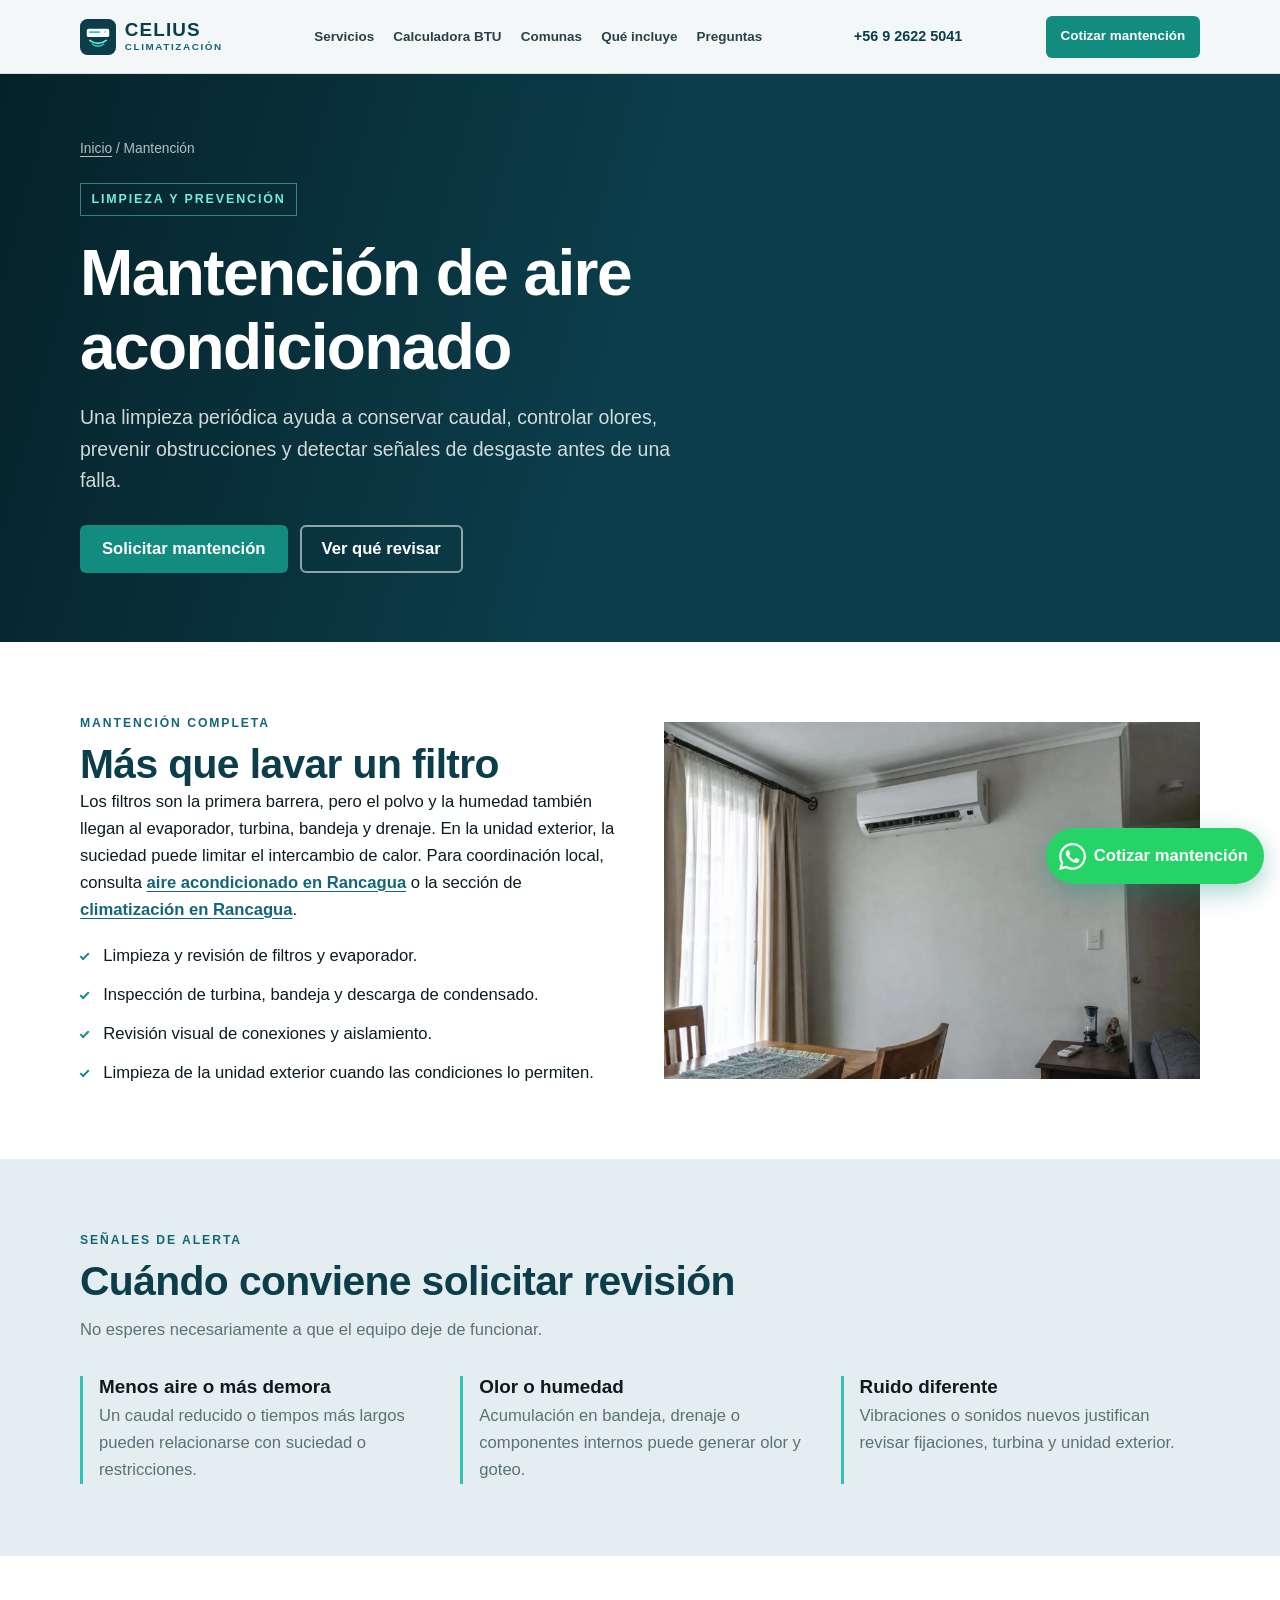
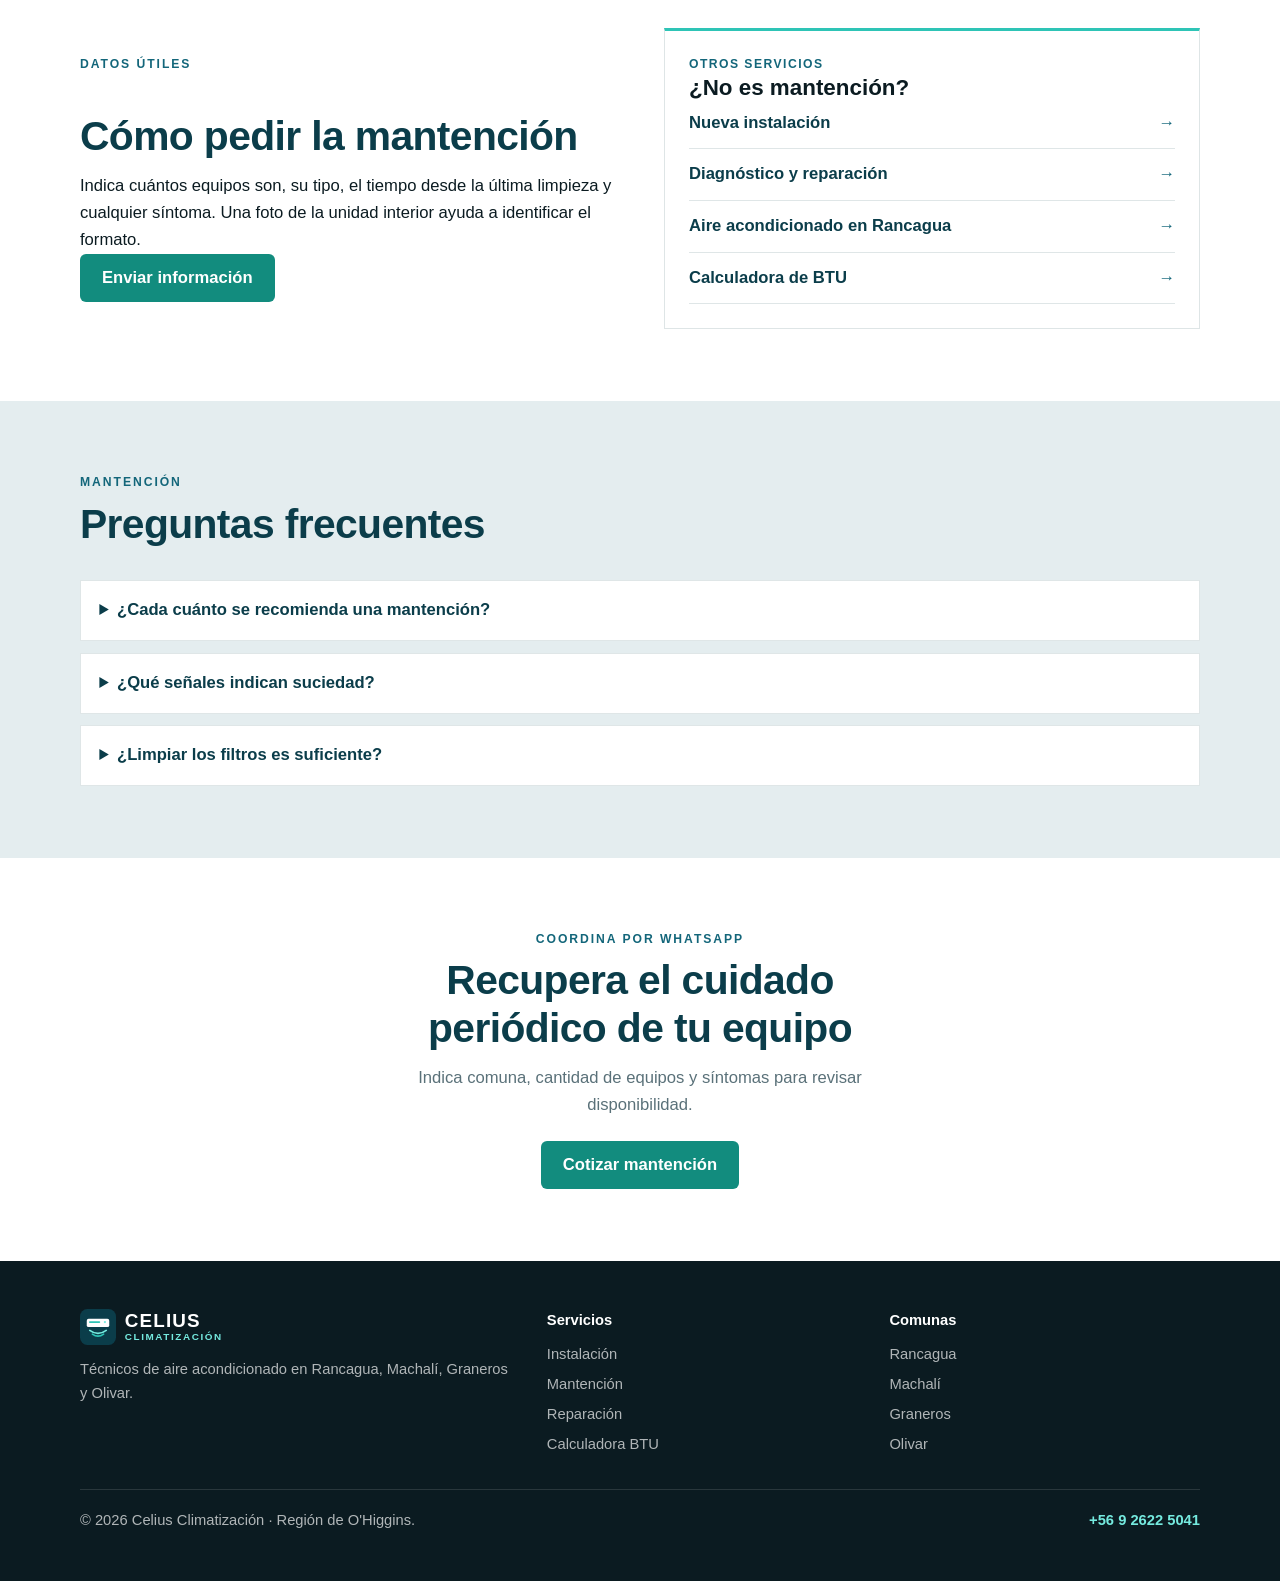
<file: mantencion-aire-acondicionado/index.html>
<!DOCTYPE html>
<html lang="es-CL">
<head>
  <meta charset="UTF-8">
  <meta name="viewport" content="width=device-width, initial-scale=1">
  <meta name="theme-color" content="#0B3D4A">
  <title>Mantención de Aire Acondicionado en Rancagua | Celius</title>
  <meta name="description" content="Cotiza mantención y limpieza de aire acondicionado en Rancagua, Machalí, Graneros y Olivar. Filtros, evaporador, condensador y drenaje.">
  <meta name="robots" content="index, follow, max-image-preview:large">
  <link rel="canonical" href="https://www.celius.cl/mantencion-aire-acondicionado/">
  <link rel="icon" href="/favicon.ico?v=20261123" sizes="any">
  <link rel="icon" type="image/svg+xml" href="/favicon.svg?v=20261123">
  <link rel="icon" type="image/png" href="/favicon-32.png?v=20261123" sizes="32x32">
  <link rel="icon" type="image/png" href="/icon-192.png" sizes="192x192">
  <link rel="apple-touch-icon" href="/icon-192.png">
  <link rel="stylesheet" href="/assets/site.css?v=20261123">
  <meta property="og:type" content="website">
  <meta property="og:locale" content="es_CL">
  <meta property="og:site_name" content="Celius Climatización">
  <meta property="og:title" content="Mantención de Aire Acondicionado en Rancagua">
  <meta property="og:description" content="Limpieza y revisión preventiva para equipos split e Inverter en Rancagua y comunas cercanas.">
  <meta property="og:url" content="https://www.celius.cl/mantencion-aire-acondicionado/">
  <meta property="og:image" content="https://www.celius.cl/og-image.jpg?v=20261123"><meta property="og:image:width" content="1200"><meta property="og:image:height" content="630"><meta property="og:image:alt" content="Celius Climatización, aire acondicionado en Rancagua y la Región de O'Higgins"><meta name="twitter:card" content="summary_large_image"><meta name="twitter:title" content="Mantención de Aire Acondicionado en Rancagua"><meta name="twitter:description" content="Limpieza y revisión preventiva para equipos split e Inverter en Rancagua y comunas cercanas."><meta name="twitter:image" content="https://www.celius.cl/og-image.jpg?v=20261123">
  <script type="application/ld+json">
  {
    "@context": "https://schema.org",
    "@graph": [
      {
        "@type": ["HVACBusiness", "LocalBusiness"],
        "@id": "https://www.celius.cl/#business",
        "name": "Celius Climatización",
        "alternateName": ["Celius", "Celius Aire Acondicionado"],
        "legalName": "Celius Climatización",
        "url": "https://www.celius.cl/",
        "telephone": "+56926225041",
        "image": "https://www.celius.cl/images/hero-instalacion-exterior.jpg",
        "logo": {"@type": "ImageObject", "url": "https://www.celius.cl/icon-512.png", "width": 512, "height": 512},
        "priceRange": "$$",
        "description": "Técnicos de aire acondicionado en Rancagua: instalación, mantención y reparación de climatización para hogares y comercios. Atención a domicilio en Machalí, Graneros y Olivar.",
        "address": {
          "@type": "PostalAddress",
          "addressLocality": "Rancagua",
          "addressRegion": "Región del Libertador General Bernardo O'Higgins",
          "addressCountry": "CL"
        },
        "geo": {
          "@type": "GeoCircle",
          "geoMidpoint": {"@type": "GeoCoordinates", "latitude": -34.1654, "longitude": -70.7398},
          "geoRadius": "25000"
        },
        "areaServed": [
          {"@type": "City", "name": "Rancagua", "sameAs": "https://www.wikidata.org/wiki/Q4582"},
          {"@type": "City", "name": "Machalí", "sameAs": "https://www.wikidata.org/wiki/Q16915"},
          {"@type": "City", "name": "Graneros", "sameAs": "https://www.wikidata.org/wiki/Q13068"},
          {"@type": "City", "name": "Olivar", "sameAs": "https://www.wikidata.org/wiki/Q51053"},
          {"@type": "AdministrativeArea", "name": "Región del Libertador General Bernardo O'Higgins", "sameAs": "https://www.wikidata.org/wiki/Q2133"}
        ],
        "knowsAbout": ["aire acondicionado", "climatización", "instalación split", "aire acondicionado inverter frío calor", "cálculo de BTU", "mantención inverter", "certificación SEC"],
        "sameAs": [
          "https://www.google.com/search?kgmid=/g/11_0j950ym",
          "https://share.google/n70Rb0o22h0WcMHFc"
        ],
        "hasMap": "https://www.google.com/search?kgmid=/g/11_0j950ym&hl=es-CL",
        "hasCredential": {
          "@type": "EducationalOccupationalCredential",
          "name": "Instalador autorizado SEC",
          "credentialCategory": "Certificación SEC",
          "recognizedBy": {"@type": "Organization", "name": "Superintendencia de Electricidad y Combustibles"}
        },
        "openingHoursSpecification": {
          "@type": "OpeningHoursSpecification",
          "dayOfWeek": ["Monday", "Tuesday", "Wednesday", "Thursday", "Friday", "Saturday"],
          "opens": "09:00",
          "closes": "19:00"
        },
        "hasOfferCatalog": {
          "@type": "OfferCatalog",
          "name": "Servicios de aire acondicionado",
          "itemListElement": [
            {"@type": "Offer", "itemOffered": {"@type": "Service", "name": "Instalación de aire acondicionado", "url": "https://www.celius.cl/instalacion-aire-acondicionado/"}},
            {"@type": "Offer", "itemOffered": {"@type": "Service", "name": "Mantención de aire acondicionado", "url": "https://www.celius.cl/mantencion-aire-acondicionado/"}},
            {"@type": "Offer", "itemOffered": {"@type": "Service", "name": "Reparación de aire acondicionado", "url": "https://www.celius.cl/reparacion-aire-acondicionado/"}},
            {"@type": "Offer", "itemOffered": {"@type": "Service", "name": "Calculadora de BTU", "url": "https://www.celius.cl/calculadora-btu/"}}
          ]
        }
      },
      {
        "@type": "Service",
        "@id": "https://www.celius.cl/mantencion-aire-acondicionado/#service",
        "name": "Mantención de aire acondicionado",
        "serviceType": "Mantención preventiva y limpieza de equipos split e Inverter",
        "url": "https://www.celius.cl/mantencion-aire-acondicionado/",
        "provider": {"@id": "https://www.celius.cl/#business"},
        "areaServed": [{"@type": "City", "name": "Rancagua"},{"@type": "City", "name": "Machalí"},{"@type": "City", "name": "Graneros"},{"@type": "City", "name": "Olivar"}],
        "description": "Limpieza y revisión preventiva de aire acondicionado en Rancagua y comunas cercanas."
      },
      {
        "@type": "BreadcrumbList",
        "itemListElement": [
          {"@type": "ListItem", "position": 1, "name": "Inicio", "item": "https://www.celius.cl/"},
          {"@type": "ListItem", "position": 2, "name": "Mantención de aire acondicionado", "item": "https://www.celius.cl/mantencion-aire-acondicionado/"}
        ]
      },
      {
        "@type": "FAQPage",
        "mainEntity": [
          {"@type": "Question", "name": "¿Cada cuánto se recomienda una mantención?", "acceptedAnswer": {"@type": "Answer", "text": "Depende del uso y del ambiente. Como referencia, un equipo residencial suele revisarse al menos una vez al año y con mayor frecuencia si funciona muchas horas o hay polvo, mascotas o comercio."}},
          {"@type": "Question", "name": "¿Qué señales indican que el equipo necesita limpieza?", "acceptedAnswer": {"@type": "Answer", "text": "Menor caudal de aire, olor, ruido, goteo, más tiempo para alcanzar temperatura o filtros visiblemente saturados son señales frecuentes."}},
          {"@type": "Question", "name": "¿Limpiar solo los filtros es suficiente?", "acceptedAnswer": {"@type": "Answer", "text": "No siempre. El polvo también puede acumularse en evaporador, turbina, bandeja, drenaje y unidad exterior, componentes que requieren una revisión más completa."}}
        ]
      }
    ]
  }
  </script>
</head>
<body data-page="servicio-mantencion">
  <a class="skip-link" href="#contenido">Saltar al contenido</a>
  <header class="site-header">
    <div class="wrap header-inner">
      <a class="logo" href="/" aria-label="Celius Climatización, inicio"><svg class="logo-iso" viewBox="0 0 48 48" aria-hidden="true" focusable="false"><rect width="48" height="48" rx="10" fill="#0B3D4A"/><rect x="9" y="13" width="30" height="11" rx="2.5" fill="#fff"/><rect x="12" y="16.2" width="15" height="2.4" rx="1.2" fill="#2EC4B6"/><circle cx="33.2" cy="17.4" r="1.5" fill="#75EADF"/><path d="M13 28.5c7 5.2 15 5.2 22 0" fill="none" stroke="#75EADF" stroke-width="2.2" stroke-linecap="round"/><path d="M16.5 33.5c5 3.6 10 3.6 15 0" fill="none" stroke="#2EC4B6" stroke-width="2.2" stroke-linecap="round"/></svg><span class="logo-words"><span class="logo-mark">Celius</span><span class="logo-sub">Climatización</span></span></a>
      <button class="nav-toggle" type="button" aria-expanded="false" aria-controls="site-nav" aria-label="Abrir menú"><span></span></button>
      <nav class="site-nav" id="site-nav" aria-label="Principal"><ul><li><a href="/#servicios">Servicios</a></li><li><a href="/calculadora-btu/">Calculadora BTU</a></li><li><a href="/#cobertura">Comunas</a></li><li><a href="#incluye">Qué incluye</a></li><li><a href="#preguntas">Preguntas</a></li></ul></nav>
      <a class="header-phone" href="tel:+56926225041">+56 9 2622 5041</a>
      <a class="btn btn-primary header-cta" href="https://wa.me/56926225041" data-wa data-wa-source="mantencion-header" data-wa-msg="Hola Celius Climatización, quiero cotizar una mantención. Mi comuna es:">Cotizar mantención</a>
    </div>
  </header>
  <main id="contenido">
    <section class="page-hero">
      <div class="wrap">
        <nav class="breadcrumb" aria-label="Migas de pan"><a href="/">Inicio</a> / Mantención</nav>
        <span class="brand-kicker">Limpieza y prevención</span>
        <h1>Mantención de aire acondicionado</h1>
        <p>Una limpieza periódica ayuda a conservar caudal, controlar olores, prevenir obstrucciones y detectar señales de desgaste antes de una falla.</p>
        <div class="hero-actions"><a class="btn btn-primary" href="https://wa.me/56926225041" data-wa data-wa-source="mantencion-hero" data-wa-msg="Hola Celius Climatización, necesito mantención para un aire acondicionado. Mi comuna es:">Solicitar mantención</a><a class="btn btn-light" href="#incluye">Ver qué revisar</a></div>
      </div>
    </section>

    <section class="surface" id="incluye">
      <div class="wrap split">
        <div class="split-copy reveal">
          <span class="eyebrow">Mantención completa</span>
          <h2>Más que lavar un filtro</h2>
          <p>Los filtros son la primera barrera, pero el polvo y la humedad también llegan al evaporador, turbina, bandeja y drenaje. En la unidad exterior, la suciedad puede limitar el intercambio de calor. Para coordinación local, consulta <a class="text-link" href="/aire-acondicionado-rancagua/">aire acondicionado en Rancagua</a> o la sección de <a class="text-link" href="/aire-acondicionado-rancagua/#climatizacion">climatización en Rancagua</a>.</p>
          <ul class="check-list">
            <li>Limpieza y revisión de filtros y evaporador.</li>
            <li>Inspección de turbina, bandeja y descarga de condensado.</li>
            <li>Revisión visual de conexiones y aislamiento.</li>
            <li>Limpieza de la unidad exterior cuando las condiciones lo permiten.</li>
          </ul>
        </div>
        <figure class="visual reveal"><picture><source srcset="/images/servicios-unidad-interior.webp" type="image/webp"><img src="/images/servicios-unidad-interior.jpg" alt="Unidad interior split que requiere mantención periódica" width="1536" height="1024" loading="lazy"></picture></figure>
      </div>
    </section>

    <section class="deep">
      <div class="wrap">
        <div class="section-head reveal"><span class="eyebrow">Señales de alerta</span><h2>Cuándo conviene solicitar revisión</h2><p>No esperes necesariamente a que el equipo deje de funcionar.</p></div>
        <div class="feature-grid">
          <article class="feature reveal"><h3>Menos aire o más demora</h3><p>Un caudal reducido o tiempos más largos pueden relacionarse con suciedad o restricciones.</p></article>
          <article class="feature reveal"><h3>Olor o humedad</h3><p>Acumulación en bandeja, drenaje o componentes internos puede generar olor y goteo.</p></article>
          <article class="feature reveal"><h3>Ruido diferente</h3><p>Vibraciones o sonidos nuevos justifican revisar fijaciones, turbina y unidad exterior.</p></article>
        </div>
      </div>
    </section>

    <section class="surface">
      <div class="wrap split">
        <div class="content reveal">
          <span class="eyebrow">Datos útiles</span>
          <h2>Cómo pedir la mantención</h2>
          <p>Indica cuántos equipos son, su tipo, el tiempo desde la última limpieza y cualquier síntoma. Una foto de la unidad interior ayuda a identificar el formato.</p>
          <a class="btn btn-primary" href="https://wa.me/56926225041" data-wa data-wa-source="mantencion-datos" data-wa-msg="Hola Celius Climatización, necesito mantención. Comuna: / Cantidad de equipos: / Última mantención: / Síntoma:">Enviar información</a>
        </div>
        <aside class="card reveal">
          <span class="number">OTROS SERVICIOS</span><h3>¿No es mantención?</h3>
          <ul class="link-list"><li><a href="/instalacion-aire-acondicionado/">Nueva instalación</a></li><li><a href="/reparacion-aire-acondicionado/">Diagnóstico y reparación</a></li><li><a href="/aire-acondicionado-rancagua/">Aire acondicionado en Rancagua</a></li><li><a href="/calculadora-btu/">Calculadora de BTU</a></li></ul>
        </aside>
      </div>
    </section>

    <section class="deep" id="preguntas">
      <div class="wrap">
        <div class="section-head reveal"><span class="eyebrow">Mantención</span><h2>Preguntas frecuentes</h2></div>
        <div class="faq">
          <details class="reveal"><summary>¿Cada cuánto se recomienda una mantención?</summary><p>Depende del uso y ambiente. Como referencia, al menos una vez al año en uso residencial y con más frecuencia si hay polvo, mascotas o uso intensivo.</p></details>
          <details class="reveal"><summary>¿Qué señales indican suciedad?</summary><p>Menor caudal, olor, ruido, goteo, demora para climatizar o filtros visiblemente saturados.</p></details>
          <details class="reveal"><summary>¿Limpiar los filtros es suficiente?</summary><p>No siempre. También puede haber acumulación en evaporador, turbina, bandeja, drenaje y condensador exterior.</p></details>
        </div>
      </div>
    </section>
    <section class="cta-band surface"><div class="wrap reveal"><span class="eyebrow">Coordina por WhatsApp</span><h2>Recupera el cuidado periódico de tu equipo</h2><p>Indica comuna, cantidad de equipos y síntomas para revisar disponibilidad.</p><a class="btn btn-primary" href="https://wa.me/56926225041" data-wa data-wa-source="mantencion-cta-final" data-wa-msg="Hola Celius Climatización, quiero cotizar una mantención. Mi comuna es:">Cotizar mantención</a></div></section>
  </main>
  <footer class="site-footer">
    <div class="wrap footer-grid">
      <div><a class="logo" href="/" aria-label="Celius Climatización, inicio"><svg class="logo-iso" viewBox="0 0 48 48" aria-hidden="true" focusable="false"><rect width="48" height="48" rx="10" fill="#0B3D4A"/><rect x="9" y="13" width="30" height="11" rx="2.5" fill="#fff"/><rect x="12" y="16.2" width="15" height="2.4" rx="1.2" fill="#2EC4B6"/><circle cx="33.2" cy="17.4" r="1.5" fill="#75EADF"/><path d="M13 28.5c7 5.2 15 5.2 22 0" fill="none" stroke="#75EADF" stroke-width="2.2" stroke-linecap="round"/><path d="M16.5 33.5c5 3.6 10 3.6 15 0" fill="none" stroke="#2EC4B6" stroke-width="2.2" stroke-linecap="round"/></svg><span class="logo-words"><span class="logo-mark">Celius</span><span class="logo-sub">Climatización</span></span></a><p>Técnicos de aire acondicionado en Rancagua, Machalí, Graneros y Olivar.</p></div>
      <div><p class="footer-title">Servicios</p><ul class="footer-links"><li><a href="/instalacion-aire-acondicionado/">Instalación</a></li><li><a href="/mantencion-aire-acondicionado/">Mantención</a></li><li><a href="/reparacion-aire-acondicionado/">Reparación</a></li><li><a href="/calculadora-btu/">Calculadora BTU</a></li></ul></div>
      <div><p class="footer-title">Comunas</p><ul class="footer-links"><li><a href="/aire-acondicionado-rancagua/">Rancagua</a></li><li><a href="/aire-acondicionado-machali/">Machalí</a></li><li><a href="/aire-acondicionado-graneros/">Graneros</a></li><li><a href="/aire-acondicionado-olivar/">Olivar</a></li></ul></div>
    </div>
    <div class="wrap footer-meta"><p>© <span id="year"></span> Celius Climatización · Región de O'Higgins.</p><p class="footer-contact"><a href="tel:+56926225041">+56 9 2622 5041</a></p></div>
  </footer>
  <a class="wa-float" href="https://wa.me/56926225041" data-wa data-wa-source="mantencion-flotante" data-wa-msg="Hola Celius Climatización, quiero cotizar una mantención. Mi comuna es:" aria-label="Cotizar mantención por WhatsApp"><svg viewBox="0 0 24 24" aria-hidden="true" fill="currentColor"><path d="M17.472 14.382c-.297-.149-1.758-.867-2.03-.967-.273-.099-.471-.148-.67.15-.197.297-.767.966-.94 1.164-.173.199-.347.223-.644.075-.297-.15-1.255-.463-2.39-1.475-.883-.788-1.48-1.761-1.653-2.059-.173-.297-.018-.458.13-.606.134-.133.298-.347.446-.52.149-.174.198-.298.298-.497.099-.198.05-.371-.025-.52-.075-.149-.669-1.612-.916-2.207-.242-.579-.487-.5-.669-.51-.173-.008-.371-.01-.57-.01-.198 0-.52.074-.792.372-.272.297-1.04 1.016-1.04 2.479 0 1.462 1.065 2.875 1.213 3.074.149.198 2.096 3.2 5.077 4.487.709.306 1.262.489 1.694.625.712.227 1.36.195 1.871.118.571-.085 1.758-.719 2.006-1.413.248-.694.248-1.289.173-1.413-.074-.124-.272-.198-.57-.347m-5.421 7.403h-.004a9.87 9.87 0 01-5.031-1.378l-.361-.214-3.741.982.998-3.648-.235-.374a9.86 9.86 0 01-1.51-5.26c.001-5.45 4.436-9.884 9.888-9.884 2.64 0 5.122 1.03 6.988 2.898a9.825 9.825 0 012.893 6.994c-.003 5.45-4.435 9.884-9.885 9.884m8.413-18.297A11.815 11.815 0 0012.05 0C5.495 0 .16 5.335.157 11.892c0 2.096.547 4.142 1.588 5.945L.057 24l6.305-1.654a11.882 11.882 0 005.683 1.448h.005c6.554 0 11.89-5.335 11.893-11.893a11.821 11.821 0 00-3.48-8.413z"/></svg><span class="wa-label">Cotizar mantención</span></a>
  <script src="/assets/site.js?v=20261123" defer></script>
</body>
</html>
</file>
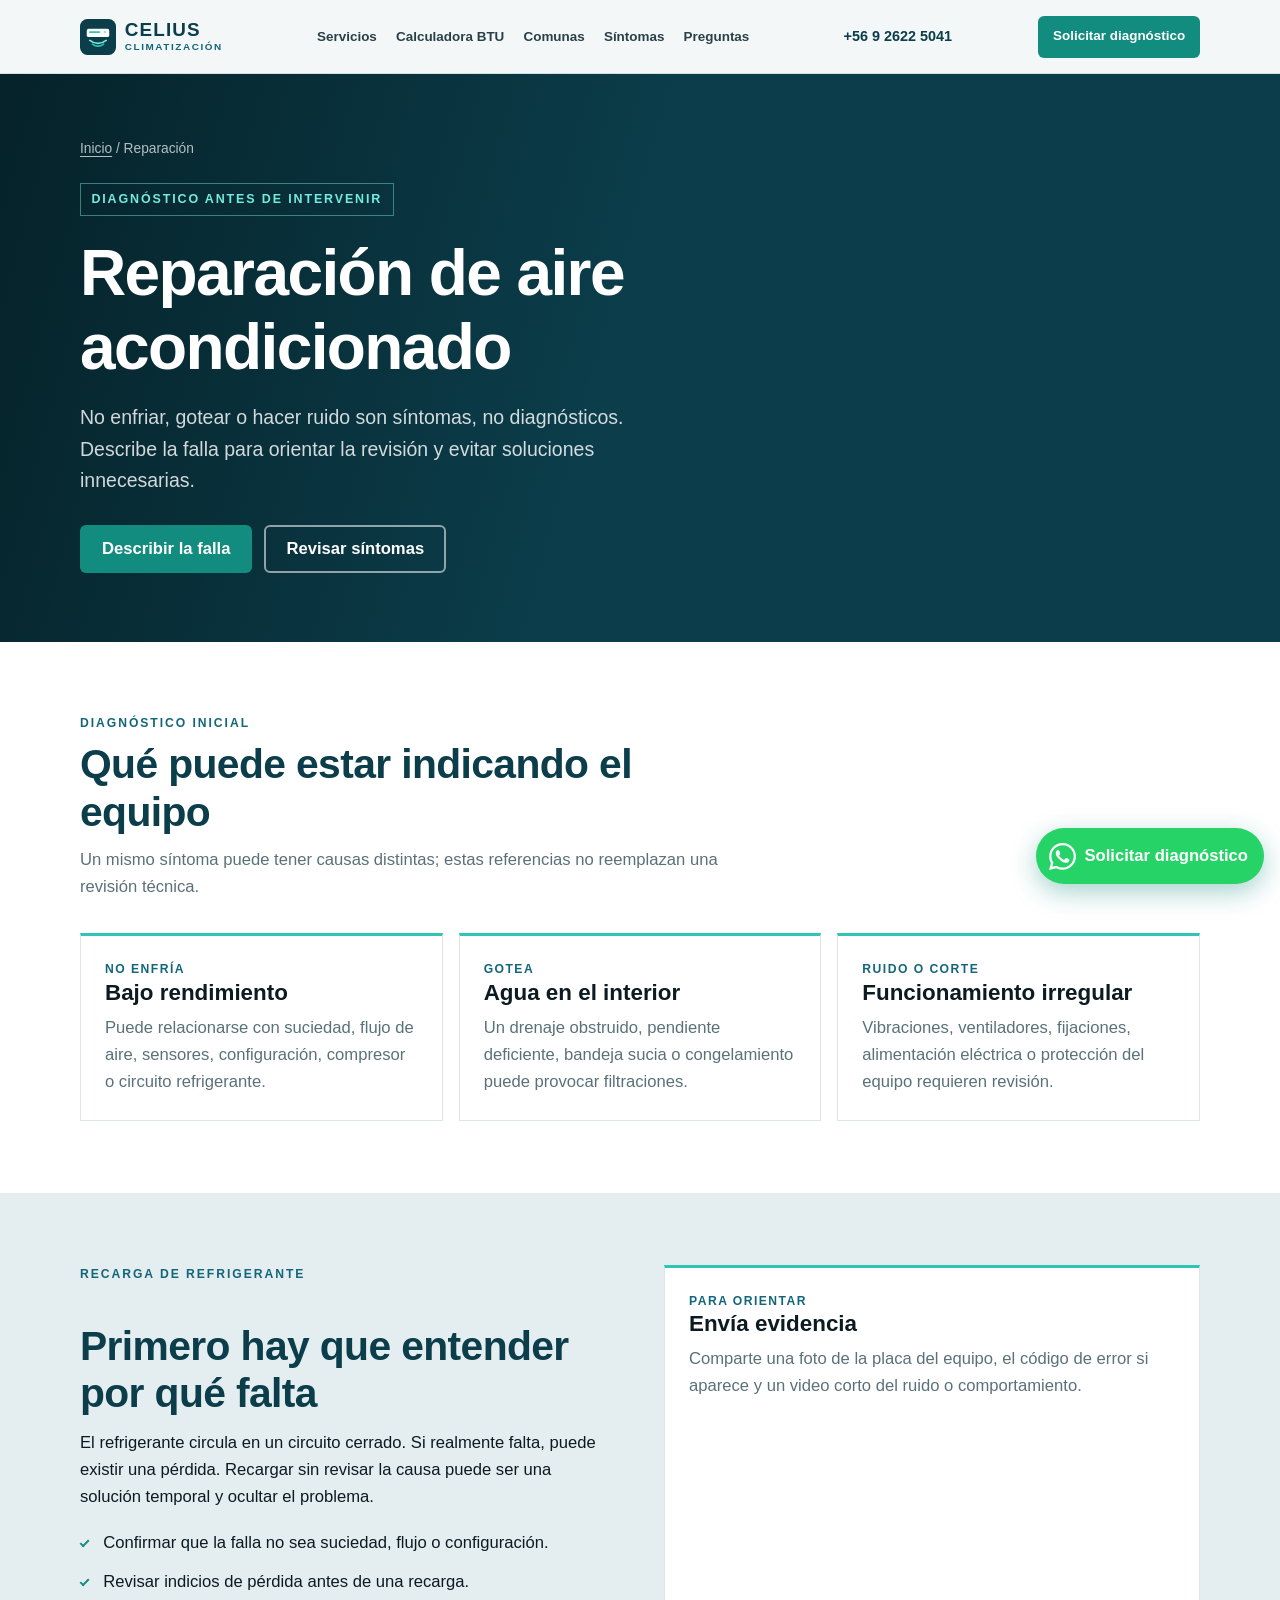
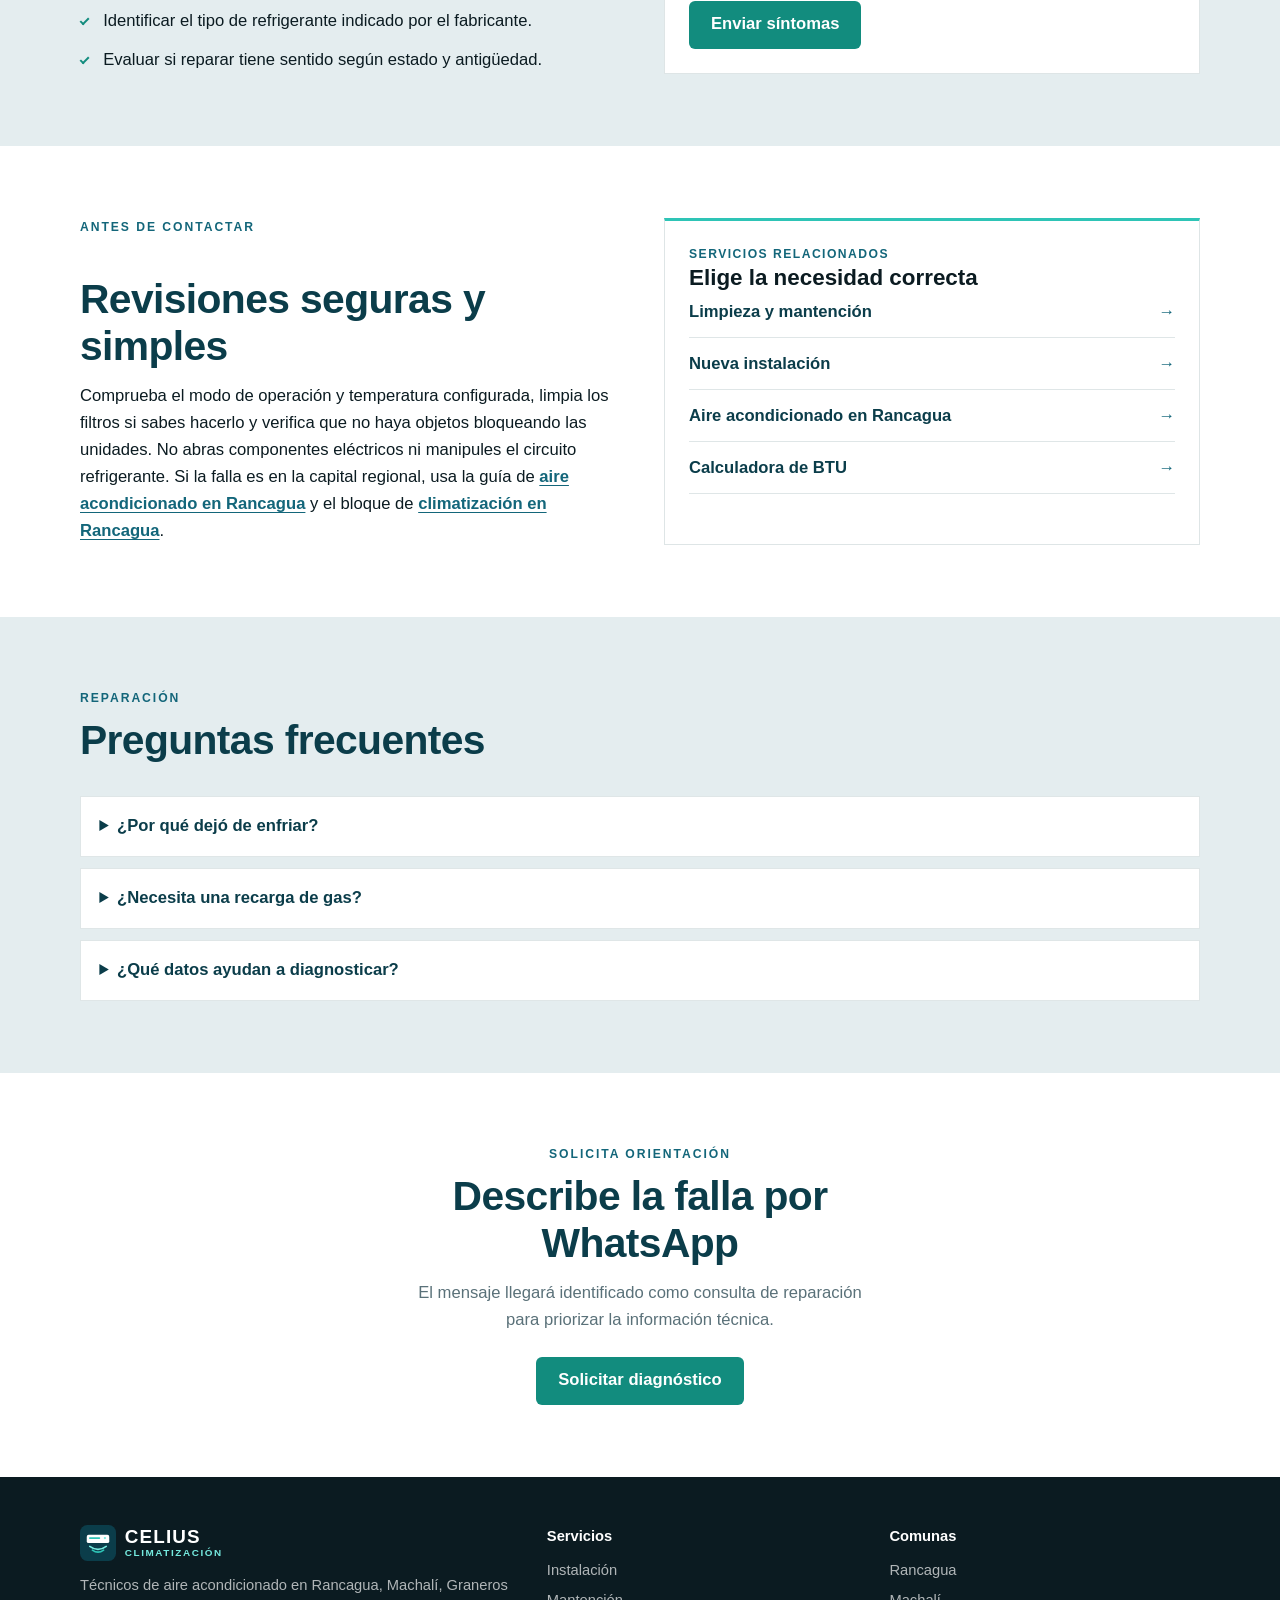
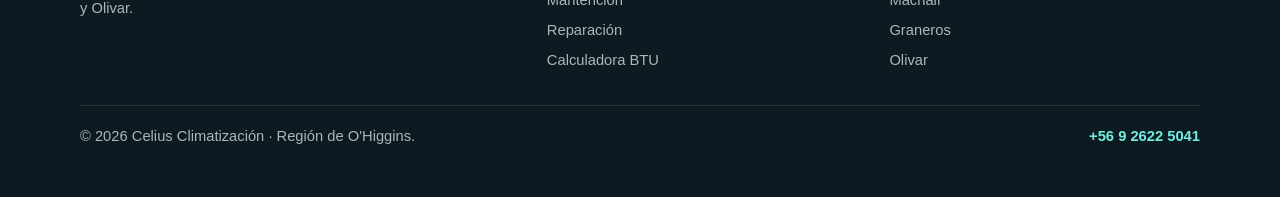
<file: reparacion-aire-acondicionado/index.html>
<!DOCTYPE html>
<html lang="es-CL">
<head>
  <meta charset="UTF-8">
  <meta name="viewport" content="width=device-width, initial-scale=1">
  <meta name="theme-color" content="#0B3D4A">
  <title>Reparación de Aire Acondicionado en Rancagua | Celius</title>
  <meta name="description" content="Solicita diagnóstico y reparación de aire acondicionado en Rancagua, Machalí, Graneros y Olivar. Equipos que no enfrían, gotean o hacen ruido.">
  <meta name="robots" content="index, follow, max-image-preview:large">
  <link rel="canonical" href="https://www.celius.cl/reparacion-aire-acondicionado/">
  <link rel="icon" href="/favicon.ico?v=20261123" sizes="any">
  <link rel="icon" type="image/svg+xml" href="/favicon.svg?v=20261123">
  <link rel="icon" type="image/png" href="/favicon-32.png?v=20261123" sizes="32x32">
  <link rel="icon" type="image/png" href="/icon-192.png" sizes="192x192">
  <link rel="apple-touch-icon" href="/icon-192.png">
  <link rel="stylesheet" href="/assets/site.css?v=20261123">
  <meta property="og:type" content="website">
  <meta property="og:locale" content="es_CL">
  <meta property="og:site_name" content="Celius Climatización">
  <meta property="og:title" content="Reparación de Aire Acondicionado en Rancagua">
  <meta property="og:description" content="Diagnóstico para equipos que no enfrían, gotean, hacen ruido o se apagan.">
  <meta property="og:url" content="https://www.celius.cl/reparacion-aire-acondicionado/">
  <meta property="og:image" content="https://www.celius.cl/og-image.jpg?v=20261123"><meta property="og:image:width" content="1200"><meta property="og:image:height" content="630"><meta property="og:image:alt" content="Celius Climatización, aire acondicionado en Rancagua y la Región de O'Higgins"><meta name="twitter:card" content="summary_large_image"><meta name="twitter:title" content="Reparación de Aire Acondicionado en Rancagua"><meta name="twitter:description" content="Diagnóstico para equipos que no enfrían, gotean, hacen ruido o se apagan."><meta name="twitter:image" content="https://www.celius.cl/og-image.jpg?v=20261123">
  <script type="application/ld+json">
  {
    "@context": "https://schema.org",
    "@graph": [
      {
        "@type": ["HVACBusiness", "LocalBusiness"],
        "@id": "https://www.celius.cl/#business",
        "name": "Celius Climatización",
        "alternateName": ["Celius", "Celius Aire Acondicionado"],
        "legalName": "Celius Climatización",
        "url": "https://www.celius.cl/",
        "telephone": "+56926225041",
        "image": "https://www.celius.cl/images/hero-instalacion-exterior.jpg",
        "logo": {"@type": "ImageObject", "url": "https://www.celius.cl/icon-512.png", "width": 512, "height": 512},
        "priceRange": "$$",
        "description": "Técnicos de aire acondicionado en Rancagua: instalación, mantención y reparación de climatización para hogares y comercios. Atención a domicilio en Machalí, Graneros y Olivar.",
        "address": {
          "@type": "PostalAddress",
          "addressLocality": "Rancagua",
          "addressRegion": "Región del Libertador General Bernardo O'Higgins",
          "addressCountry": "CL"
        },
        "geo": {
          "@type": "GeoCircle",
          "geoMidpoint": {"@type": "GeoCoordinates", "latitude": -34.1654, "longitude": -70.7398},
          "geoRadius": "25000"
        },
        "areaServed": [
          {"@type": "City", "name": "Rancagua", "sameAs": "https://www.wikidata.org/wiki/Q4582"},
          {"@type": "City", "name": "Machalí", "sameAs": "https://www.wikidata.org/wiki/Q16915"},
          {"@type": "City", "name": "Graneros", "sameAs": "https://www.wikidata.org/wiki/Q13068"},
          {"@type": "City", "name": "Olivar", "sameAs": "https://www.wikidata.org/wiki/Q51053"},
          {"@type": "AdministrativeArea", "name": "Región del Libertador General Bernardo O'Higgins", "sameAs": "https://www.wikidata.org/wiki/Q2133"}
        ],
        "knowsAbout": ["aire acondicionado", "climatización", "instalación split", "aire acondicionado inverter frío calor", "cálculo de BTU", "mantención inverter", "certificación SEC"],
        "sameAs": [
          "https://www.google.com/search?kgmid=/g/11_0j950ym",
          "https://share.google/n70Rb0o22h0WcMHFc"
        ],
        "hasMap": "https://www.google.com/search?kgmid=/g/11_0j950ym&hl=es-CL",
        "hasCredential": {
          "@type": "EducationalOccupationalCredential",
          "name": "Instalador autorizado SEC",
          "credentialCategory": "Certificación SEC",
          "recognizedBy": {"@type": "Organization", "name": "Superintendencia de Electricidad y Combustibles"}
        },
        "openingHoursSpecification": {
          "@type": "OpeningHoursSpecification",
          "dayOfWeek": ["Monday", "Tuesday", "Wednesday", "Thursday", "Friday", "Saturday"],
          "opens": "09:00",
          "closes": "19:00"
        },
        "hasOfferCatalog": {
          "@type": "OfferCatalog",
          "name": "Servicios de aire acondicionado",
          "itemListElement": [
            {"@type": "Offer", "itemOffered": {"@type": "Service", "name": "Instalación de aire acondicionado", "url": "https://www.celius.cl/instalacion-aire-acondicionado/"}},
            {"@type": "Offer", "itemOffered": {"@type": "Service", "name": "Mantención de aire acondicionado", "url": "https://www.celius.cl/mantencion-aire-acondicionado/"}},
            {"@type": "Offer", "itemOffered": {"@type": "Service", "name": "Reparación de aire acondicionado", "url": "https://www.celius.cl/reparacion-aire-acondicionado/"}},
            {"@type": "Offer", "itemOffered": {"@type": "Service", "name": "Calculadora de BTU", "url": "https://www.celius.cl/calculadora-btu/"}}
          ]
        }
      },
      {
        "@type": "Service",
        "@id": "https://www.celius.cl/reparacion-aire-acondicionado/#service",
        "name": "Reparación de aire acondicionado",
        "serviceType": "Diagnóstico y reparación de equipos split e Inverter",
        "url": "https://www.celius.cl/reparacion-aire-acondicionado/",
        "provider": {"@id": "https://www.celius.cl/#business"},
        "areaServed": [{"@type": "City", "name": "Rancagua"},{"@type": "City", "name": "Machalí"},{"@type": "City", "name": "Graneros"},{"@type": "City", "name": "Olivar"}],
        "description": "Diagnóstico y reparación para aire acondicionado que no enfría, gotea, hace ruido o presenta fallas."
      },
      {
        "@type": "BreadcrumbList",
        "itemListElement": [
          {"@type": "ListItem", "position": 1, "name": "Inicio", "item": "https://www.celius.cl/"},
          {"@type": "ListItem", "position": 2, "name": "Reparación de aire acondicionado", "item": "https://www.celius.cl/reparacion-aire-acondicionado/"}
        ]
      },
      {
        "@type": "FAQPage",
        "mainEntity": [
          {"@type": "Question", "name": "¿Por qué un aire acondicionado deja de enfriar?", "acceptedAnswer": {"@type": "Answer", "text": "Puede deberse a filtros o serpentines sucios, configuración, obstrucción, falla eléctrica, sensores, ventilación deficiente o pérdida de refrigerante. Se necesita diagnóstico antes de definir la solución."}},
          {"@type": "Question", "name": "¿Todo equipo que no enfría necesita recarga de gas?", "acceptedAnswer": {"@type": "Answer", "text": "No. La falta de frío tiene varias causas. Si existe pérdida de refrigerante, conviene localizar y corregir la fuga antes de recargar."}},
          {"@type": "Question", "name": "¿Qué información ayuda al diagnóstico?", "acceptedAnswer": {"@type": "Answer", "text": "Marca, modelo, antigüedad aproximada, código de error, síntoma, cuándo comenzó y fotos o video del equipo."}}
        ]
      }
    ]
  }
  </script>
</head>
<body data-page="servicio-reparacion">
  <a class="skip-link" href="#contenido">Saltar al contenido</a>
  <header class="site-header">
    <div class="wrap header-inner">
      <a class="logo" href="/" aria-label="Celius Climatización, inicio"><svg class="logo-iso" viewBox="0 0 48 48" aria-hidden="true" focusable="false"><rect width="48" height="48" rx="10" fill="#0B3D4A"/><rect x="9" y="13" width="30" height="11" rx="2.5" fill="#fff"/><rect x="12" y="16.2" width="15" height="2.4" rx="1.2" fill="#2EC4B6"/><circle cx="33.2" cy="17.4" r="1.5" fill="#75EADF"/><path d="M13 28.5c7 5.2 15 5.2 22 0" fill="none" stroke="#75EADF" stroke-width="2.2" stroke-linecap="round"/><path d="M16.5 33.5c5 3.6 10 3.6 15 0" fill="none" stroke="#2EC4B6" stroke-width="2.2" stroke-linecap="round"/></svg><span class="logo-words"><span class="logo-mark">Celius</span><span class="logo-sub">Climatización</span></span></a>
      <button class="nav-toggle" type="button" aria-expanded="false" aria-controls="site-nav" aria-label="Abrir menú"><span></span></button>
      <nav class="site-nav" id="site-nav" aria-label="Principal"><ul><li><a href="/#servicios">Servicios</a></li><li><a href="/calculadora-btu/">Calculadora BTU</a></li><li><a href="/#cobertura">Comunas</a></li><li><a href="#sintomas">Síntomas</a></li><li><a href="#preguntas">Preguntas</a></li></ul></nav>
      <a class="header-phone" href="tel:+56926225041">+56 9 2622 5041</a>
      <a class="btn btn-primary header-cta" href="https://wa.me/56926225041" data-wa data-wa-source="reparacion-header" data-wa-msg="Hola Celius Climatización, necesito diagnóstico para un aire acondicionado. Mi comuna es:">Solicitar diagnóstico</a>
    </div>
  </header>
  <main id="contenido">
    <section class="page-hero">
      <div class="wrap">
        <nav class="breadcrumb" aria-label="Migas de pan"><a href="/">Inicio</a> / Reparación</nav>
        <span class="brand-kicker">Diagnóstico antes de intervenir</span>
        <h1>Reparación de aire acondicionado</h1>
        <p>No enfriar, gotear o hacer ruido son síntomas, no diagnósticos. Describe la falla para orientar la revisión y evitar soluciones innecesarias.</p>
        <div class="hero-actions"><a class="btn btn-primary" href="https://wa.me/56926225041" data-wa data-wa-source="reparacion-hero" data-wa-msg="Hola Celius Climatización, mi aire acondicionado presenta esta falla: / Mi comuna es:">Describir la falla</a><a class="btn btn-light" href="#sintomas">Revisar síntomas</a></div>
      </div>
    </section>

    <section class="surface" id="sintomas">
      <div class="wrap">
        <div class="section-head reveal"><span class="eyebrow">Diagnóstico inicial</span><h2>Qué puede estar indicando el equipo</h2><p>Un mismo síntoma puede tener causas distintas; estas referencias no reemplazan una revisión técnica.</p></div>
        <div class="card-grid cols-3">
          <article class="card reveal"><span class="number">NO ENFRÍA</span><h3>Bajo rendimiento</h3><p>Puede relacionarse con suciedad, flujo de aire, sensores, configuración, compresor o circuito refrigerante.</p></article>
          <article class="card reveal"><span class="number">GOTEA</span><h3>Agua en el interior</h3><p>Un drenaje obstruido, pendiente deficiente, bandeja sucia o congelamiento puede provocar filtraciones.</p></article>
          <article class="card reveal"><span class="number">RUIDO O CORTE</span><h3>Funcionamiento irregular</h3><p>Vibraciones, ventiladores, fijaciones, alimentación eléctrica o protección del equipo requieren revisión.</p></article>
        </div>
      </div>
    </section>

    <section class="deep">
      <div class="wrap split">
        <div class="content reveal">
          <span class="eyebrow">Recarga de refrigerante</span>
          <h2>Primero hay que entender por qué falta</h2>
          <p>El refrigerante circula en un circuito cerrado. Si realmente falta, puede existir una pérdida. Recargar sin revisar la causa puede ser una solución temporal y ocultar el problema.</p>
          <ul class="check-list"><li>Confirmar que la falla no sea suciedad, flujo o configuración.</li><li>Revisar indicios de pérdida antes de una recarga.</li><li>Identificar el tipo de refrigerante indicado por el fabricante.</li><li>Evaluar si reparar tiene sentido según estado y antigüedad.</li></ul>
        </div>
        <aside class="card reveal"><span class="number">PARA ORIENTAR</span><h3>Envía evidencia</h3><p>Comparte una foto de la placa del equipo, el código de error si aparece y un video corto del ruido o comportamiento.</p><a class="btn btn-primary" href="https://wa.me/56926225041" data-wa data-wa-source="reparacion-evidencia" data-wa-msg="Hola Celius Climatización, necesito diagnóstico. Marca/modelo: / Síntoma: / Código de error: / Comuna:">Enviar síntomas</a></aside>
      </div>
    </section>

    <section class="surface">
      <div class="wrap split">
        <div class="content reveal"><span class="eyebrow">Antes de contactar</span><h2>Revisiones seguras y simples</h2><p>Comprueba el modo de operación y temperatura configurada, limpia los filtros si sabes hacerlo y verifica que no haya objetos bloqueando las unidades. No abras componentes eléctricos ni manipules el circuito refrigerante. Si la falla es en la capital regional, usa la guía de <a class="text-link" href="/aire-acondicionado-rancagua/">aire acondicionado en Rancagua</a> y el bloque de <a class="text-link" href="/aire-acondicionado-rancagua/#climatizacion">climatización en Rancagua</a>.</p></div>
        <aside class="card reveal"><span class="number">SERVICIOS RELACIONADOS</span><h3>Elige la necesidad correcta</h3><ul class="link-list"><li><a href="/mantencion-aire-acondicionado/">Limpieza y mantención</a></li><li><a href="/instalacion-aire-acondicionado/">Nueva instalación</a></li><li><a href="/aire-acondicionado-rancagua/">Aire acondicionado en Rancagua</a></li><li><a href="/calculadora-btu/">Calculadora de BTU</a></li></ul></aside>
      </div>
    </section>

    <section class="deep" id="preguntas">
      <div class="wrap">
        <div class="section-head reveal"><span class="eyebrow">Reparación</span><h2>Preguntas frecuentes</h2></div>
        <div class="faq">
          <details class="reveal"><summary>¿Por qué dejó de enfriar?</summary><p>Puede haber suciedad, obstrucción, error de configuración, sensores, falla eléctrica o pérdida de refrigerante. Se requiere diagnóstico.</p></details>
          <details class="reveal"><summary>¿Necesita una recarga de gas?</summary><p>No necesariamente. Si hay pérdida, primero conviene detectar y corregir la fuga para evitar que el problema vuelva.</p></details>
          <details class="reveal"><summary>¿Qué datos ayudan a diagnosticar?</summary><p>Marca, modelo, antigüedad, código de error, síntoma, cuándo comenzó y fotos o video del equipo.</p></details>
        </div>
      </div>
    </section>
    <section class="cta-band surface"><div class="wrap reveal"><span class="eyebrow">Solicita orientación</span><h2>Describe la falla por WhatsApp</h2><p>El mensaje llegará identificado como consulta de reparación para priorizar la información técnica.</p><a class="btn btn-primary" href="https://wa.me/56926225041" data-wa data-wa-source="reparacion-cta-final" data-wa-msg="Hola Celius Climatización, necesito reparar un aire acondicionado. Síntoma: / Comuna:">Solicitar diagnóstico</a></div></section>
  </main>
  <footer class="site-footer">
    <div class="wrap footer-grid">
      <div><a class="logo" href="/" aria-label="Celius Climatización, inicio"><svg class="logo-iso" viewBox="0 0 48 48" aria-hidden="true" focusable="false"><rect width="48" height="48" rx="10" fill="#0B3D4A"/><rect x="9" y="13" width="30" height="11" rx="2.5" fill="#fff"/><rect x="12" y="16.2" width="15" height="2.4" rx="1.2" fill="#2EC4B6"/><circle cx="33.2" cy="17.4" r="1.5" fill="#75EADF"/><path d="M13 28.5c7 5.2 15 5.2 22 0" fill="none" stroke="#75EADF" stroke-width="2.2" stroke-linecap="round"/><path d="M16.5 33.5c5 3.6 10 3.6 15 0" fill="none" stroke="#2EC4B6" stroke-width="2.2" stroke-linecap="round"/></svg><span class="logo-words"><span class="logo-mark">Celius</span><span class="logo-sub">Climatización</span></span></a><p>Técnicos de aire acondicionado en Rancagua, Machalí, Graneros y Olivar.</p></div>
      <div><p class="footer-title">Servicios</p><ul class="footer-links"><li><a href="/instalacion-aire-acondicionado/">Instalación</a></li><li><a href="/mantencion-aire-acondicionado/">Mantención</a></li><li><a href="/reparacion-aire-acondicionado/">Reparación</a></li><li><a href="/calculadora-btu/">Calculadora BTU</a></li></ul></div>
      <div><p class="footer-title">Comunas</p><ul class="footer-links"><li><a href="/aire-acondicionado-rancagua/">Rancagua</a></li><li><a href="/aire-acondicionado-machali/">Machalí</a></li><li><a href="/aire-acondicionado-graneros/">Graneros</a></li><li><a href="/aire-acondicionado-olivar/">Olivar</a></li></ul></div>
    </div>
    <div class="wrap footer-meta"><p>© <span id="year"></span> Celius Climatización · Región de O'Higgins.</p><p class="footer-contact"><a href="tel:+56926225041">+56 9 2622 5041</a></p></div>
  </footer>
  <a class="wa-float" href="https://wa.me/56926225041" data-wa data-wa-source="reparacion-flotante" data-wa-msg="Hola Celius Climatización, necesito reparar un aire acondicionado. Mi comuna es:" aria-label="Solicitar diagnóstico por WhatsApp"><svg viewBox="0 0 24 24" aria-hidden="true" fill="currentColor"><path d="M17.472 14.382c-.297-.149-1.758-.867-2.03-.967-.273-.099-.471-.148-.67.15-.197.297-.767.966-.94 1.164-.173.199-.347.223-.644.075-.297-.15-1.255-.463-2.39-1.475-.883-.788-1.48-1.761-1.653-2.059-.173-.297-.018-.458.13-.606.134-.133.298-.347.446-.52.149-.174.198-.298.298-.497.099-.198.05-.371-.025-.52-.075-.149-.669-1.612-.916-2.207-.242-.579-.487-.5-.669-.51-.173-.008-.371-.01-.57-.01-.198 0-.52.074-.792.372-.272.297-1.04 1.016-1.04 2.479 0 1.462 1.065 2.875 1.213 3.074.149.198 2.096 3.2 5.077 4.487.709.306 1.262.489 1.694.625.712.227 1.36.195 1.871.118.571-.085 1.758-.719 2.006-1.413.248-.694.248-1.289.173-1.413-.074-.124-.272-.198-.57-.347m-5.421 7.403h-.004a9.87 9.87 0 01-5.031-1.378l-.361-.214-3.741.982.998-3.648-.235-.374a9.86 9.86 0 01-1.51-5.26c.001-5.45 4.436-9.884 9.888-9.884 2.64 0 5.122 1.03 6.988 2.898a9.825 9.825 0 012.893 6.994c-.003 5.45-4.435 9.884-9.885 9.884m8.413-18.297A11.815 11.815 0 0012.05 0C5.495 0 .16 5.335.157 11.892c0 2.096.547 4.142 1.588 5.945L.057 24l6.305-1.654a11.882 11.882 0 005.683 1.448h.005c6.554 0 11.89-5.335 11.893-11.893a11.821 11.821 0 00-3.48-8.413z"/></svg><span class="wa-label">Solicitar diagnóstico</span></a>
  <script src="/assets/site.js?v=20261123" defer></script>
</body>
</html>
</file>
<file: assets/site.css>
:root {
  --ink: #0b1b21;
  --ink-soft: #294049;
  --muted: #5a7179;
  --paper: #f3f7f8;
  --paper-deep: #e4edef;
  --white: #fff;
  --brand: #0b3d4a;
  --brand-mid: #13667a;
  --frost: #2ec4b6;
  --frost-bright: #75eadf;
  --cta: #128c7e;
  --cta-hover: #0e7167;
  --line: rgba(11, 61, 74, 0.13);
  --radius: 6px;
  --max: 1120px;
  --header-h: 68px;
  --display: "Bahnschrift", "Segoe UI Variable Display", "Avenir Next Condensed", sans-serif;
  --body: "Segoe UI Variable Text", "Segoe UI", "Helvetica Neue", sans-serif;
  --ease: cubic-bezier(.22, 1, .36, 1);
}

*, *::before, *::after { box-sizing: border-box; margin: 0; padding: 0; }
html { scroll-behavior: smooth; -webkit-text-size-adjust: 100%; }
body {
  font-family: var(--body);
  font-size: 1.04rem;
  line-height: 1.62;
  color: var(--ink);
  background: var(--paper);
  overflow-x: hidden;
}
img, svg { display: block; max-width: 100%; }
a { color: inherit; text-decoration: none; }
button { font: inherit; }
.wrap { width: min(100% - 2rem, var(--max)); margin-inline: auto; }
.skip-link {
  position: fixed; top: .5rem; left: .5rem; z-index: 100;
  padding: .65rem 1rem; background: var(--ink); color: var(--white);
  transform: translateY(-150%);
}
.skip-link:focus { transform: translateY(0); }

.site-header {
  position: sticky; top: 0; z-index: 40; min-height: var(--header-h);
  display: flex; align-items: center;
  background: rgba(243, 247, 248, .94);
  border-bottom: 1px solid var(--line);
  backdrop-filter: blur(14px);
}
.site-header.is-scrolled { box-shadow: 0 6px 24px rgba(11, 61, 74, .08); }
.header-inner { display: flex; align-items: center; justify-content: space-between; gap: 1rem; }
.logo { display: inline-flex; align-items: center; gap: .55rem; color: var(--brand); line-height: 1; }
.logo-iso { width: 36px; height: 36px; flex: none; }
.logo-words { display: flex; flex-direction: column; align-items: flex-start; gap: .1rem; }
.logo-mark { font-family: var(--display); font-size: 1.18rem; font-weight: 800; letter-spacing: .06em; text-transform: uppercase; }
.logo-sub { font-size: .62rem; font-weight: 700; letter-spacing: .16em; text-transform: uppercase; color: var(--brand-mid); }
.nav-toggle {
  display: inline-grid; place-items: center; width: 44px; height: 44px;
  border: 1px solid var(--line); border-radius: var(--radius);
  background: transparent; color: var(--brand); cursor: pointer;
}
.nav-toggle span, .nav-toggle span::before, .nav-toggle span::after {
  width: 18px; height: 2px; background: currentColor; display: block;
}
.nav-toggle span { position: relative; }
.nav-toggle span::before, .nav-toggle span::after { content: ""; position: absolute; left: 0; }
.nav-toggle span::before { top: -6px; }
.nav-toggle span::after { top: 6px; }
.nav-toggle[aria-expanded="true"] span { background: transparent; }
.nav-toggle[aria-expanded="true"] span::before { top: 0; transform: rotate(45deg); }
.nav-toggle[aria-expanded="true"] span::after { top: 0; transform: rotate(-45deg); }
.site-nav {
  position: fixed; inset: var(--header-h) 0 auto;
  padding: 1rem 1.25rem 1.25rem; background: var(--paper);
  border-bottom: 1px solid var(--line);
  transform: translateY(-120%); opacity: 0; pointer-events: none;
  transition: transform .3s var(--ease), opacity .2s ease;
}
.site-nav.is-open { transform: translateY(0); opacity: 1; pointer-events: auto; }
.site-nav ul { list-style: none; display: flex; flex-direction: column; gap: .2rem; }
.site-nav a { display: block; padding: .7rem .55rem; font-size: .92rem; font-weight: 650; color: var(--ink-soft); }
.site-nav a:hover, .site-nav a:focus-visible { color: var(--brand); background: var(--paper-deep); outline: none; }
.header-phone {
  display: none;
  color: var(--brand);
  font-weight: 750;
  font-size: .9rem;
  white-space: nowrap;
}
.header-phone:hover, .header-phone:focus-visible { color: var(--brand-mid); outline: none; }
.header-cta { display: none; }

.btn {
  min-height: 48px; display: inline-flex; align-items: center; justify-content: center; gap: .5rem;
  padding: .72rem 1.25rem; border: 2px solid transparent; border-radius: var(--radius);
  font-weight: 750; line-height: 1.25; cursor: pointer;
  transition: background .2s ease, color .2s ease, border-color .2s ease, transform .2s var(--ease);
}
.btn:active { transform: translateY(1px); }
.btn-primary { background: var(--cta); color: var(--white); }
.btn-primary:hover, .btn-primary:focus-visible { background: var(--cta-hover); outline: none; }
.btn-outline { color: var(--brand); border-color: rgba(11, 61, 74, .28); background: transparent; }
.btn-outline:hover, .btn-outline:focus-visible { border-color: var(--brand); background: rgba(11, 61, 74, .05); outline: none; }
.btn-light { color: var(--white); border-color: rgba(255,255,255,.55); }
.btn-light:hover, .btn-light:focus-visible { background: rgba(255,255,255,.12); border-color: var(--white); outline: none; }
.text-link { color: var(--brand-mid); font-weight: 700; text-decoration: underline; text-underline-offset: .2em; }

.hero, .page-hero { position: relative; isolation: isolate; overflow: hidden; color: var(--white); background: var(--brand); }
.hero { min-height: min(780px, calc(100svh - var(--header-h))); display: grid; align-items: end; }
.hero-media { position: absolute; inset: 0; z-index: -2; }
.hero-media picture, .visual picture, .work-card picture { display: contents; }
.hero-media img { width: 100%; height: 100%; object-fit: cover; object-position: 78% 12%; }
.hero::after {
  content: ""; position: absolute; inset: 0; z-index: -1;
  background: linear-gradient(102deg, rgba(5,32,39,.94) 0%, rgba(8,36,44,.78) 34%, rgba(11,61,74,.28) 62%, rgba(11,61,74,.08) 100%);
}
.page-hero::after {
  content: ""; position: absolute; inset: 0; z-index: -1;
  background: linear-gradient(105deg, rgba(5,32,39,.94), rgba(11,61,74,.82) 48%, rgba(11,61,74,.45));
}
.hero-content { padding: 4.2rem 0 4.8rem; max-width: 760px; }
.brand-kicker {
  display: inline-flex; margin-bottom: 1.25rem; padding: .35rem .65rem;
  border: 1px solid rgba(117,234,223,.45); color: var(--frost-bright);
  font-family: var(--display); font-size: .78rem; font-weight: 750; letter-spacing: .15em; text-transform: uppercase;
}
h1, h2, h3 { font-family: var(--display); line-height: 1.16; }
h1 { font-size: clamp(2.15rem, 8vw, 4.8rem); letter-spacing: -.025em; }
h2 { font-size: clamp(1.7rem, 4vw, 2.55rem); color: var(--brand); letter-spacing: -.015em; }
h3 { font-size: 1.18rem; }
.hero h1 { max-width: 18ch; }
.hero-lead, .page-hero p { max-width: 55ch; margin-top: 1.1rem; color: rgba(255,255,255,.82); font-size: clamp(1.05rem, 2.5vw, 1.22rem); }
.hero-actions { display: flex; flex-wrap: wrap; gap: .75rem; margin-top: 1.75rem; }
.proof-line { display: flex; flex-wrap: wrap; gap: .65rem 1.2rem; margin-top: 1.65rem; color: rgba(255,255,255,.76); font-size: .92rem; }
.proof-line span::before { content: "—"; color: var(--frost-bright); margin-right: .45rem; }
.page-hero { padding: 4rem 0 4.3rem; }
.page-hero h1 { max-width: 19ch; font-size: clamp(2rem, 7vw, 4rem); }
.breadcrumb { margin-bottom: 1.4rem; font-size: .86rem; color: rgba(255,255,255,.7); }
.breadcrumb a { text-decoration: underline; text-underline-offset: .2em; }

section { padding: 4.5rem 0; }
.section-head { max-width: 680px; margin-bottom: 2rem; }
.eyebrow {
  display: block; margin-bottom: .5rem; color: var(--brand-mid);
  font-family: var(--display); font-size: .76rem; font-weight: 800; letter-spacing: .16em; text-transform: uppercase;
}
.section-head p, .muted { color: var(--muted); margin-top: .7rem; }
.surface { background: var(--white); }
.deep { background: var(--paper-deep); }
.dark { background: var(--brand); color: var(--white); }
.dark h2 { color: var(--white); }
.dark .eyebrow { color: var(--frost-bright); }
.dark .section-head p, .dark .muted { color: rgba(255,255,255,.72); }

.card-grid { display: grid; gap: 1rem; }
.card {
  display: flex; flex-direction: column; min-height: 100%; padding: 1.5rem;
  background: var(--white); border: 1px solid var(--line); border-top: 3px solid var(--frost);
}
.card h3, .card h2 { margin-bottom: .55rem; font-size: 1.4rem; }
.card p { color: var(--muted); flex: 1; }
.card .text-link, .card .btn { align-self: flex-start; margin-top: 1.1rem; }
.number { color: var(--brand-mid); font-family: var(--display); font-size: .76rem; font-weight: 800; letter-spacing: .12em; }
.feature-grid { display: grid; gap: 1.3rem; }
.feature { padding-left: 1rem; border-left: 3px solid var(--frost); }
.feature p { margin-top: .35rem; color: var(--muted); }
.dark .feature p { color: rgba(255,255,255,.72); }

.split { display: grid; gap: 2rem; align-items: center; }
.split-copy p + p { margin-top: 1rem; }
.visual { overflow: hidden; min-height: 280px; background: var(--paper-deep); }
.visual img { width: 100%; height: 100%; min-height: 280px; object-fit: cover; }
.content { max-width: 760px; }
.content h2 { margin-top: 2.4rem; margin-bottom: .8rem; }
.content h2:first-child { margin-top: 0; }
.content h3 { margin-top: 1.5rem; margin-bottom: .45rem; }
.content p + p { margin-top: .9rem; }
.check-list { display: grid; gap: .75rem; margin-top: 1.2rem; list-style: none; }
.check-list li { position: relative; padding-left: 1.45rem; }
.check-list li::before { content: ""; position: absolute; left: 0; top: .62em; width: .55rem; height: .3rem; border-left: 2px solid var(--cta); border-bottom: 2px solid var(--cta); transform: rotate(-45deg); }
.link-list { display: grid; gap: .8rem; list-style: none; }
.link-list a { display: flex; justify-content: space-between; gap: 1rem; padding-bottom: .7rem; border-bottom: 1px solid var(--line); color: var(--brand); font-weight: 700; }
.link-list a::after { content: "→"; color: var(--brand-mid); }

.faq { display: grid; gap: .7rem; }
.faq details { background: var(--white); border: 1px solid var(--line); }
.faq summary { padding: 1rem 1.15rem; cursor: pointer; font-family: var(--display); font-weight: 750; color: var(--brand); }
.faq details p { padding: 0 1.15rem 1.1rem; color: var(--muted); }
.cta-band { text-align: center; }
.cta-band h2 { max-width: 20ch; margin-inline: auto; }
.cta-band p { max-width: 52ch; margin: .8rem auto 1.4rem; color: var(--muted); }

.site-footer { padding: 3rem 0 6rem; background: var(--ink); color: rgba(255,255,255,.68); font-size: .92rem; }
.footer-grid { display: grid; gap: 2rem; }
.site-footer .logo { color: var(--white); margin-bottom: .8rem; }
.site-footer .logo-sub { color: var(--frost-bright); }
.footer-title { color: var(--white); font-family: var(--display); font-weight: 750; margin-bottom: .65rem; }
.footer-links { list-style: none; display: grid; gap: .38rem; }
.footer-links a:hover { color: var(--white); }
.footer-meta {
  margin-top: 2rem; padding-top: 1.2rem; border-top: 1px solid rgba(255,255,255,.12);
  display: flex; flex-wrap: wrap; gap: .75rem 1.5rem; align-items: center; justify-content: space-between;
}
.footer-contact a { color: var(--frost-bright); font-weight: 750; }
.footer-contact a:hover, .footer-contact a:focus-visible { color: var(--white); outline: none; }

.work-grid { display: grid; gap: 1rem; }
.work-card {
  overflow: hidden; background: var(--white); border: 1px solid var(--line); border-top: 3px solid var(--frost);
}
.work-card img { width: 100%; height: 220px; object-fit: cover; }
.work-card p { padding: .9rem 1rem 1.1rem; color: var(--muted); font-size: .95rem; }
.quote-grid { display: grid; gap: 1rem; }
.quote-card {
  padding: 1.35rem 1.4rem; background: var(--white); border: 1px solid var(--line);
  border-left: 3px solid var(--frost);
}
.quote-card p { color: var(--ink-soft); }
.quote-card cite {
  display: block; margin-top: .85rem; color: var(--brand-mid);
  font-style: normal; font-weight: 750; font-size: .9rem;
}
.trust-points { display: grid; gap: .85rem; margin-top: 1.25rem; list-style: none; }
.trust-points li { position: relative; padding-left: 1.45rem; color: var(--ink-soft); }
.trust-points li::before {
  content: ""; position: absolute; left: 0; top: .62em; width: .55rem; height: .3rem;
  border-left: 2px solid var(--cta); border-bottom: 2px solid var(--cta); transform: rotate(-45deg);
}

.wa-float {
  position: fixed; right: max(1rem, env(safe-area-inset-right)); bottom: max(1rem, env(safe-area-inset-bottom)); z-index: 50;
  display: inline-flex; align-items: center; justify-content: center; gap: .5rem; width: 56px; height: 56px;
  background: #25d366; color: var(--white); border-radius: 16px; font-weight: 750;
  box-shadow: 0 8px 26px rgba(18,140,126,.38);
}
.wa-float svg { width: 27px; height: 27px; }
.wa-label { display: none; }
.reveal { opacity: 0; transform: translateY(16px); transition: opacity .6s var(--ease), transform .6s var(--ease); }
.reveal.is-in { opacity: 1; transform: none; }

@media (min-width: 700px) {
  .card-grid.cols-3 { grid-template-columns: repeat(3, 1fr); }
  .card-grid.cols-4 { grid-template-columns: repeat(2, 1fr); }
  .feature-grid { grid-template-columns: repeat(3, 1fr); }
  .split { grid-template-columns: 1fr 1fr; gap: 3rem; }
  .footer-grid { grid-template-columns: 1.4fr 1fr 1fr; }
  .work-grid { grid-template-columns: repeat(3, 1fr); }
  .quote-grid { grid-template-columns: repeat(3, 1fr); }
}

@media (min-width: 900px) {
  :root { --header-h: 74px; }
  .nav-toggle { display: none; }
  .site-nav { position: static; inset: auto; padding: 0; border: 0; background: transparent; transform: none; opacity: 1; pointer-events: auto; }
  .site-nav ul { flex-direction: row; align-items: center; }
  .site-nav a { padding: .45rem .5rem; font-size: .84rem; }
  .header-cta { display: inline-flex; min-height: 42px; padding: .5rem .8rem; font-size: .84rem; }
  .card-grid.cols-4 { grid-template-columns: repeat(4, 1fr); }
  .hero-content { padding: 6rem 0 6.5rem; }
  .site-footer { padding-bottom: 3rem; }
  .wa-float { width: auto; height: auto; min-height: 56px; padding: .72rem 1rem .72rem .82rem; border-radius: 999px; }
  .wa-label { display: inline; }
}

@media (min-width: 1100px) {
  .header-phone { display: inline-flex; align-items: center; }
}

.gmb-proof {
  display: flex; flex-wrap: wrap; align-items: center; justify-content: space-between;
  gap: 1rem 1.5rem; margin-top: 1.4rem; padding: 1.15rem 1.25rem;
  background: var(--white); border: 1px solid var(--line); border-left: 3px solid var(--frost);
}
.gmb-proof p { max-width: 62ch; color: var(--ink-soft); }

.btu-layout { display: grid; gap: 1rem; align-items: start; }
.btu-form, .btu-result { padding: 1.35rem; border: 1px solid var(--line); background: var(--white); }
.btu-form { display: grid; gap: .9rem; border-top: 3px solid var(--frost); }
.btu-grid { display: grid; gap: .9rem; }
.btu-field { display: grid; gap: .35rem; }
.btu-field span { font-family: var(--display); font-size: .78rem; font-weight: 800; letter-spacing: .08em; text-transform: uppercase; color: var(--brand); }
.btu-field input, .btu-field select {
  width: 100%; min-height: 48px; padding: .65rem .75rem;
  border: 1px solid var(--line); border-radius: var(--radius);
  background: var(--paper); color: var(--ink); font: inherit;
}
.btu-field input:focus, .btu-field select:focus { outline: 2px solid var(--frost); border-color: var(--brand-mid); }
.btu-result { background: var(--brand); color: var(--white); border-color: transparent; }
.btu-result p { color: rgba(255,255,255,.78); }
.btu-kicker { display: block; margin-bottom: .35rem; color: var(--frost-bright); font-family: var(--display); font-size: .76rem; font-weight: 800; letter-spacing: .14em; text-transform: uppercase; }
.btu-result .btu-figure { color: var(--white); font-family: var(--display); font-size: clamp(2rem, 5vw, 3rem); letter-spacing: -.03em; line-height: 1.05; }
.btu-result .btu-raw { margin: .45rem 0 .8rem; color: var(--frost-bright); font-weight: 750; }
.btu-actions { display: flex; flex-wrap: wrap; gap: .7rem; margin-top: 1.15rem; }
.btu-table-wrap { overflow-x: auto; }
.btu-table { width: 100%; border-collapse: collapse; font-size: .96rem; }
.btu-table th, .btu-table td { text-align: left; padding: .75rem .55rem; border-bottom: 1px solid var(--line); vertical-align: top; }
.btu-table th { color: var(--brand); font-family: var(--display); font-size: .82rem; letter-spacing: .06em; text-transform: uppercase; }

@media (min-width: 720px) {
  .btu-grid { grid-template-columns: 1fr 1fr; }
  .btu-field-wide { grid-column: 1 / -1; }
}
@media (min-width: 900px) {
  .btu-layout { grid-template-columns: 1.15fr .85fr; }
  .btu-result { position: sticky; top: calc(var(--header-h) + 1rem); }
}

@media (prefers-reduced-motion: reduce) {
  html { scroll-behavior: auto; }
  *, *::before, *::after { animation-duration: .01ms !important; transition-duration: .01ms !important; }
  .reveal { opacity: 1; transform: none; }
}
</file>
